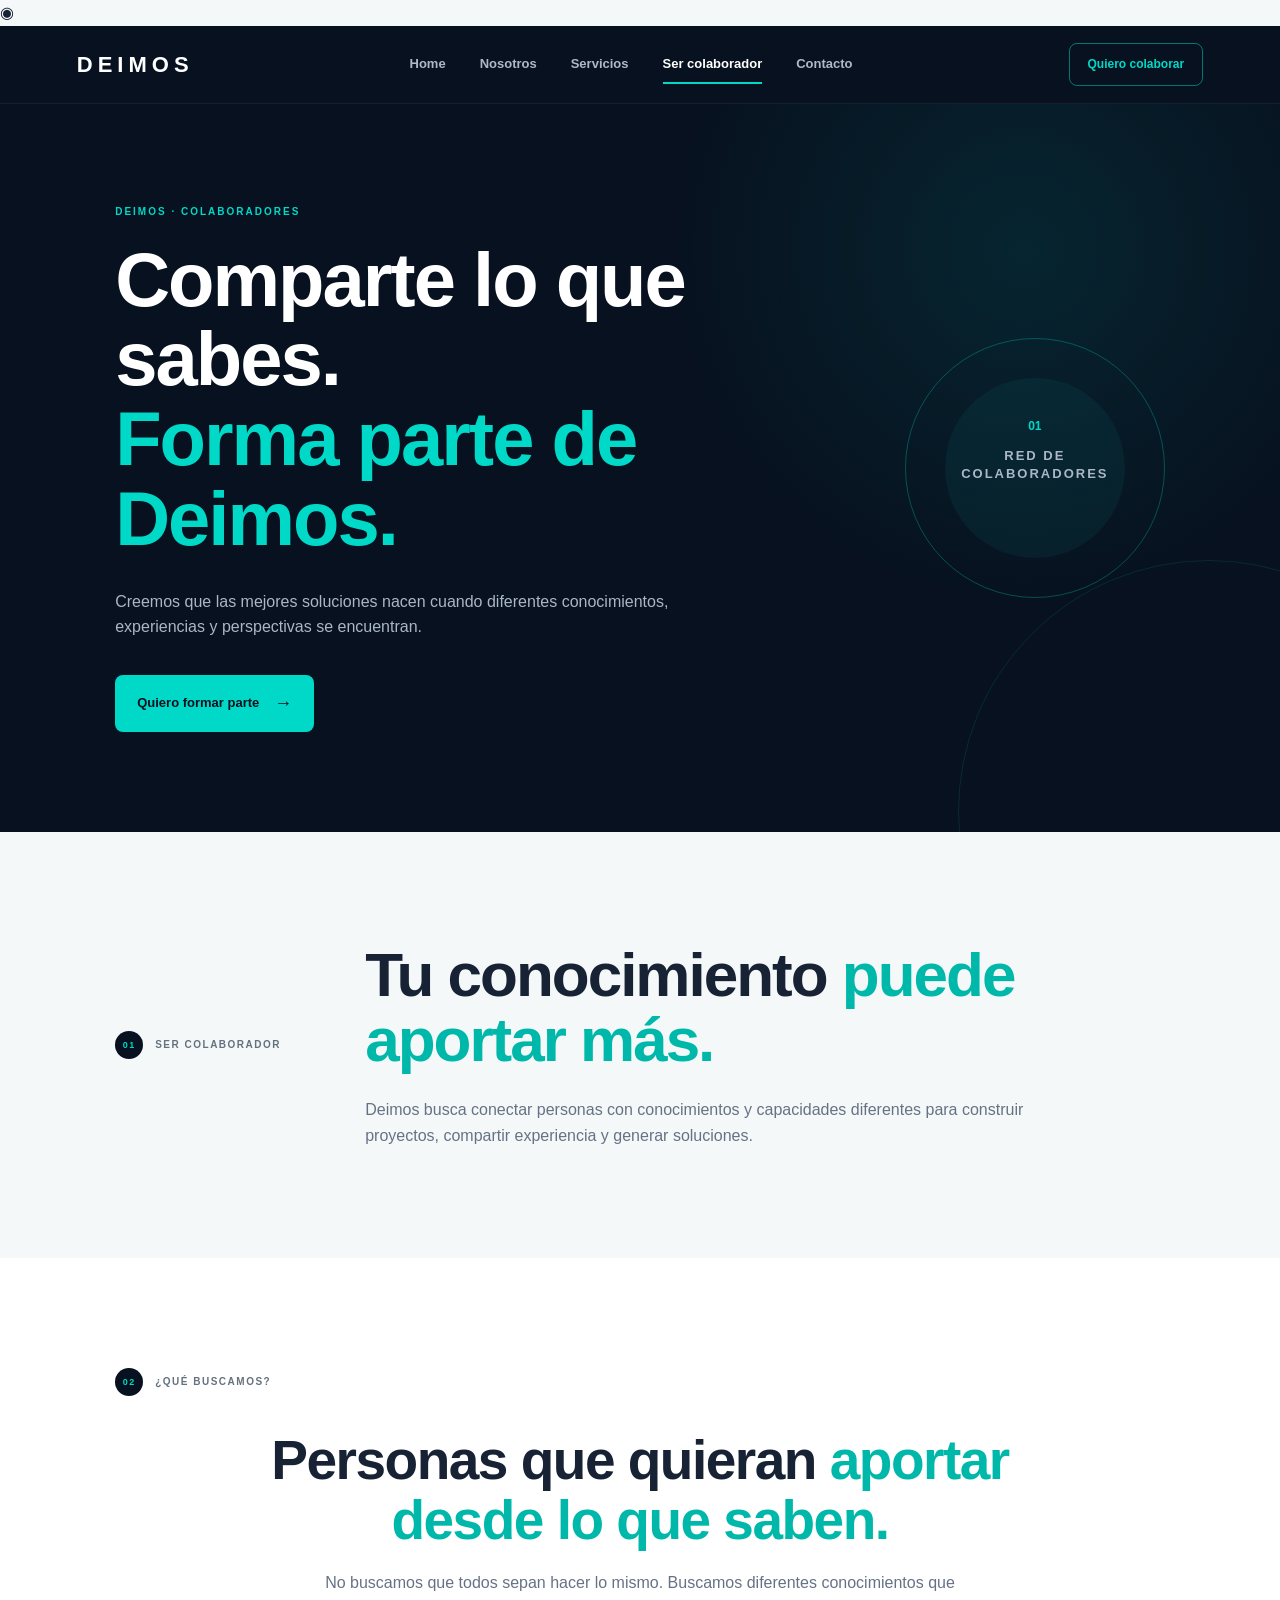
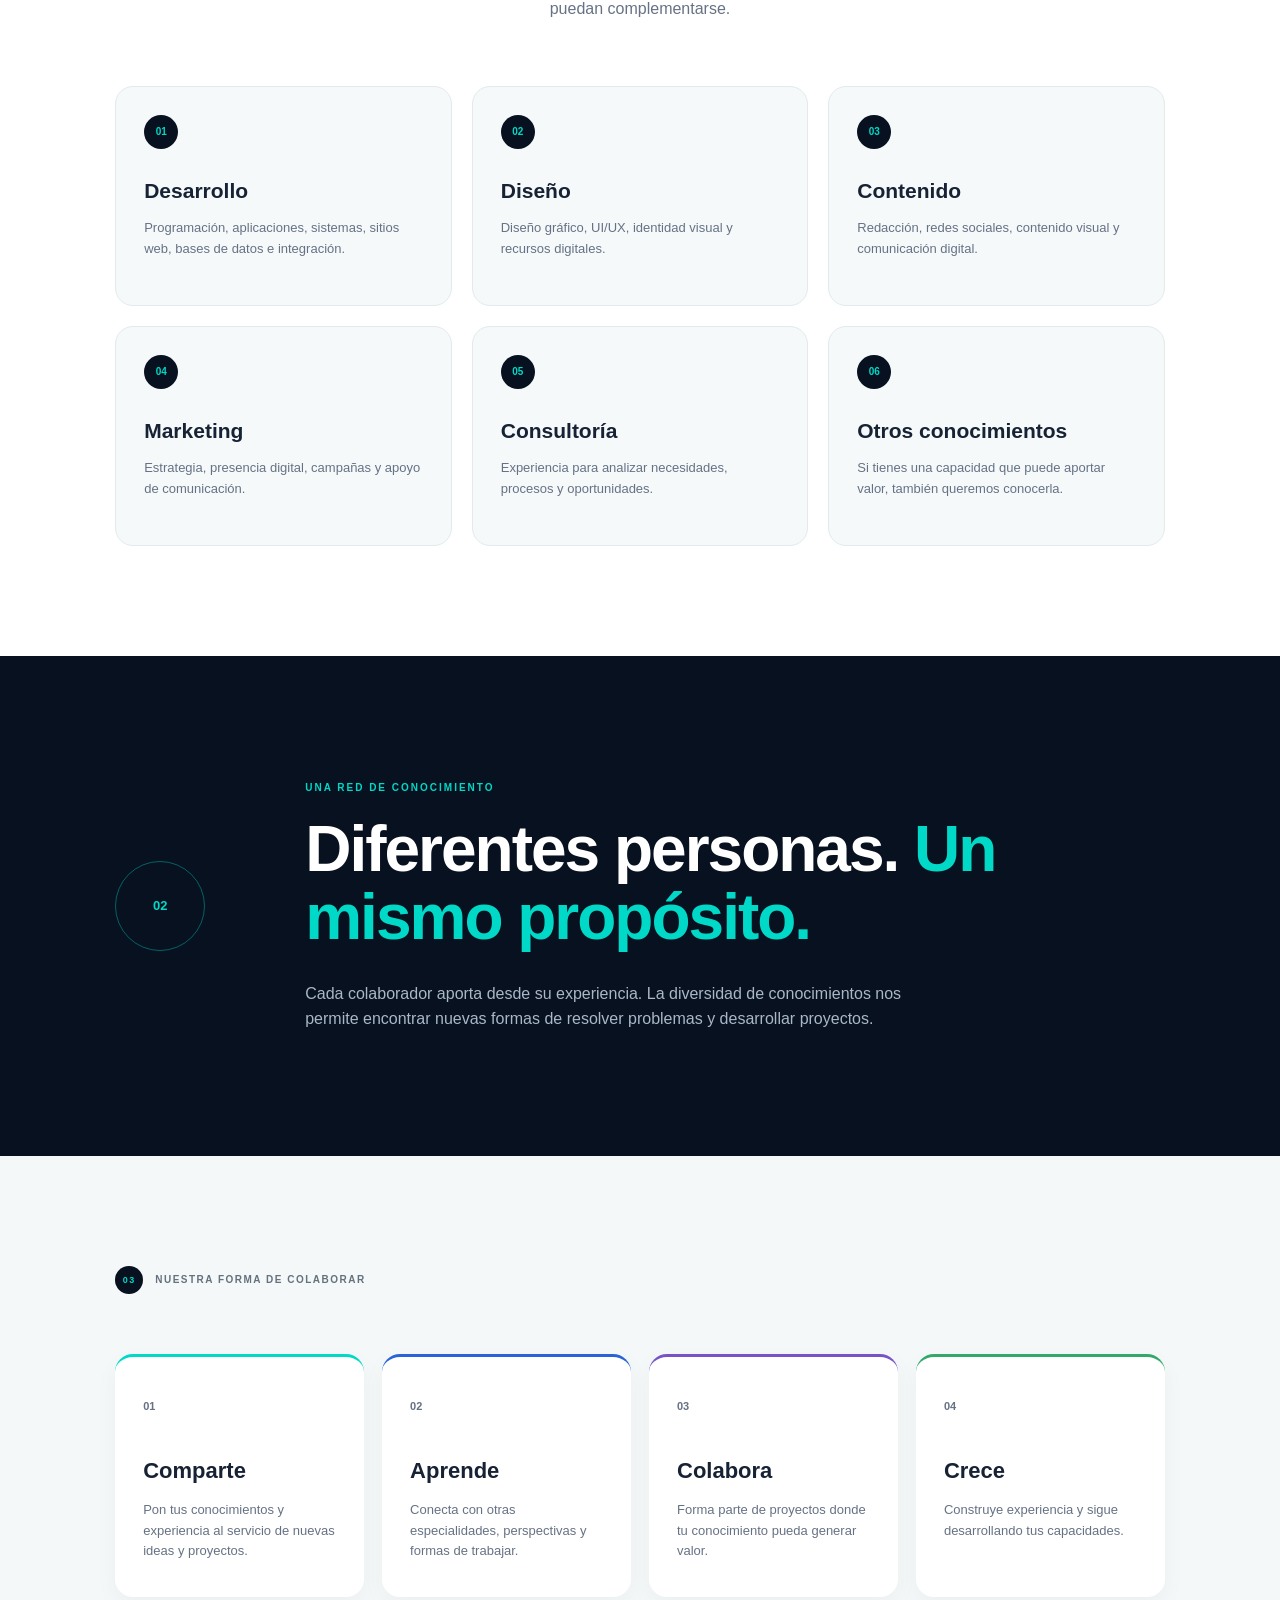
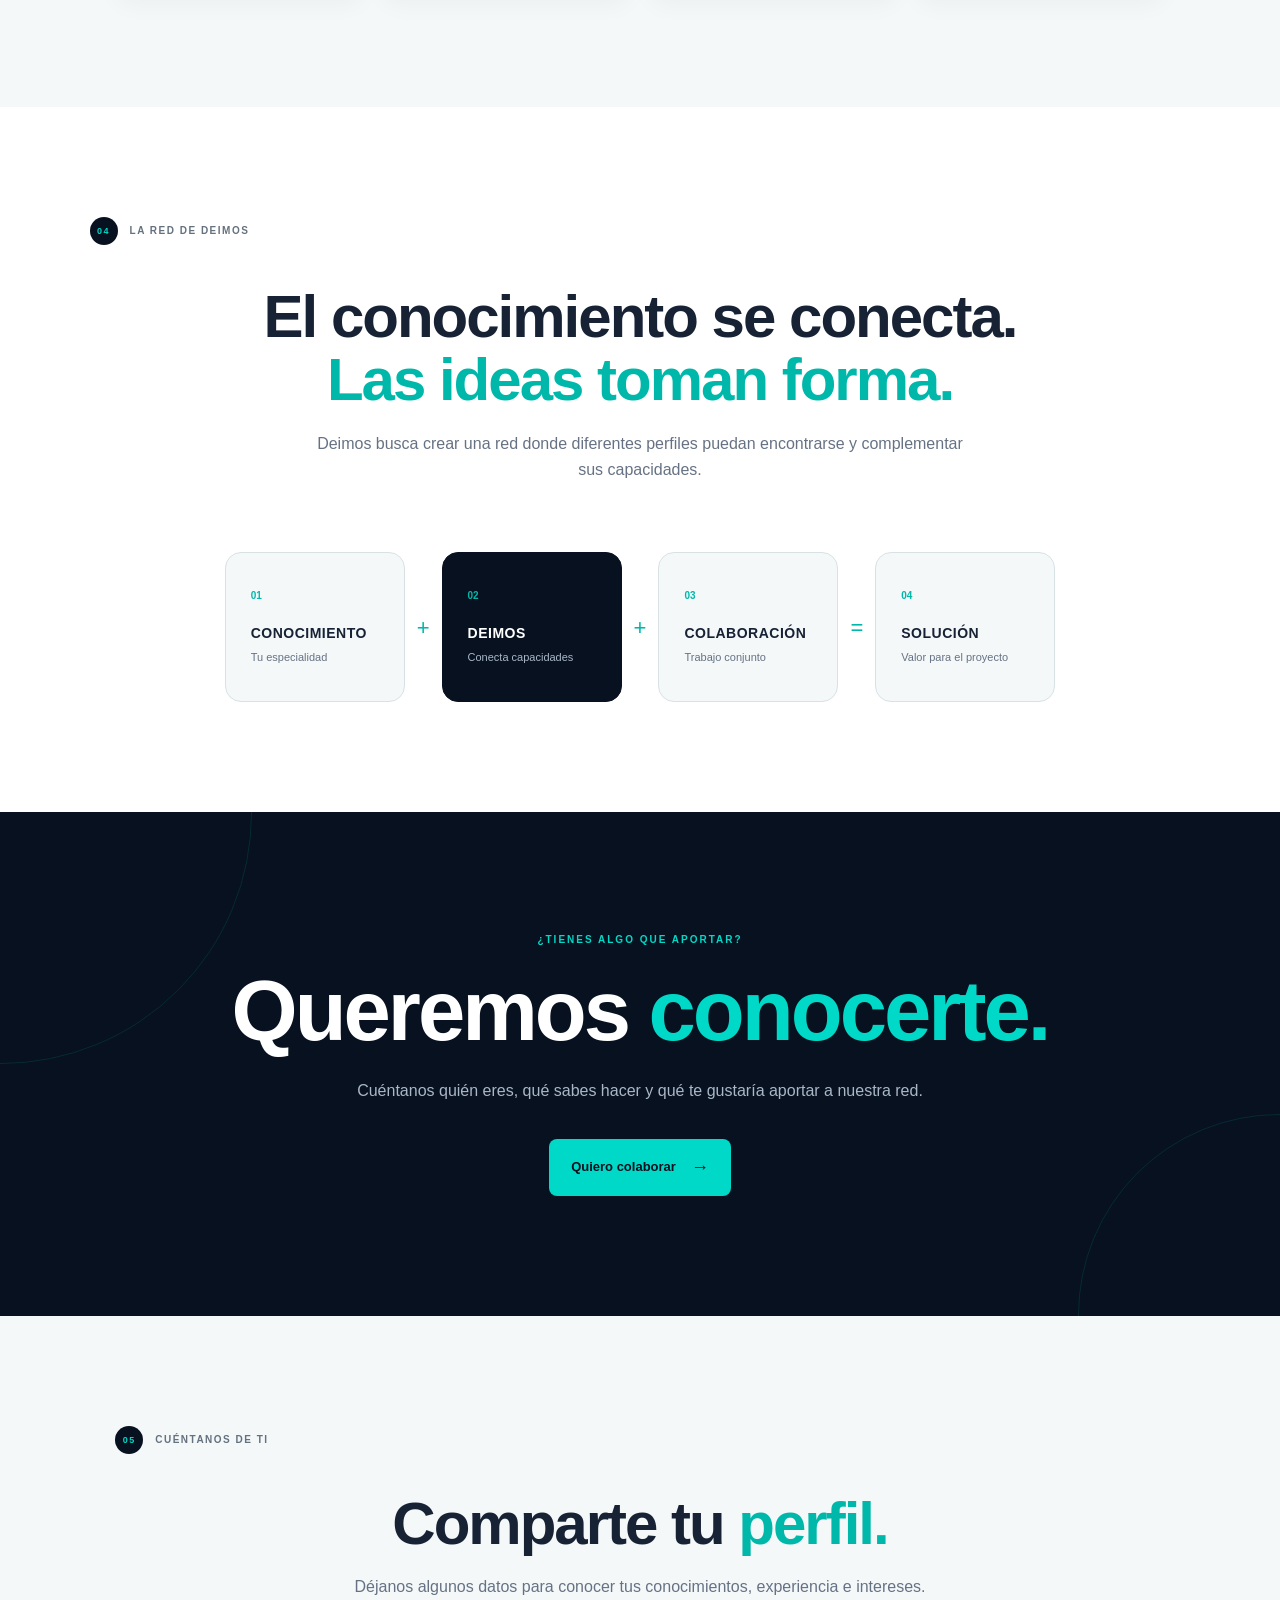
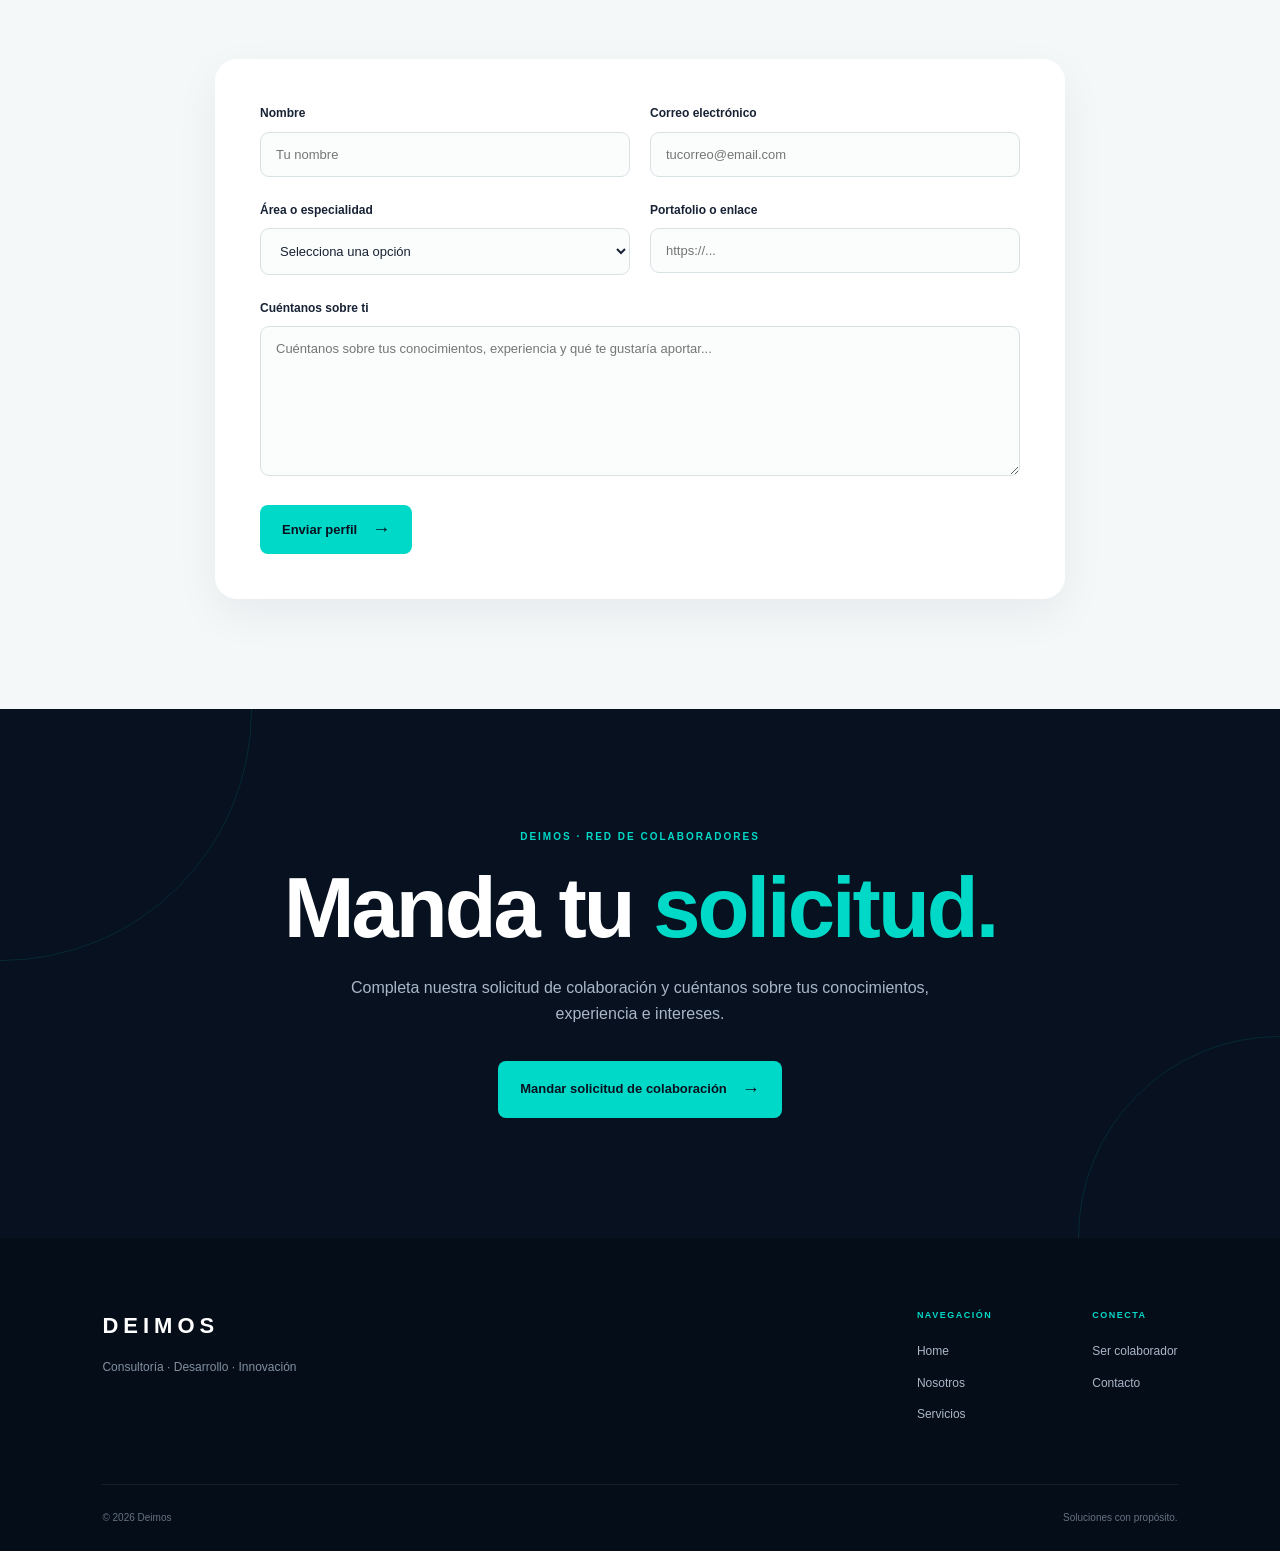
<file: colaboradores.html>
<!DOCTYPE html>
<html lang="es">
<head>
    <meta charset="UTF-8">
    <meta name="viewport" content="width=device-width, initial-scale=1.0">

    <title>Ser colaborador | Deimos</title>

    <meta name="description"
          content="Forma parte de la red de colaboradores de Deimos y comparte tus conocimientos para crear soluciones con propósito.">

    <link rel="stylesheet" href="css/colaboradores.css">
</head>

<!-- BOTÓN WHATSAPP -->
<a
    href="https://wa.me/528991595429"
    class="whatsapp-float"
    target="_blank"
    rel="noopener noreferrer"
    aria-label="Contactar por WhatsApp"
>
    <span class="whatsapp-icon">◉</span>
</a>

<body>

    <!-- =========================
         NAVBAR
    ========================== -->

    <header class="navbar">

        <a href="index.html" class="logo">
            DEIMOS
        </a>

        <nav class="nav-menu">
            <a href="index.html">Home</a>
            <a href="nosotros.html">Nosotros</a>
            <a href="servicios.html">Servicios</a>
            <a href="colaboradores.html" class="active">Ser colaborador</a>
            <a href="contacto.html">Contacto</a>
        </nav>

        <!-- ATAJO A SOLICITUD -->
        <a href="#solicitud-colaboracion" class="nav-button">
            Quiero colaborar
        </a>

    </header>


    <main>

        <!-- =========================
             HERO
        ========================== -->

        <section class="collab-hero">

            <div class="collab-hero-content">

                <span class="eyebrow">
                    DEIMOS · COLABORADORES
                </span>

                <h1>
                    Comparte lo que sabes.
                    <span>Forma parte de Deimos.</span>
                </h1>

                <p>
                    Creemos que las mejores soluciones nacen cuando
                    diferentes conocimientos, experiencias y perspectivas
                    se encuentran.
                </p>

                <!-- ATAJO A SOLICITUD -->
                <a href="#solicitud-colaboracion" class="btn-primary">
                    Quiero formar parte
                    <span>→</span>
                </a>

            </div>


            <div class="hero-mark">

                <span>01</span>

                <p>
                    RED DE<br>
                    COLABORADORES
                </p>

            </div>

        </section>


        <!-- =========================
             INTRO
        ========================== -->

        <section class="collab-intro">

            <div class="section-label">
                <span>01</span>
                SER COLABORADOR
            </div>


            <div class="intro-content">

                <h2>
                    Tu conocimiento
                    <span>puede aportar más.</span>
                </h2>

                <p>
                    Deimos busca conectar personas con conocimientos
                    y capacidades diferentes para construir proyectos,
                    compartir experiencia y generar soluciones.
                </p>

            </div>

        </section>


        <!-- =========================
             QUÉ BUSCAMOS
        ========================== -->

        <section class="collab-skills">

            <div class="section-label">
                <span>02</span>
                ¿QUÉ BUSCAMOS?
            </div>


            <div class="skills-heading">

                <h2>
                    Personas que quieran
                    <span>aportar desde lo que saben.</span>
                </h2>

                <p>
                    No buscamos que todos sepan hacer lo mismo.
                    Buscamos diferentes conocimientos que puedan
                    complementarse.
                </p>

            </div>


            <div class="skills-grid">

                <article class="skill-card">

                    <span>01</span>

                    <h3>
                        Desarrollo
                    </h3>

                    <p>
                        Programación, aplicaciones, sistemas,
                        sitios web, bases de datos e integración.
                    </p>

                </article>


                <article class="skill-card">

                    <span>02</span>

                    <h3>
                        Diseño
                    </h3>

                    <p>
                        Diseño gráfico, UI/UX, identidad visual
                        y recursos digitales.
                    </p>

                </article>


                <article class="skill-card">

                    <span>03</span>

                    <h3>
                        Contenido
                    </h3>

                    <p>
                        Redacción, redes sociales, contenido
                        visual y comunicación digital.
                    </p>

                </article>


                <article class="skill-card">

                    <span>04</span>

                    <h3>
                        Marketing
                    </h3>

                    <p>
                        Estrategia, presencia digital,
                        campañas y apoyo de comunicación.
                    </p>

                </article>


                <article class="skill-card">

                    <span>05</span>

                    <h3>
                        Consultoría
                    </h3>

                    <p>
                        Experiencia para analizar necesidades,
                        procesos y oportunidades.
                    </p>

                </article>


                <article class="skill-card">

                    <span>06</span>

                    <h3>
                        Otros conocimientos
                    </h3>

                    <p>
                        Si tienes una capacidad que puede aportar
                        valor, también queremos conocerla.
                    </p>

                </article>

            </div>

        </section>


        <!-- =========================
             FILOSOFÍA
        ========================== -->

        <section class="collab-philosophy">

            <div class="philosophy-number">
                02
            </div>


            <div class="philosophy-content">

                <span class="eyebrow">
                    UNA RED DE CONOCIMIENTO
                </span>

                <h2>
                    Diferentes personas.
                    <span>Un mismo propósito.</span>
                </h2>

                <p>
                    Cada colaborador aporta desde su experiencia.
                    La diversidad de conocimientos nos permite
                    encontrar nuevas formas de resolver problemas
                    y desarrollar proyectos.
                </p>

            </div>

        </section>


        <!-- =========================
             NUESTRA FORMA DE COLABORAR
        ========================== -->

        <section class="collab-values">

            <div class="section-label">
                <span>03</span>
                NUESTRA FORMA DE COLABORAR
            </div>


            <div class="values-grid">

                <article>

                    <span>01</span>

                    <h3>
                        Comparte
                    </h3>

                    <p>
                        Pon tus conocimientos y experiencia
                        al servicio de nuevas ideas y proyectos.
                    </p>

                </article>


                <article>

                    <span>02</span>

                    <h3>
                        Aprende
                    </h3>

                    <p>
                        Conecta con otras especialidades,
                        perspectivas y formas de trabajar.
                    </p>

                </article>


                <article>

                    <span>03</span>

                    <h3>
                        Colabora
                    </h3>

                    <p>
                        Forma parte de proyectos donde tu
                        conocimiento pueda generar valor.
                    </p>

                </article>


                <article>

                    <span>04</span>

                    <h3>
                        Crece
                    </h3>

                    <p>
                        Construye experiencia y sigue
                        desarrollando tus capacidades.
                    </p>

                </article>

            </div>

        </section>


        <!-- =========================
             RED DE DEIMOS
        ========================== -->

        <section class="collab-network">

            <div class="section-label">
                <span>04</span>
                LA RED DE DEIMOS
            </div>


            <div class="network-heading">

                <h2>
                    El conocimiento se conecta.
                    <span>Las ideas toman forma.</span>
                </h2>

                <p>
                    Deimos busca crear una red donde diferentes
                    perfiles puedan encontrarse y complementar
                    sus capacidades.
                </p>

            </div>


            <div class="network-visual">

                <div class="network-person">

                    <span>01</span>

                    <strong>
                        CONOCIMIENTO
                    </strong>

                    <small>
                        Tu especialidad
                    </small>

                </div>


                <div class="network-connector">
                    +
                </div>


                <div class="network-person network-center">

                    <span>02</span>

                    <strong>
                        DEIMOS
                    </strong>

                    <small>
                        Conecta capacidades
                    </small>

                </div>


                <div class="network-connector">
                    +
                </div>


                <div class="network-person">

                    <span>03</span>

                    <strong>
                        COLABORACIÓN
                    </strong>

                    <small>
                        Trabajo conjunto
                    </small>

                </div>


                <div class="network-connector">
                    =
                </div>


                <div class="network-result">

                    <span>04</span>

                    <strong>
                        SOLUCIÓN
                    </strong>

                    <small>
                        Valor para el proyecto
                    </small>

                </div>

            </div>

        </section>


        <!-- =========================
             INVITACIÓN
        ========================== -->

        <section class="collab-invite">

            <span class="eyebrow">
                ¿TIENES ALGO QUE APORTAR?
            </span>

            <h2>
                Queremos
                <span>conocerte.</span>
            </h2>

            <p>
                Cuéntanos quién eres, qué sabes hacer y
                qué te gustaría aportar a nuestra red.
            </p>

            <a
                href="#solicitud-colaboracion"
                class="btn-primary"
            >
                Quiero colaborar
                <span>→</span>
            </a>

        </section>


        <!-- =========================
             FORMULARIO ANTERIOR
        ========================== -->

        <section class="collab-form-section" id="postularme">

            <div class="section-label">
                <span>05</span>
                CUÉNTANOS DE TI
            </div>


            <div class="form-heading">

                <h2>
                    Comparte tu
                    <span>perfil.</span>
                </h2>

                <p>
                    Déjanos algunos datos para conocer tus
                    conocimientos, experiencia e intereses.
                </p>

            </div>


            <form class="collab-form">

                <div class="form-row">

                    <div class="form-group">

                        <label for="nombre">
                            Nombre
                        </label>

                        <input
                            type="text"
                            id="nombre"
                            name="nombre"
                            placeholder="Tu nombre"
                        >

                    </div>


                    <div class="form-group">

                        <label for="correo">
                            Correo electrónico
                        </label>

                        <input
                            type="email"
                            id="correo"
                            name="correo"
                            placeholder="tucorreo@email.com"
                        >

                    </div>

                </div>


                <div class="form-row">

                    <div class="form-group">

                        <label for="especialidad">
                            Área o especialidad
                        </label>

                        <select
                            id="especialidad"
                            name="especialidad"
                        >

                            <option value="">
                                Selecciona una opción
                            </option>

                            <option value="desarrollo">
                                Desarrollo / Tecnología
                            </option>

                            <option value="diseno">
                                Diseño
                            </option>

                            <option value="contenido">
                                Contenido
                            </option>

                            <option value="marketing">
                                Marketing
                            </option>

                            <option value="consultoria">
                                Consultoría
                            </option>

                            <option value="otra">
                                Otra
                            </option>

                        </select>

                    </div>


                    <div class="form-group">

                        <label for="portafolio">
                            Portafolio o enlace
                        </label>

                        <input
                            type="url"
                            id="portafolio"
                            name="portafolio"
                            placeholder="https://..."
                        >

                    </div>

                </div>


                <div class="form-group">

                    <label for="mensaje">
                        Cuéntanos sobre ti
                    </label>

                    <textarea
                        id="mensaje"
                        name="mensaje"
                        rows="6"
                        placeholder="Cuéntanos sobre tus conocimientos, experiencia y qué te gustaría aportar..."
                    ></textarea>

                </div>


                <button
                    type="submit"
                    class="btn-primary form-button"
                >
                    Enviar perfil
                    <span>→</span>
                </button>

            </form>

        </section>


        <!-- =====================================================
             NUEVO APARTADO DE SOLICITUD DE COLABORACIÓN
             ESTE ES EL BOTÓN QUE CONECTA CON JOTFORM
        ====================================================== -->

        <section
            class="collab-invite"
            id="solicitud-colaboracion"
        >

            <span class="eyebrow">
                DEIMOS · RED DE COLABORADORES
            </span>

            <h2>
                Manda tu
                <span>solicitud.</span>
            </h2>

            <p>
                Completa nuestra solicitud de colaboración
                y cuéntanos sobre tus conocimientos,
                experiencia e intereses.
            </p>

            <a
                href="formulario-colaboradores.html"
                class="btn-primary"
                target="_blank"
                rel="noopener noreferrer"
            >
                Mandar solicitud de colaboración
                <span>→</span>
            </a>

        </section>

    </main>


    <!-- =========================
         FOOTER
    ========================== -->

    <footer class="footer">

        <div class="footer-main">

            <div class="footer-brand">

                <a href="index.html" class="logo">
                    DEIMOS
                </a>

                <p>
                    Consultoría · Desarrollo · Innovación
                </p>

            </div>


            <div class="footer-links">

                <div>

                    <span>NAVEGACIÓN</span>

                    <a href="index.html">
                        Home
                    </a>

                    <a href="nosotros.html">
                        Nosotros
                    </a>

                    <a href="servicios.html">
                        Servicios
                    </a>

                </div>


                <div>

                    <span>CONECTA</span>

                    <a href="colaboradores.html">
                        Ser colaborador
                    </a>

                    <a href="contacto.html">
                        Contacto
                    </a>

                </div>

            </div>

        </div>


        <div class="footer-bottom">

            <span>
                © 2026 Deimos
            </span>

            <span>
                Soluciones con propósito.
            </span>

        </div>

    </footer>

</body>
</html>
</file>
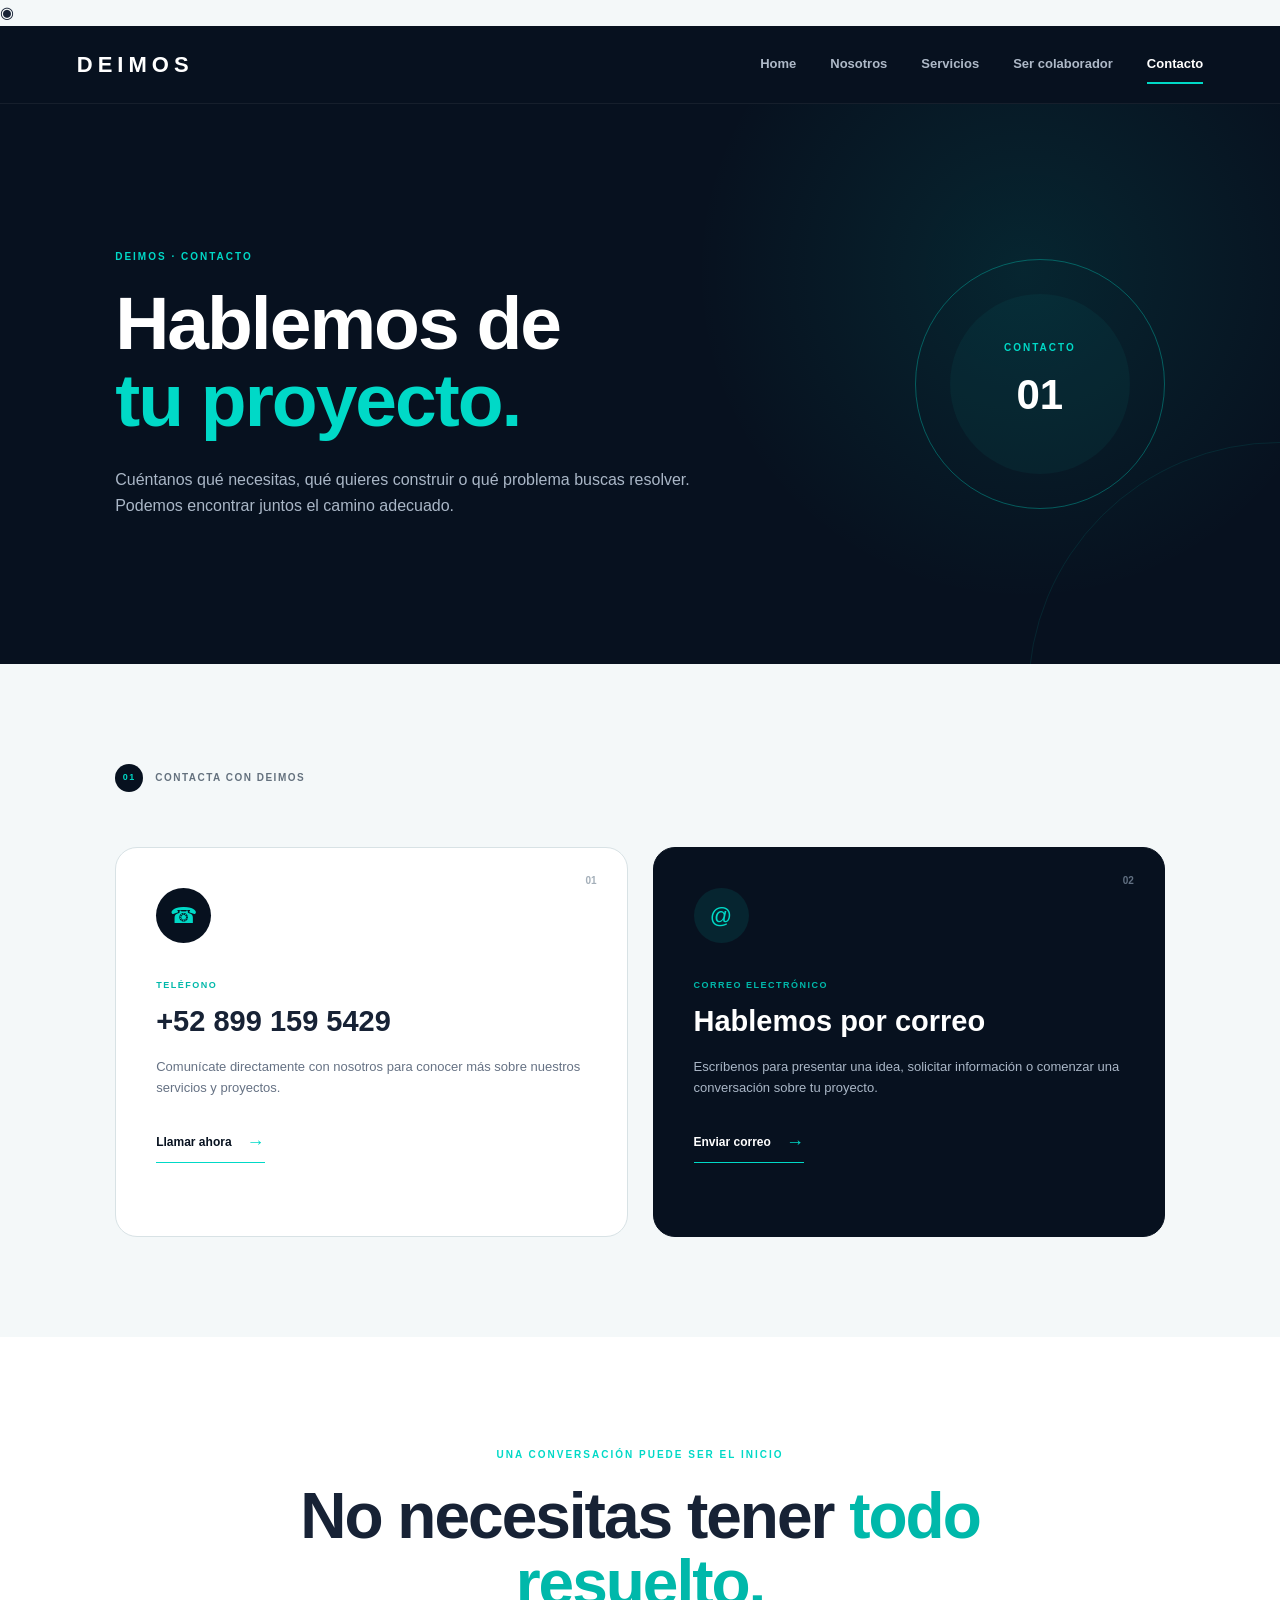
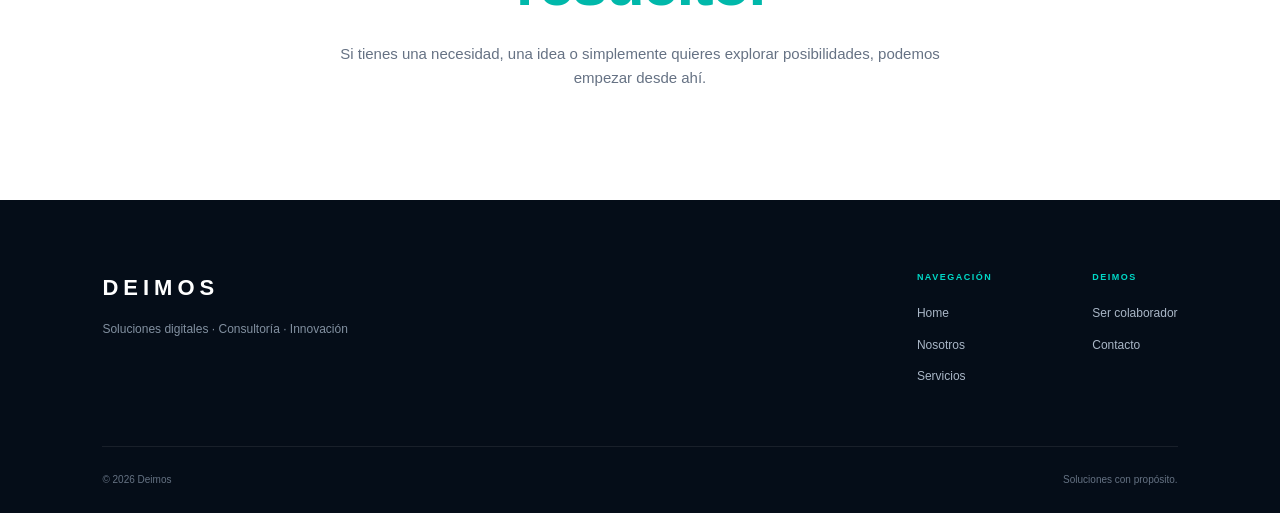
<file: contacto.html>
<!DOCTYPE html>
<html lang="es">
<head>
    <meta charset="UTF-8">
    <meta name="viewport" content="width=device-width, initial-scale=1.0">

    <title>Contacto | Deimos</title>

    <link rel="stylesheet" href="css/contacto.css">
</head>

<!-- BOTÓN WHATSAPP -->
<a
    href="https://wa.me/528991595429"
    class="whatsapp-float"
    target="_blank"
    rel="noopener noreferrer"
    aria-label="Contactar por WhatsApp"
>
    <span class="whatsapp-icon">◉</span>
</a>

<body>

    <!-- =========================
         NAVBAR
    ========================== -->

    <header class="navbar">

        <a href="index.html" class="logo">
            DEIMOS
        </a>

        <nav class="nav-menu">
            <a href="index.html">Home</a>
            <a href="nosotros.html">Nosotros</a>
            <a href="servicios.html">Servicios</a>
            <a href="colaboradores.html">Ser colaborador</a>
            <a href="contacto.html" class="active">Contacto</a>
        </nav>

    </header>


    <!-- =========================
         HERO CONTACTO
    ========================== -->

    <section class="contact-hero">

        <div class="hero-content">

            <span class="eyebrow">
                DEIMOS · CONTACTO
            </span>

            <h1>
                Hablemos de
                <span>tu proyecto.</span>
            </h1>

            <p>
                Cuéntanos qué necesitas, qué quieres construir
                o qué problema buscas resolver. Podemos encontrar
                juntos el camino adecuado.
            </p>

        </div>

        <div class="hero-circle">
            <span>CONTACTO</span>
            <strong>01</strong>
        </div>

    </section>


    <!-- =========================
         CONTACT INFORMATION
    ========================== -->

    <section class="contact-section">

        <div class="section-label">
            <span>01</span>
            CONTACTA CON DEIMOS
        </div>

        <div class="contact-grid">

            <!-- TELÉFONO -->

            <article class="contact-card">

                <div class="card-number">
                    01
                </div>

                <div class="card-icon">
                    ☎
                </div>

                <span class="card-label">
                    TELÉFONO
                </span>

                <h2>
                    +52 899 159 5429
                </h2>

                <p>
                    Comunícate directamente con nosotros
                    para conocer más sobre nuestros servicios
                    y proyectos.
                </p>

                <a href="tel:+528991595429" class="contact-link">
                    Llamar ahora
                    <span>→</span>
                </a>

            </article>


            <!-- CORREO -->

            <article class="contact-card featured">

                <div class="card-number">
                    02
                </div>

                <div class="card-icon">
                    @
                </div>

                <span class="card-label">
                    CORREO ELECTRÓNICO
                </span>

                <h2>
                    Hablemos por correo
                </h2>

                <p>
                    Escríbenos para presentar una idea,
                    solicitar información o comenzar
                    una conversación sobre tu proyecto.
                </p>

                <a
                    href="mailto:cm.elvira09@gmail.com"
                    class="contact-link"
                >
                    Enviar correo
                    <span>→</span>
                </a>

            </article>

        </div>

    </section>


    <!-- =========================
         MENSAJE
    ========================== -->

    <section class="contact-message">

        <div class="message-content">

            <span class="eyebrow">
                UNA CONVERSACIÓN PUEDE SER EL INICIO
            </span>

            <h2>
                No necesitas tener
                <span>todo resuelto.</span>
            </h2>

            <p>
                Si tienes una necesidad, una idea o simplemente
                quieres explorar posibilidades, podemos empezar
                desde ahí.
            </p>

        </div>

    </section>


    <!-- =========================
         FOOTER
    ========================== -->

    <footer class="footer">

        <div class="footer-main">

            <div class="footer-brand">

                <div class="logo">
                    DEIMOS
                </div>

                <p>
                    Soluciones digitales · Consultoría · Innovación
                </p>

            </div>


            <div class="footer-links">

                <div>

                    <span>NAVEGACIÓN</span>

                    <a href="index.html">Home</a>
                    <a href="nosotros.html">Nosotros</a>
                    <a href="servicios.html">Servicios</a>

                </div>


                <div>

                    <span>DEIMOS</span>

                    <a href="colaboradores.html">
                        Ser colaborador
                    </a>

                    <a href="contacto.html">
                        Contacto
                    </a>

                </div>

            </div>

        </div>


        <div class="footer-bottom">

            <span>
                © 2026 Deimos
            </span>

            <span>
                Soluciones con propósito.
            </span>

        </div>

    </footer>

</body>
</html>
</file>
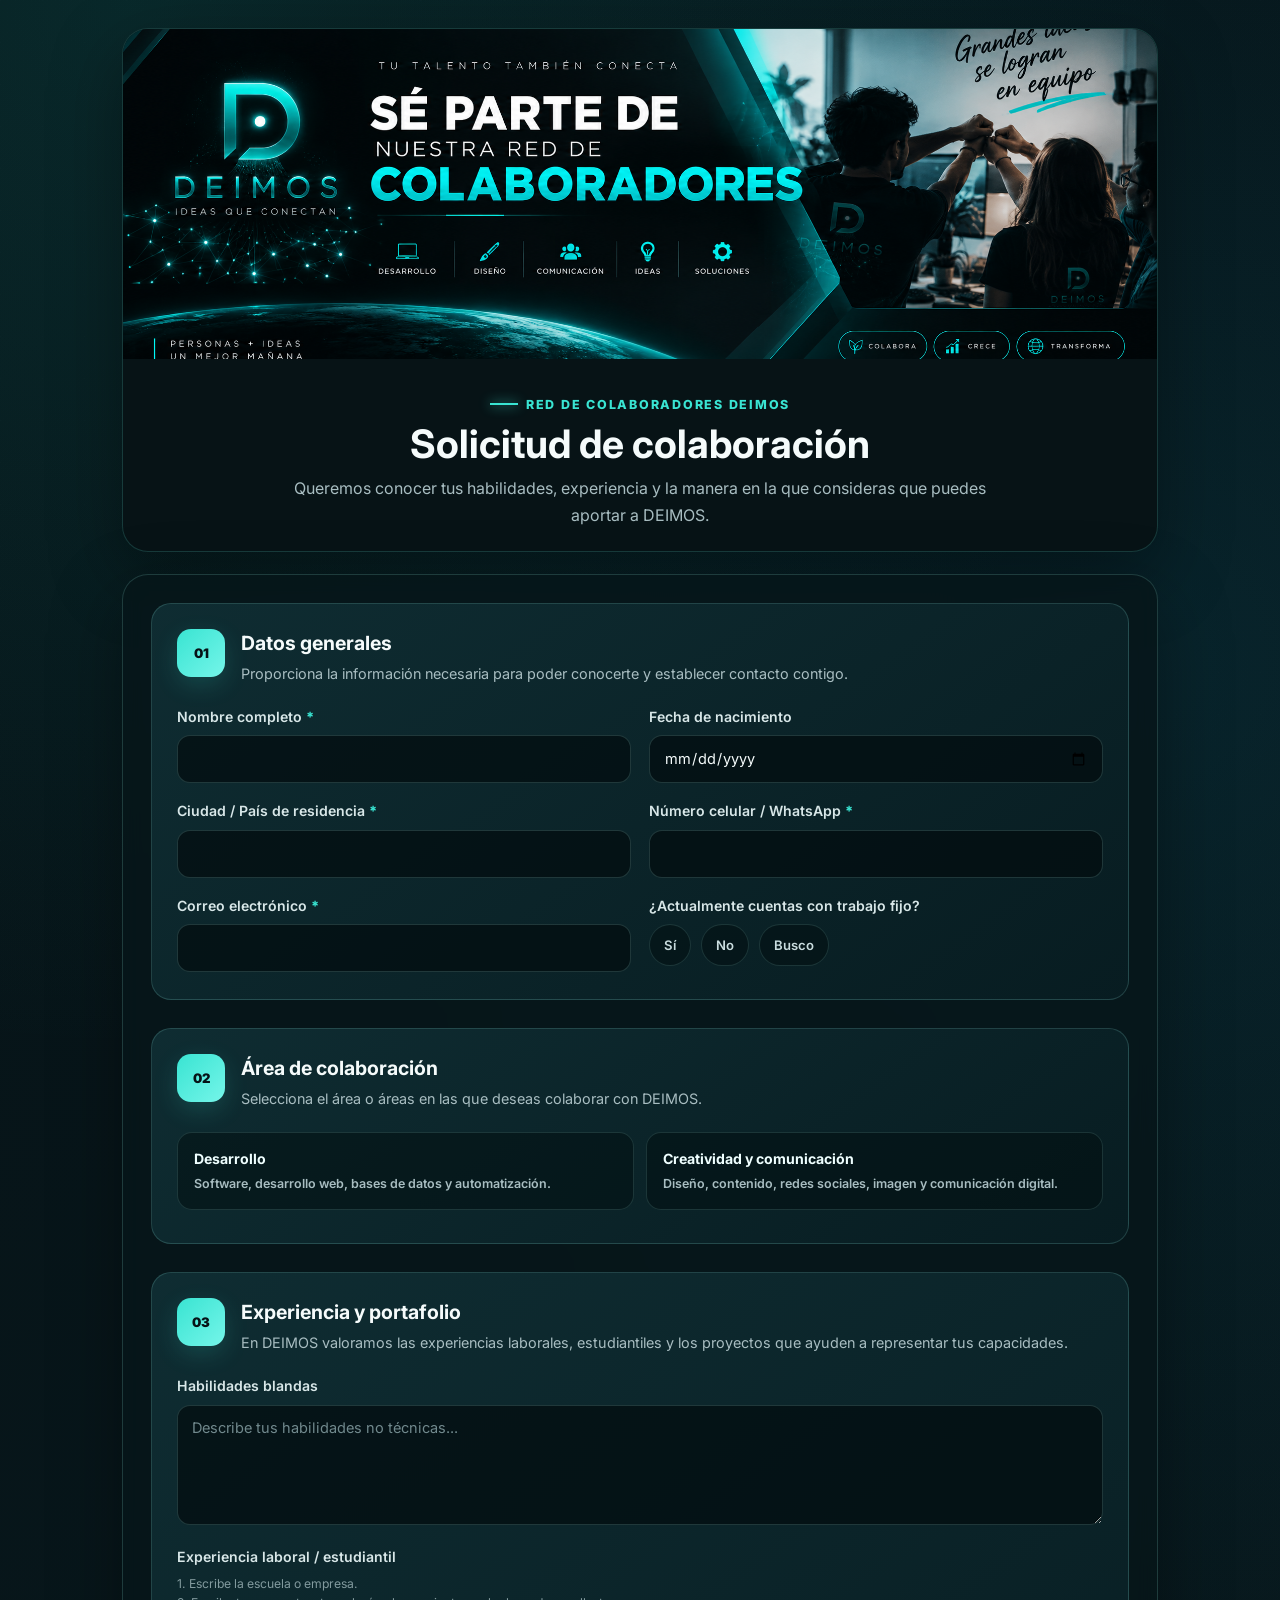
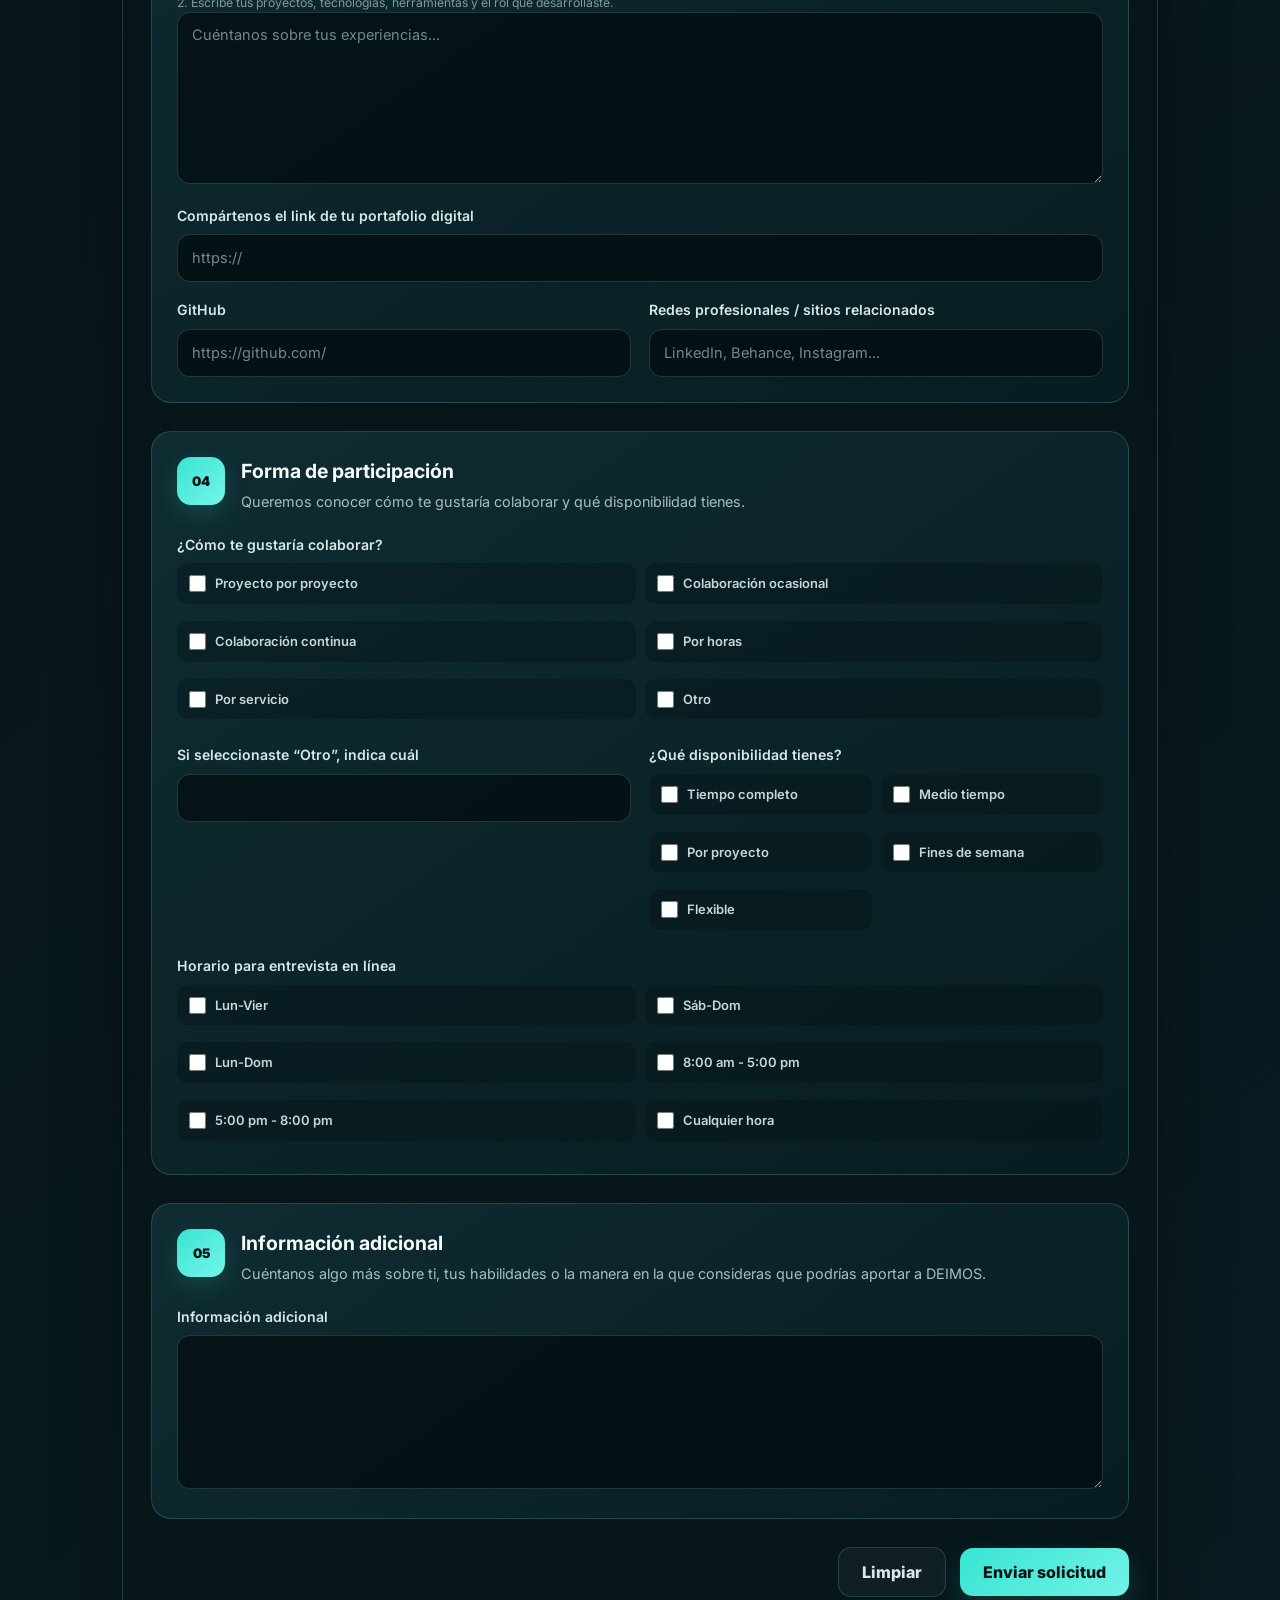
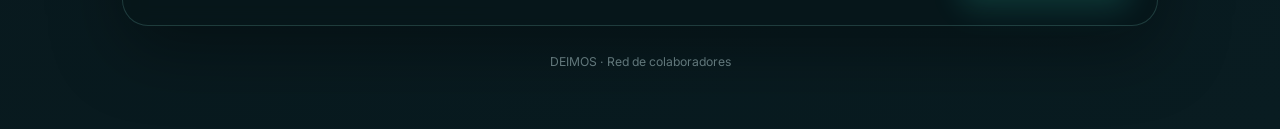
<file: formulario-colaboradores.html>
<!DOCTYPE html>
<html lang="es">
<head>
    <meta charset="UTF-8">
    <meta name="viewport" content="width=device-width, initial-scale=1.0">

    <meta name="description"
          content="Solicitud para formar parte de la red de colaboradores de DEIMOS.">

    <title>Ser colaborador | DEIMOS</title>

    <link rel="stylesheet" href="css/formulario-colaboradores.css">
</head>

<body>

<main class="page">

    <!-- =====================================================
         BANNER
    ====================================================== -->

    <header class="hero">

        <img
            src="img/Banner ser colaborador web ofi.png"
            alt="DEIMOS - Solicitud de colaboración"
        >

        <div class="intro">

            <div class="eyebrow">
                Red de colaboradores DEIMOS
            </div>

            <h1>
                Solicitud de colaboración
            </h1>

            <p>
                Queremos conocer tus habilidades, experiencia y la manera
                en la que consideras que puedes aportar a DEIMOS.
            </p>

        </div>

    </header>


    <!-- =====================================================
         FORMULARIO
    ====================================================== -->

    <form
        id="collaboratorForm"
        class="form-shell"
        novalidate
    >


        <!-- =================================================
             01 DATOS GENERALES
        ================================================== -->

        <section class="section">

            <div class="section-heading">

                <div class="section-number">
                    01
                </div>

                <div>

                    <h2>
                        Datos generales
                    </h2>

                    <p class="section-description">
                        Proporciona la información necesaria para poder
                        conocerte y establecer contacto contigo.
                    </p>

                </div>

            </div>


            <div class="grid">


                <div class="field">

                    <label for="nombre">
                        Nombre completo
                        <span class="required">*</span>
                    </label>

                    <input
                        id="nombre"
                        name="nombre"
                        type="text"
                        autocomplete="name"
                        required
                    >

                    <div class="error-message">
                        Ingresa tu nombre completo.
                    </div>

                </div>


                <div class="field">

                    <label for="fechaNacimiento">
                        Fecha de nacimiento
                    </label>

                    <input
                        id="fechaNacimiento"
                        name="fechaNacimiento"
                        type="date"
                    >

                </div>


                <div class="field">

                    <label for="residencia">
                        Ciudad / País de residencia
                        <span class="required">*</span>
                    </label>

                    <input
                        id="residencia"
                        name="residencia"
                        type="text"
                        required
                    >

                    <div class="error-message">
                        Indica tu ciudad y país de residencia.
                    </div>

                </div>


                <div class="field">

                    <label for="celular">
                        Número celular / WhatsApp
                        <span class="required">*</span>
                    </label>

                    <input
                        id="celular"
                        name="celular"
                        type="tel"
                        autocomplete="tel"
                        required
                    >

                    <div class="error-message">
                        Ingresa un número de contacto.
                    </div>

                </div>


                <div class="field">

                    <label for="correo">
                        Correo electrónico
                        <span class="required">*</span>
                    </label>

                    <input
                        id="correo"
                        name="correo"
                        type="email"
                        autocomplete="email"
                        required
                    >

                    <div class="error-message">
                        Ingresa un correo válido.
                    </div>

                </div>


                <div class="field">

                    <span class="field-label">
                        ¿Actualmente cuentas con trabajo fijo?
                    </span>

                    <div class="radio-row">

                        <label class="pill">
                            <input
                                type="radio"
                                name="trabajoFijo"
                                value="Sí"
                            >
                            <span>Sí</span>
                        </label>

                        <label class="pill">
                            <input
                                type="radio"
                                name="trabajoFijo"
                                value="No"
                            >
                            <span>No</span>
                        </label>

                        <label class="pill">
                            <input
                                type="radio"
                                name="trabajoFijo"
                                value="Busco"
                            >
                            <span>Busco</span>
                        </label>

                    </div>

                </div>

            </div>

        </section>



        <!-- =================================================
             02 ÁREA DE COLABORACIÓN
        ================================================== -->

        <section
            class="section"
            id="areaSection"
        >

            <div class="section-heading">

                <div class="section-number">
                    02
                </div>

                <div>

                    <h2>
                        Área de colaboración
                    </h2>

                    <p class="section-description">
                        Selecciona el área o áreas en las que deseas
                        colaborar con DEIMOS.
                    </p>

                </div>

            </div>


            <!-- TARJETAS -->

            <div
                class="choice-grid"
                id="areaChoices"
            >

                <label class="choice">

                    <input
                        type="checkbox"
                        name="areas"
                        value="Desarrollo"
                    >

                    <div class="choice-card">

                        <strong>
                            Desarrollo
                        </strong>

                        <span>
                            Software, desarrollo web, bases de datos
                            y automatización.
                        </span>

                    </div>

                </label>


                <label class="choice">

                    <input
                        type="checkbox"
                        name="areas"
                        value="Creatividad y comunicación"
                    >

                    <div class="choice-card">

                        <strong>
                            Creatividad y comunicación
                        </strong>

                        <span>
                            Diseño, contenido, redes sociales,
                            imagen y comunicación digital.
                        </span>

                    </div>

                </label>

            </div>


            <div
                id="areaError"
                class="status error"
                style="display:none"
            >
                Selecciona al menos un área de colaboración.
            </div>



            <!-- =================================================
                 DESARROLLO
            ================================================== -->

            <div
                class="sub-block"
                id="desarrolloBlock"
            >

                <h3 class="sub-title">
                    Perfil de desarrollo
                </h3>


                <div class="grid">


                    <div class="field">

                        <label for="especialidadDev">
                            Área principal de especialización
                        </label>

                        <select
                            id="especialidadDev"
                            name="especialidadDev"
                        >

                            <option value="">
                                Selecciona una opción
                            </option>

                            <option>
                                Desarrollo de software
                            </option>

                            <option>
                                Desarrollo web
                            </option>

                            <option>
                                Bases de datos
                            </option>

                            <option>
                                Automatización
                            </option>

                            <option>
                                Otra
                            </option>

                        </select>

                    </div>


                    <div class="field">

                        <label for="lenguajes">
                            Lenguajes de programación que domines
                        </label>

                        <input
                            id="lenguajes"
                            name="lenguajes"
                            type="text"
                            placeholder="Ej. Python, JavaScript, SQL..."
                        >

                    </div>


                    <div class="field full">

                        <label for="tecnologias">
                            Tecnologías, frameworks o herramientas
                        </label>

                        <textarea
                            id="tecnologias"
                            name="tecnologias"
                            placeholder="Cuéntanos qué tecnologías, frameworks y herramientas utilizas."
                        ></textarea>

                    </div>


                    <div class="field">

                        <label for="nivelDev">
                            Nivel que consideras que tienes
                        </label>

                        <select
                            id="nivelDev"
                            name="nivelDev"
                        >

                            <option value="">
                                Selecciona una opción
                            </option>

                            <option>Principiante</option>
                            <option>Intermedio</option>
                            <option>Avanzado</option>
                            <option>Profesional</option>

                        </select>

                    </div>


                    <div class="field">

                        <span class="field-label">
                            ¿Has usado estructuras condicionales?
                        </span>

                        <div class="radio-row">

                            <label class="pill">
                                <input
                                    type="radio"
                                    name="condicionales"
                                    value="Sí"
                                >
                                <span>Sí</span>
                            </label>

                            <label class="pill">
                                <input
                                    type="radio"
                                    name="condicionales"
                                    value="No"
                                >
                                <span>No</span>
                            </label>

                            <label class="pill">
                                <input
                                    type="radio"
                                    name="condicionales"
                                    value="Busco aprender"
                                >
                                <span>Busco aprender</span>
                            </label>

                        </div>

                    </div>


                    <div class="field full">

                        <label for="estructuras">
                            ¿Cuáles estructuras condicionales has usado?
                        </label>

                        <input
                            id="estructuras"
                            name="estructuras"
                            type="text"
                        >

                    </div>


                    <div class="field full">

                        <span class="field-label">
                            Programación Orientada a Objetos
                        </span>

                        <div class="radio-row">

                            <label class="pill">
                                <input
                                    type="radio"
                                    name="poo"
                                    value="Sí"
                                >
                                <span>Sí</span>
                            </label>

                            <label class="pill">
                                <input
                                    type="radio"
                                    name="poo"
                                    value="No"
                                >
                                <span>No</span>
                            </label>

                        </div>

                    </div>


                    <div class="field full">

                        <label for="proyectosPOO">
                            Si escogiste “Sí”, menciona en qué
                            proyectos/programas la has utilizado
                        </label>

                        <textarea
                            id="proyectosPOO"
                            name="proyectosPOO"
                        ></textarea>

                    </div>


                    <div class="field full">

                        <span class="field-label">
                            ¿Has usado IA para el desarrollo?
                        </span>

                        <div class="radio-row">

                            <label class="pill">
                                <input
                                    type="radio"
                                    name="iaDesarrollo"
                                    value="Sí"
                                >
                                <span>Sí</span>
                            </label>

                            <label class="pill">
                                <input
                                    type="radio"
                                    name="iaDesarrollo"
                                    value="No"
                                >
                                <span>No</span>
                            </label>

                            <label class="pill">
                                <input
                                    type="radio"
                                    name="iaDesarrollo"
                                    value="Busco aprender"
                                >
                                <span>Busco aprender</span>
                            </label>

                        </div>

                    </div>


                    <div class="field full">

                        <label for="desarrollosIA">
                            ¿Qué tipo de desarrollos con IA has realizado?
                        </label>

                        <input
                            id="desarrollosIA"
                            name="desarrollosIA"
                            type="text"
                        >

                    </div>


                    <div class="field full">

                        <span class="field-label">
                            Conocimiento de bases de datos relacionales
                        </span>

                        <div class="radio-row">

                            <label class="pill">
                                <input
                                    type="radio"
                                    name="bdRelacionalesNivel"
                                    value="Reglas básicas"
                                >
                                <span>Reglas básicas</span>
                            </label>

                            <label class="pill">
                                <input
                                    type="radio"
                                    name="bdRelacionalesNivel"
                                    value="Dominio completo"
                                >
                                <span>Dominio completo</span>
                            </label>

                            <label class="pill">
                                <input
                                    type="radio"
                                    name="bdRelacionalesNivel"
                                    value="Teórico"
                                >
                                <span>Teórico</span>
                            </label>

                        </div>

                    </div>


                    <div class="field full">

                        <span class="field-label">
                            ¿Tienes experiencia con bases de datos
                            o servicios en la nube?
                        </span>

                        <div class="radio-row">

                            <label class="pill">
                                <input
                                    type="radio"
                                    name="nube"
                                    value="Sí"
                                >
                                <span>Sí</span>
                            </label>

                            <label class="pill">
                                <input
                                    type="radio"
                                    name="nube"
                                    value="No"
                                >
                                <span>No</span>
                            </label>

                        </div>

                    </div>


                    <div class="field full">

                        <label for="cualesNube">
                            En caso de ser “Sí”, menciona cuáles
                        </label>

                        <input
                            id="cualesNube"
                            name="cualesNube"
                            type="text"
                        >

                    </div>


                    <div class="field">

                        <span class="field-label">
                            Conocimiento de bases de datos no relacionales
                        </span>

                        <div class="radio-row">

                            <label class="pill">
                                <input
                                    type="radio"
                                    name="bdNoRelacionales"
                                    value="Sí"
                                >
                                <span>Sí</span>
                            </label>

                            <label class="pill">
                                <input
                                    type="radio"
                                    name="bdNoRelacionales"
                                    value="No"
                                >
                                <span>No</span>
                            </label>

                        </div>

                    </div>


                    <div class="field">

                        <span class="field-label">
                            Experiencia o conocimiento previo de GitHub
                        </span>

                        <div class="radio-row">

                            <label class="pill">
                                <input
                                    type="radio"
                                    name="githubExp"
                                    value="Sí"
                                >
                                <span>Sí</span>
                            </label>

                            <label class="pill">
                                <input
                                    type="radio"
                                    name="githubExp"
                                    value="No"
                                >
                                <span>No</span>
                            </label>

                        </div>

                    </div>


                    <div class="field full">

                        <label for="githubComo">
                            En caso de ser “Sí”, menciona cómo
                        </label>

                        <textarea
                            id="githubComo"
                            name="githubComo"
                        ></textarea>

                    </div>


                    <div class="field full">

                        <span class="field-label">
                            ¿Has desarrollado programas,
                            e-commerce u otros proyectos?
                        </span>

                        <div class="radio-row">

                            <label class="pill">
                                <input
                                    type="radio"
                                    name="ecommerce"
                                    value="Sí"
                                >
                                <span>Sí</span>
                            </label>

                            <label class="pill">
                                <input
                                    type="radio"
                                    name="ecommerce"
                                    value="No"
                                >
                                <span>No</span>
                            </label>

                        </div>

                    </div>


                    <div class="field full">

                        <label for="pagosOnline">
                            Menciona cuáles y cómo manejaste
                            los pagos en línea
                        </label>

                        <textarea
                            id="pagosOnline"
                            name="pagosOnline"
                        ></textarea>

                    </div>


                    <div class="field full">

                        <span class="field-label">
                            ¿En qué actividades quieres colaborar
                            con DEIMOS?
                        </span>

                        <div class="checkbox-grid">

                            <label class="check-item">
                                <input
                                    type="checkbox"
                                    name="actividadesDev"
                                    value="Desarrollo"
                                >
                                Desarrollo
                            </label>

                            <label class="check-item">
                                <input
                                    type="checkbox"
                                    name="actividadesDev"
                                    value="Consultorías"
                                >
                                Consultorías
                            </label>

                            <label class="check-item">
                                <input
                                    type="checkbox"
                                    name="actividadesDev"
                                    value="Soporte técnico a colaboradores"
                                >
                                Soporte técnico a colaboradores
                            </label>

                        </div>

                    </div>

                </div>

            </div>



            <!-- =================================================
                 CREATIVIDAD
            ================================================== -->

            <div
                class="sub-block"
                id="creatividadBlock"
            >

                <h3 class="sub-title">
                    Perfil de creatividad y comunicación
                </h3>


                <div class="grid">


                    <div class="field full">

                        <label for="especialidadCreativa">
                            ¿Cuál es tu área principal?
                        </label>

                        <select
                            id="especialidadCreativa"
                            name="especialidadCreativa"
                        >

                            <option value="">
                                Selecciona una opción
                            </option>

                            <option>Manejo de redes sociales</option>
                            <option>Diseño de marca</option>
                            <option>Diseño gráfico</option>
                            <option>Creación de contenido</option>
                            <option>Diseño de recursos gráficos</option>
                            <option>Comunicación digital</option>
                            <option>Otra</option>

                        </select>

                    </div>



                    <!-- REDES -->

                    <div class="field full">

                        <span class="field-label">
                            Redes sociales
                        </span>

                        <div class="checkbox-grid">

                            <label class="check-item">
                                <input type="checkbox"
                                       name="redes"
                                       value="Gestión de redes sociales">
                                Gestión de redes sociales
                            </label>

                            <label class="check-item">
                                <input type="checkbox"
                                       name="redes"
                                       value="Programación/publicación de contenido">
                                Programación / publicación de contenido
                            </label>

                            <label class="check-item">
                                <input type="checkbox"
                                       name="redes"
                                       value="Organización de publicaciones">
                                Organización de publicaciones
                            </label>

                            <label class="check-item">
                                <input type="checkbox"
                                       name="redes"
                                       value="Apoyo en la creación de publicaciones">
                                Apoyo en la creación de publicaciones
                            </label>

                            <label class="check-item">
                                <input type="checkbox"
                                       name="redes"
                                       value="Gestión de perfiles">
                                Gestión de perfiles
                            </label>

                            <label class="check-item">
                                <input type="checkbox"
                                       name="redes"
                                       value="Apoyo en comunicación digital">
                                Apoyo en comunicación digital
                            </label>

                            <label class="check-item">
                                <input type="checkbox"
                                       name="redes"
                                       value="Otro">
                                Otro
                            </label>

                        </div>

                    </div>


                    <div class="field full">

                        <label for="otroRedes">
                            Si escogiste “Otro”, por favor indica cómo
                        </label>

                        <input
                            id="otroRedes"
                            name="otroRedes"
                            type="text"
                        >

                    </div>



                    <!-- CONTENIDO -->

                    <div class="field full">

                        <span class="field-label">
                            Contenido
                        </span>

                        <div class="checkbox-grid">

                            <label class="check-item">
                                <input type="checkbox"
                                       name="contenido"
                                       value="Redacción de textos">
                                Redacción de textos
                            </label>

                            <label class="check-item">
                                <input type="checkbox"
                                       name="contenido"
                                       value="Corrección y edición de textos">
                                Corrección y edición de textos
                            </label>

                            <label class="check-item">
                                <input type="checkbox"
                                       name="contenido"
                                       value="Estructuración de información">
                                Estructuración de información
                            </label>

                            <label class="check-item">
                                <input type="checkbox"
                                       name="contenido"
                                       value="Carga de información en sitios web">
                                Carga de información en sitios web
                            </label>

                            <label class="check-item">
                                <input type="checkbox"
                                       name="contenido"
                                       value="Redacción para páginas web">
                                Redacción para páginas web
                            </label>

                            <label class="check-item">
                                <input type="checkbox"
                                       name="contenido"
                                       value="Redacción para redes sociales">
                                Redacción para redes sociales
                            </label>

                            <label class="check-item">
                                <input type="checkbox"
                                       name="contenido"
                                       value="Organización de contenido">
                                Organización de contenido
                            </label>

                            <label class="check-item">
                                <input type="checkbox"
                                       name="contenido"
                                       value="Otro">
                                Otro
                            </label>

                        </div>

                    </div>


                    <div class="field full">

                        <label for="otroContenido">
                            Si escogiste “Otro”, por favor indica cómo
                        </label>

                        <input
                            id="otroContenido"
                            name="otroContenido"
                            type="text"
                        >

                    </div>



                    <!-- IMÁGENES -->

                    <div class="field full">

                        <span class="field-label">
                            Imágenes
                        </span>

                        <div class="checkbox-grid">

                            <label class="check-item">
                                <input type="checkbox"
                                       name="imagenes"
                                       value="Selección de imágenes">
                                Selección de imágenes
                            </label>

                            <label class="check-item">
                                <input type="checkbox"
                                       name="imagenes"
                                       value="Recorte de imágenes">
                                Recorte de imágenes
                            </label>

                            <label class="check-item">
                                <input type="checkbox"
                                       name="imagenes"
                                       value="Redimensionado de imágenes">
                                Redimensionado de imágenes
                            </label>

                            <label class="check-item">
                                <input type="checkbox"
                                       name="imagenes"
                                       value="Preparación de imágenes para sitios web">
                                Preparación de imágenes para sitios web
                            </label>

                            <label class="check-item">
                                <input type="checkbox"
                                       name="imagenes"
                                       value="Optimización de imágenes">
                                Optimización de imágenes
                            </label>

                            <label class="check-item">
                                <input type="checkbox"
                                       name="imagenes"
                                       value="Preparación de imágenes para redes sociales">
                                Preparación de imágenes para redes sociales
                            </label>

                            <label class="check-item">
                                <input type="checkbox"
                                       name="imagenes"
                                       value="Organización de recursos gráficos">
                                Organización de recursos gráficos
                            </label>

                            <label class="check-item">
                                <input type="checkbox"
                                       name="imagenes"
                                       value="Otro">
                                Otro
                            </label>

                        </div>

                    </div>


                    <div class="field full">

                        <label for="otroImagenes">
                            Si escogiste “Otro”, por favor indica cómo
                        </label>

                        <input
                            id="otroImagenes"
                            name="otroImagenes"
                            type="text"
                        >

                    </div>



                    <!-- DISEÑO -->

                    <div class="field full">

                        <span class="field-label">
                            Diseño
                        </span>

                        <div class="checkbox-grid">

                            <label class="check-item">
                                <input type="checkbox"
                                       name="diseno"
                                       value="Adaptación de diseños a diferentes formatos">
                                Adaptación de diseños a diferentes formatos
                            </label>

                            <label class="check-item">
                                <input type="checkbox"
                                       name="diseno"
                                       value="Diseño de elementos visuales para sitios web">
                                Diseño de elementos visuales para sitios web
                            </label>

                            <label class="check-item">
                                <input type="checkbox"
                                       name="diseno"
                                       value="Diseño de material digital">
                                Diseño de material digital
                            </label>

                            <label class="check-item">
                                <input type="checkbox"
                                       name="diseno"
                                       value="Diseño para redes sociales">
                                Diseño para redes sociales
                            </label>

                            <label class="check-item">
                                <input type="checkbox"
                                       name="diseno"
                                       value="Maquetación visual">
                                Maquetación visual
                            </label>

                            <label class="check-item">
                                <input type="checkbox"
                                       name="diseno"
                                       value="Creación de recursos gráficos">
                                Creación de recursos gráficos
                            </label>

                            <label class="check-item">
                                <input type="checkbox"
                                       name="diseno"
                                       value="Diseño de banners">
                                Diseño de banners
                            </label>

                            <label class="check-item">
                                <input type="checkbox"
                                       name="diseno"
                                       value="Otro">
                                Otro
                            </label>

                        </div>

                    </div>


                    <div class="field full">

                        <label for="otroDiseno">
                            Si escogiste “Otro”, por favor indica cómo
                        </label>

                        <input
                            id="otroDiseno"
                            name="otroDiseno"
                            type="text"
                        >

                    </div>



                    <!-- TESTEO -->

                    <div class="field full">

                        <span class="field-label">
                            Testeo funcional / visual
                        </span>

                        <div class="checkbox-grid">

                            <label class="check-item">
                                <input type="checkbox"
                                       name="testeo"
                                       value="Revisión visual de sitios web">
                                Revisión visual de sitios web
                            </label>

                            <label class="check-item">
                                <input type="checkbox"
                                       name="testeo"
                                       value="Revisión de navegación">
                                Revisión de navegación
                            </label>

                            <label class="check-item">
                                <input type="checkbox"
                                       name="testeo"
                                       value="Revisión de enlaces y botones">
                                Revisión de enlaces y botones
                            </label>

                            <label class="check-item">
                                <input type="checkbox"
                                       name="testeo"
                                       value="Revisión de formularios">
                                Revisión de formularios
                            </label>

                            <label class="check-item">
                                <input type="checkbox"
                                       name="testeo"
                                       value="Revisión en diferentes dispositivos">
                                Revisión en diferentes dispositivos
                            </label>

                            <label class="check-item">
                                <input type="checkbox"
                                       name="testeo"
                                       value="Reporte de errores y detalles encontrados">
                                Reporte de errores y detalles encontrados
                            </label>

                            <label class="check-item">
                                <input type="checkbox"
                                       name="testeo"
                                       value="Detección de errores funcionales/visuales">
                                Detección de errores funcionales/visuales
                            </label>

                            <label class="check-item">
                                <input type="checkbox"
                                       name="testeo"
                                       value="Otro">
                                Otro
                            </label>

                        </div>

                    </div>


                    <div class="field full">

                        <label for="otroTesteo">
                            Si escogiste “Otro”, por favor indica cómo
                        </label>

                        <input
                            id="otroTesteo"
                            name="otroTesteo"
                            type="text"
                        >

                    </div>


                    <div class="field full">

                        <label for="herramientasCreativas">
                            ¿Qué herramientas utilizas para realizar
                            estas actividades?
                        </label>

                        <textarea
                            id="herramientasCreativas"
                            name="herramientasCreativas"
                            placeholder="Ej. Canva, Photoshop, Illustrator, Figma..."
                        ></textarea>

                    </div>


                    <div class="field">

                        <label for="nivelCreativo">
                            Nivel que consideras que tienes
                        </label>

                        <select
                            id="nivelCreativo"
                            name="nivelCreativo"
                        >

                            <option value="">
                                Selecciona una opción
                            </option>

                            <option>Principiante</option>
                            <option>Intermedio</option>
                            <option>Avanzado</option>
                            <option>Profesional</option>

                        </select>

                    </div>


                    <div class="field full">

                        <span class="field-label">
                            ¿Cuáles de las áreas seleccionadas consideras
                            que son tus principales fortalezas?
                        </span>

                        <div class="checkbox-grid">

                            <label class="check-item">
                                <input type="checkbox"
                                       name="fortalezas"
                                       value="Testeo funcional/visual">
                                Testeo funcional/visual
                            </label>

                            <label class="check-item">
                                <input type="checkbox"
                                       name="fortalezas"
                                       value="Diseño">
                                Diseño
                            </label>

                            <label class="check-item">
                                <input type="checkbox"
                                       name="fortalezas"
                                       value="Imágenes">
                                Imágenes
                            </label>

                            <label class="check-item">
                                <input type="checkbox"
                                       name="fortalezas"
                                       value="Contenido">
                                Contenido
                            </label>

                            <label class="check-item">
                                <input type="checkbox"
                                       name="fortalezas"
                                       value="Redes sociales">
                                Redes sociales
                            </label>

                        </div>

                    </div>

                </div>

            </div>

        </section>



        <!-- =================================================
             03 EXPERIENCIA Y PORTAFOLIO
        ================================================== -->

        <section class="section">

            <div class="section-heading">

                <div class="section-number">
                    03
                </div>

                <div>

                    <h2>
                        Experiencia y portafolio
                    </h2>

                    <p class="section-description">
                        En DEIMOS valoramos las experiencias laborales,
                        estudiantiles y los proyectos que ayuden a
                        representar tus capacidades.
                    </p>

                </div>

            </div>


            <div class="grid">


                <div class="field full">

                    <label for="habilidadesBlandas">
                        Habilidades blandas
                    </label>

                    <textarea
                        id="habilidadesBlandas"
                        name="habilidadesBlandas"
                        placeholder="Describe tus habilidades no técnicas..."
                    ></textarea>

                </div>


                <div class="field full">

                    <label for="experiencia">
                        Experiencia laboral / estudiantil
                    </label>

                    <p class="helper">

                        1. Escribe la escuela o empresa.

                        <br>

                        2. Escribe tus proyectos, tecnologías,
                        herramientas y el rol que desarrollaste.

                    </p>

                    <textarea
                        id="experiencia"
                        name="experiencia"
                        rows="8"
                        placeholder="Cuéntanos sobre tus experiencias..."
                    ></textarea>

                </div>


                <div class="field full">

                    <label for="portafolio">
                        Compártenos el link de tu portafolio digital
                    </label>

                    <input
                        id="portafolio"
                        name="portafolio"
                        type="url"
                        placeholder="https://"
                    >

                </div>


                <div class="field">

                    <label for="github">
                        GitHub
                    </label>

                    <input
                        id="github"
                        name="github"
                        type="url"
                        placeholder="https://github.com/"
                    >

                </div>


                <div class="field">

                    <label for="redesProfesionales">
                        Redes profesionales / sitios relacionados
                    </label>

                    <input
                        id="redesProfesionales"
                        name="redesProfesionales"
                        type="text"
                        placeholder="LinkedIn, Behance, Instagram..."
                    >

                </div>

            </div>

        </section>



        <!-- =================================================
             04 FORMA DE PARTICIPACIÓN
        ================================================== -->

        <section class="section">

            <div class="section-heading">

                <div class="section-number">
                    04
                </div>

                <div>

                    <h2>
                        Forma de participación
                    </h2>

                    <p class="section-description">
                        Queremos conocer cómo te gustaría colaborar
                        y qué disponibilidad tienes.
                    </p>

                </div>

            </div>


            <div class="grid">


                <div class="field full">

                    <span class="field-label">
                        ¿Cómo te gustaría colaborar?
                    </span>

                    <div class="checkbox-grid">

                        <label class="check-item">
                            <input
                                type="checkbox"
                                name="formaParticipacion"
                                value="Proyecto por proyecto"
                            >
                            Proyecto por proyecto
                        </label>

                        <label class="check-item">
                            <input
                                type="checkbox"
                                name="formaParticipacion"
                                value="Colaboración ocasional"
                            >
                            Colaboración ocasional
                        </label>

                        <label class="check-item">
                            <input
                                type="checkbox"
                                name="formaParticipacion"
                                value="Colaboración continua"
                            >
                            Colaboración continua
                        </label>

                        <label class="check-item">
                            <input
                                type="checkbox"
                                name="formaParticipacion"
                                value="Por horas"
                            >
                            Por horas
                        </label>

                        <label class="check-item">
                            <input
                                type="checkbox"
                                name="formaParticipacion"
                                value="Por servicio"
                            >
                            Por servicio
                        </label>

                        <label class="check-item">
                            <input
                                type="checkbox"
                                name="formaParticipacion"
                                value="Otro"
                            >
                            Otro
                        </label>

                    </div>

                </div>


                <div class="field">

                    <label for="otroParticipacion">
                        Si seleccionaste “Otro”, indica cuál
                    </label>

                    <input
                        id="otroParticipacion"
                        name="otroParticipacion"
                        type="text"
                    >

                </div>


                <div class="field">

                    <span class="field-label">
                        ¿Qué disponibilidad tienes?
                    </span>

                    <div class="checkbox-grid">

                        <label class="check-item">
                            <input
                                type="checkbox"
                                name="disponibilidad"
                                value="Tiempo completo"
                            >
                            Tiempo completo
                        </label>

                        <label class="check-item">
                            <input
                                type="checkbox"
                                name="disponibilidad"
                                value="Medio tiempo"
                            >
                            Medio tiempo
                        </label>

                        <label class="check-item">
                            <input
                                type="checkbox"
                                name="disponibilidad"
                                value="Por proyecto"
                            >
                            Por proyecto
                        </label>

                        <label class="check-item">
                            <input
                                type="checkbox"
                                name="disponibilidad"
                                value="Fines de semana"
                            >
                            Fines de semana
                        </label>

                        <label class="check-item">
                            <input
                                type="checkbox"
                                name="disponibilidad"
                                value="Flexible"
                            >
                            Flexible
                        </label>

                    </div>

                </div>


                <div class="field full">

                    <span class="field-label">
                        Horario para entrevista en línea
                    </span>

                    <div class="checkbox-grid">

                        <label class="check-item">
                            <input
                                type="checkbox"
                                name="horarioEntrevista"
                                value="Lun-Vier"
                            >
                            Lun-Vier
                        </label>

                        <label class="check-item">
                            <input
                                type="checkbox"
                                name="horarioEntrevista"
                                value="Sáb-Dom"
                            >
                            Sáb-Dom
                        </label>

                        <label class="check-item">
                            <input
                                type="checkbox"
                                name="horarioEntrevista"
                                value="Lun-Dom"
                            >
                            Lun-Dom
                        </label>

                        <label class="check-item">
                            <input
                                type="checkbox"
                                name="horarioEntrevista"
                                value="8:00 am - 5:00 pm"
                            >
                            8:00 am - 5:00 pm
                        </label>

                        <label class="check-item">
                            <input
                                type="checkbox"
                                name="horarioEntrevista"
                                value="5:00 pm - 8:00 pm"
                            >
                            5:00 pm - 8:00 pm
                        </label>

                        <label class="check-item">
                            <input
                                type="checkbox"
                                name="horarioEntrevista"
                                value="Cualquier hora"
                            >
                            Cualquier hora
                        </label>

                    </div>

                </div>

            </div>

        </section>



        <!-- =================================================
             05 INFORMACIÓN ADICIONAL
        ================================================== -->

        <section class="section">

            <div class="section-heading">

                <div class="section-number">
                    05
                </div>

                <div>

                    <h2>
                        Información adicional
                    </h2>

                    <p class="section-description">
                        Cuéntanos algo más sobre ti, tus habilidades
                        o la manera en la que consideras que podrías
                        aportar a DEIMOS.
                    </p>

                </div>

            </div>


            <div class="field">

                <label for="adicional">
                    Información adicional
                </label>

                <textarea
                    id="adicional"
                    name="adicional"
                    rows="7"
                ></textarea>

            </div>

        </section>



        <!-- MENSAJE DE ERROR -->

        <div
            id="formStatus"
            class="status"
            aria-live="polite"
        ></div>



        <!-- BOTONES -->

        <div class="form-actions">

            <button
                type="reset"
                class="btn btn-secondary"
                id="resetBtn"
            >
                Limpiar
            </button>

            <button
                type="submit"
                class="btn btn-primary"
            >
                Enviar solicitud
            </button>

        </div>

    </form>



    <!-- =====================================================
         CONFIRMACIÓN
    ====================================================== -->

    <section
        id="confirmation"
        class="confirmation"
        aria-live="polite"
    >

        <div class="confirm-icon">
            ✓
        </div>

        <h2>
            ¡Solicitud enviada correctamente!
        </h2>

        <p>
            Gracias por tu interés en formar parte de la red de
            colaboradores de DEIMOS.

            Hemos recibido tu información y próximamente
            nos pondremos en contacto contigo.
        </p>

        <button
            class="btn btn-primary"
            type="button"
            onclick="window.location.href='index.html'"
        >
            Volver a DEIMOS
        </button>

    </section>


    <footer class="footer">

        DEIMOS · Red de colaboradores

    </footer>

</main>



<!-- =========================================================
     JAVASCRIPT
========================================================== -->

<script>

const form =
    document.getElementById("collaboratorForm");

const areaChoices =
    document.querySelectorAll(
        'input[name="areas"]'
    );

const desarrolloBlock =
    document.getElementById(
        "desarrolloBlock"
    );

const creatividadBlock =
    document.getElementById(
        "creatividadBlock"
    );

const areaError =
    document.getElementById(
        "areaError"
    );

const formStatus =
    document.getElementById(
        "formStatus"
    );

const confirmation =
    document.getElementById(
        "confirmation"
    );



/* =========================================================
   ÁREAS SELECCIONADAS
========================================================= */

function selectedAreas(){

    return [...areaChoices]

        .filter(input => input.checked)

        .map(input => input.value);

}



/* =========================================================
   MOSTRAR BLOQUES DINÁMICOS
========================================================= */

function updateDynamicSections(){

    const areas =
        selectedAreas();


    desarrolloBlock.classList.toggle(
        "active",
        areas.includes("Desarrollo")
    );


    creatividadBlock.classList.toggle(
        "active",
        areas.includes(
            "Creatividad y comunicación"
        )
    );


    if(areas.length){

        areaError.style.display =
            "none";

    }

}



areaChoices.forEach(input => {

    input.addEventListener(
        "change",
        updateDynamicSections
    );

});



/* =========================================================
   OBTENER VALORES
========================================================= */

function values(name){

    return [

        ...form.querySelectorAll(
            `[name="${name}"]:checked`
        )

    ].map(el => el.value);

}


function value(name){

    const el =
        form.elements[name];

    return el
        ? el.value.trim()
        : "";

}



/* =========================================================
   RECOPILAR INFORMACIÓN
========================================================= */

function collectData(){

    const areas =
        selectedAreas();


    const data = {

        solicitud:
            "Solicitud de colaboración DEIMOS",

        fechaSolicitud:
            new Date().toISOString(),

        datosGenerales: {

            nombre:
                value("nombre"),

            fechaNacimiento:
                value("fechaNacimiento"),

            residencia:
                value("residencia"),

            celular:
                value("celular"),

            correo:
                value("correo"),

            trabajoFijo:
                form.querySelector(
                    'input[name="trabajoFijo"]:checked'
                )?.value || ""

        },

        areas

    };



    /* =====================================================
       DESARROLLO
    ====================================================== */

    if(
        areas.includes("Desarrollo")
    ){

        data.desarrollo = {

            especialidad:
                value("especialidadDev"),

            lenguajes:
                value("lenguajes"),

            tecnologias:
                value("tecnologias"),

            nivel:
                value("nivelDev"),

            estructurasCondicionales:
                form.querySelector(
                    'input[name="condicionales"]:checked'
                )?.value || "",

            cualesEstructuras:
                value("estructuras"),

            poo:
                form.querySelector(
                    'input[name="poo"]:checked'
                )?.value || "",

            proyectosPOO:
                value("proyectosPOO"),

            usoIA:
                form.querySelector(
                    'input[name="iaDesarrollo"]:checked'
                )?.value || "",

            desarrollosIA:
                value("desarrollosIA"),

            bdRelacionalesNivel:
                form.querySelector(
                    'input[name="bdRelacionalesNivel"]:checked'
                )?.value || "",

            experienciaNube:
                form.querySelector(
                    'input[name="nube"]:checked'
                )?.value || "",

            cualesNube:
                value("cualesNube"),

            bdNoRelacionales:
                form.querySelector(
                    'input[name="bdNoRelacionales"]:checked'
                )?.value || "",

            githubExperiencia:
                form.querySelector(
                    'input[name="githubExp"]:checked'
                )?.value || "",

            githubComo:
                value("githubComo"),

            programasEcommerce:
                form.querySelector(
                    'input[name="ecommerce"]:checked'
                )?.value || "",

            pagosOnline:
                value("pagosOnline"),

            actividades:
                values("actividadesDev")

        };

    }



    /* =====================================================
       CREATIVIDAD
    ====================================================== */

    if(
        areas.includes(
            "Creatividad y comunicación"
        )
    ){

        data.creatividad = {

            especialidad:
                value("especialidadCreativa"),

            redesSociales:
                values("redes"),

            otroRedes:
                value("otroRedes"),

            contenido:
                values("contenido"),

            otroContenido:
                value("otroContenido"),

            imagenes:
                values("imagenes"),

            otroImagenes:
                value("otroImagenes"),

            diseno:
                values("diseno"),

            otroDiseno:
                value("otroDiseno"),

            testeo:
                values("testeo"),

            otroTesteo:
                value("otroTesteo"),

            herramientas:
                value("herramientasCreativas"),

            nivel:
                value("nivelCreativo"),

            fortalezas:
                values("fortalezas")

        };

    }



    /* =====================================================
       EXPERIENCIA
    ====================================================== */

    data.experiencia = {

        habilidadesBlandas:
            value("habilidadesBlandas"),

        experiencia:
            value("experiencia"),

        portafolio:
            value("portafolio"),

        github:
            value("github"),

        redesProfesionales:
            value("redesProfesionales")

    };



    /* =====================================================
       PARTICIPACIÓN
    ====================================================== */

    data.participacion = {

        formas:
            values("formaParticipacion"),

        otro:
            value("otroParticipacion"),

        disponibilidad:
            values("disponibilidad"),

        horarioEntrevista:
            values("horarioEntrevista")

    };



    data.informacionAdicional =
        value("adicional");


    return data;

}



/* =========================================================
   LIMPIAR ERRORES
========================================================= */

function clearErrors(){

    document
        .querySelectorAll(
            ".field.has-error"
        )
        .forEach(el =>
            el.classList.remove(
                "has-error"
            )
        );


    document
        .querySelectorAll(
            ".invalid"
        )
        .forEach(el =>
            el.classList.remove(
                "invalid"
            )
        );


    areaError.style.display =
        "none";


    formStatus.className =
        "status";


    formStatus.textContent =
        "";

}



/* =========================================================
   VALIDACIÓN
========================================================= */

function validate(){

    clearErrors();

    let firstInvalid = null;


    const requiredFields =
        [
            ...form.querySelectorAll(
                "[required]"
            )
        ];


    requiredFields.forEach(
        field => {

            const wrapper =
                field.closest(
                    ".field"
                );


            if(
                !field.value.trim()
            ){

                field.classList.add(
                    "invalid"
                );

                wrapper?.classList.add(
                    "has-error"
                );

                firstInvalid ||=
                    field;

            }

        }
    );


    const email =
        document.getElementById(
            "correo"
        );


    if(
        email.value.trim() &&
        !email.checkValidity()
    ){

        email.classList.add(
            "invalid"
        );

        email
            .closest(".field")
            ?.classList.add(
                "has-error"
            );

        firstInvalid ||=
            email;

    }



    const areas =
        selectedAreas();


    if(
        !areas.length
    ){

        areaError.style.display =
            "block";

        firstInvalid ||=
            document.getElementById(
                "areaSection"
            );

    }


    return firstInvalid;

}



/* =========================================================
   ENVÍO
========================================================= */

form.addEventListener(
    "submit",
    async event => {

        event.preventDefault();


        const firstInvalid =
            validate();


        if(firstInvalid){

            formStatus.className =
                "status error";


            formStatus.textContent =
                "Revisa los campos marcados. " +
                "Completa la información obligatoria " +
                "antes de enviar tu solicitud.";


            if(
                firstInvalid.focus
            ){

                firstInvalid.focus();

            }else{

                firstInvalid.scrollIntoView({
                    behavior:"smooth",
                    block:"center"
                });

            }

            return;

        }


        const payload =
            collectData();


        /*
        =====================================================
        BACKEND

        Aquí posteriormente conectaremos:

        fetch("https://TU-BACKEND/api/colaboradores", {
            method: "POST",
            headers: {
                "Content-Type":
                    "application/json"
            },
            body:
                JSON.stringify(payload)
        });

        El backend será responsable de:

        1. Recibir los datos.
        2. Generar el PDF.
        3. Guardar temporalmente el PDF.
        4. Enviarlo mediante WhatsApp Business API.
        5. Devolver una respuesta.
        =====================================================
        */


        console.log(
            "Solicitud:",
            payload
        );


        /*
        DEMO:

        Por ahora mostramos la pantalla
        de confirmación.

        Esto se reemplazará por la respuesta
        real del backend.
        */


        form.style.display =
            "none";


        confirmation.classList.add(
            "active"
        );


        window.scrollTo({
            top:0,
            behavior:"smooth"
        });

    }
);



/* =========================================================
   QUITAR ERROR AL ESCRIBIR
========================================================= */

form.addEventListener(
    "input",
    event => {

        const field =
            event.target.closest(
                ".field"
            );


        if(!field)
            return;


        event.target.classList.remove(
            "invalid"
        );


        field.classList.remove(
            "has-error"
        );

    }
);



/* =========================================================
   RESET
========================================================= */

document
    .getElementById("resetBtn")
    .addEventListener(
        "click",
        () => {

            setTimeout(
                () => {

                    clearErrors();

                    updateDynamicSections();

                },
                0
            );

        }
    );



/* INICIALIZAR */

updateDynamicSections();

</script>

</body>
</html>
</file>
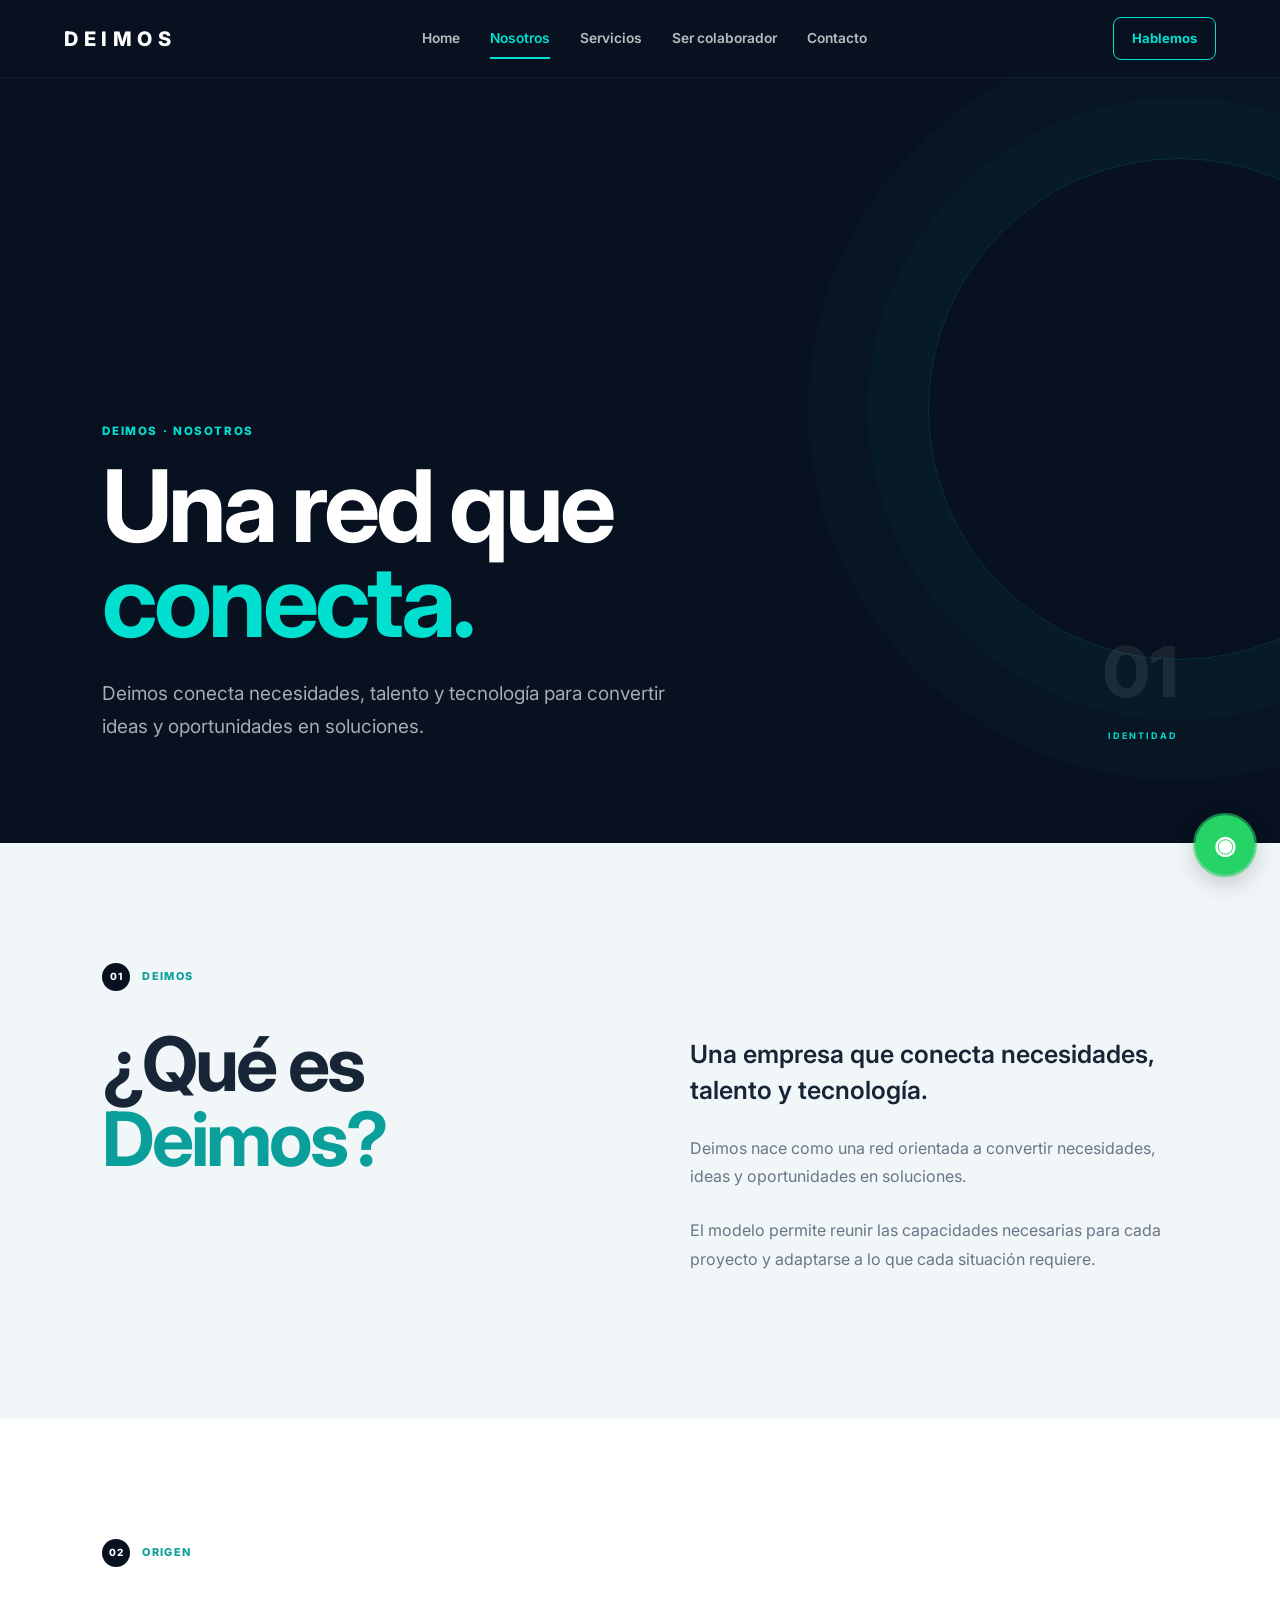
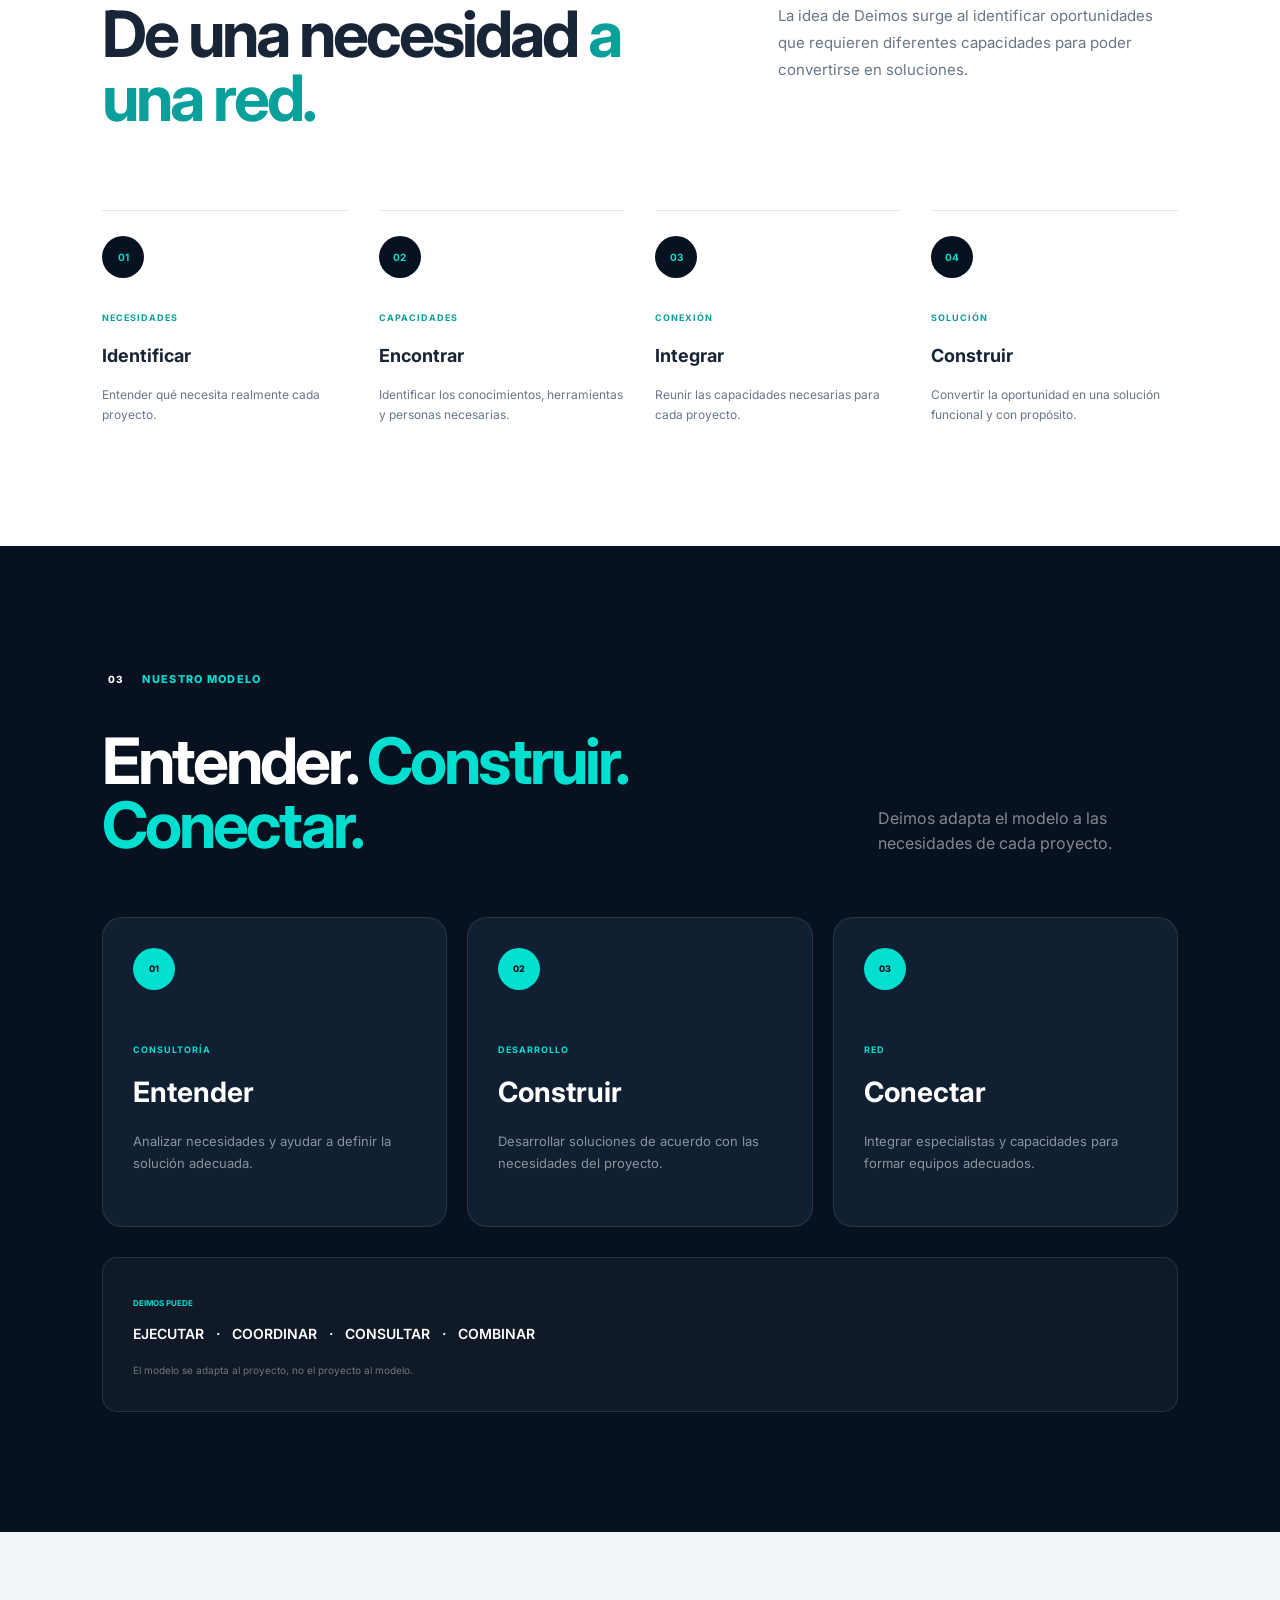
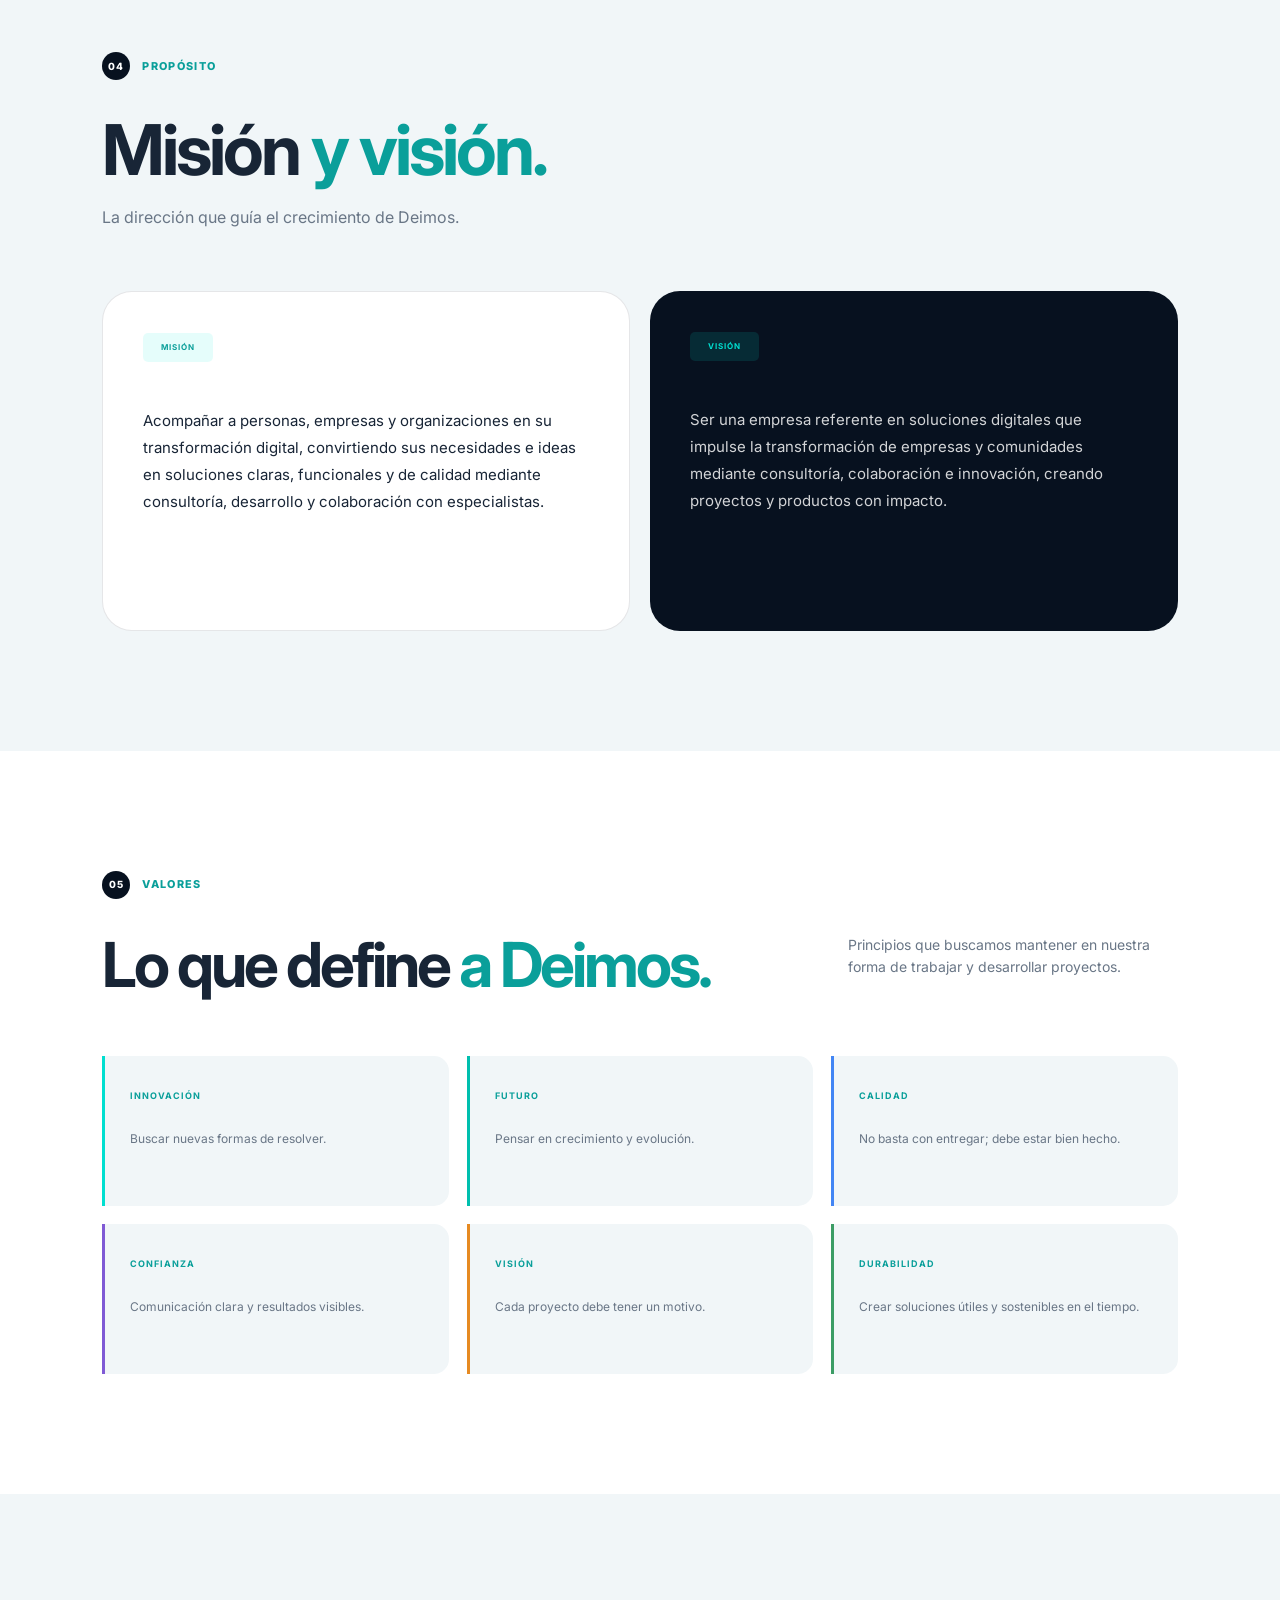
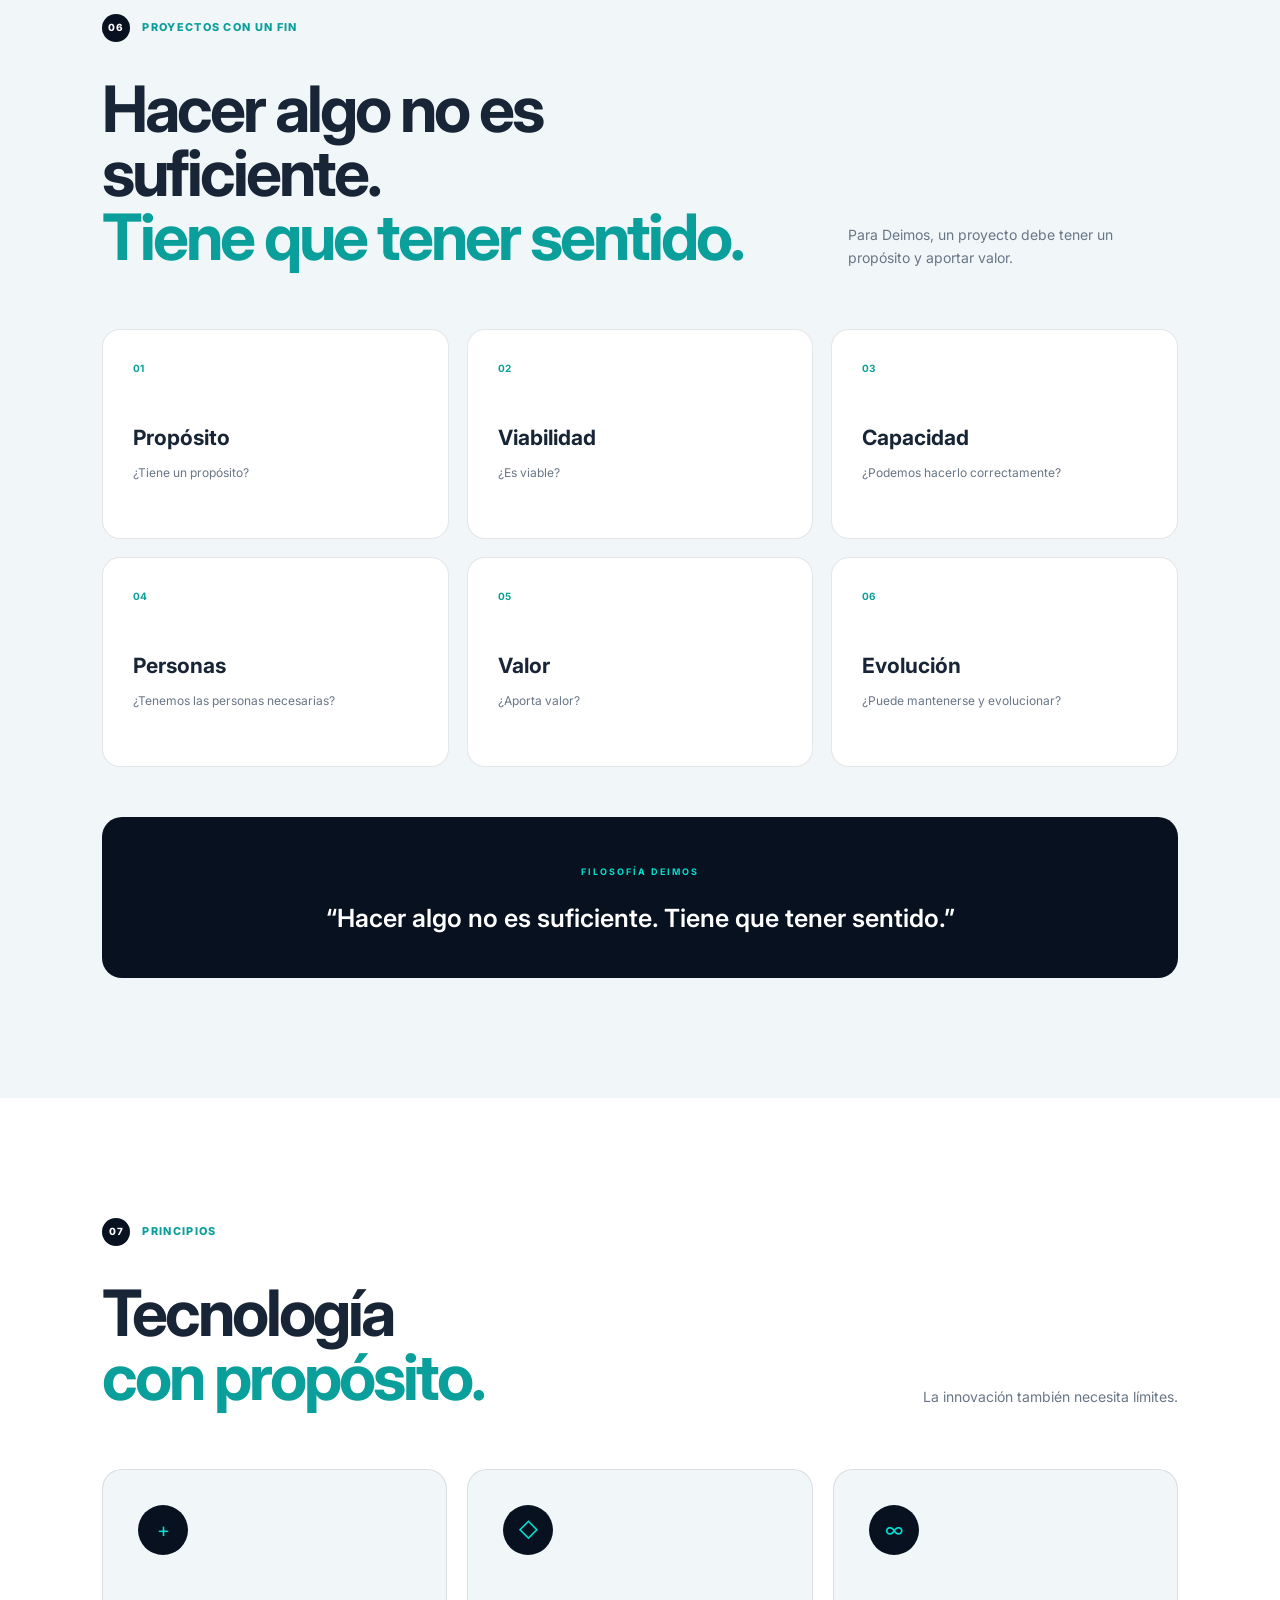
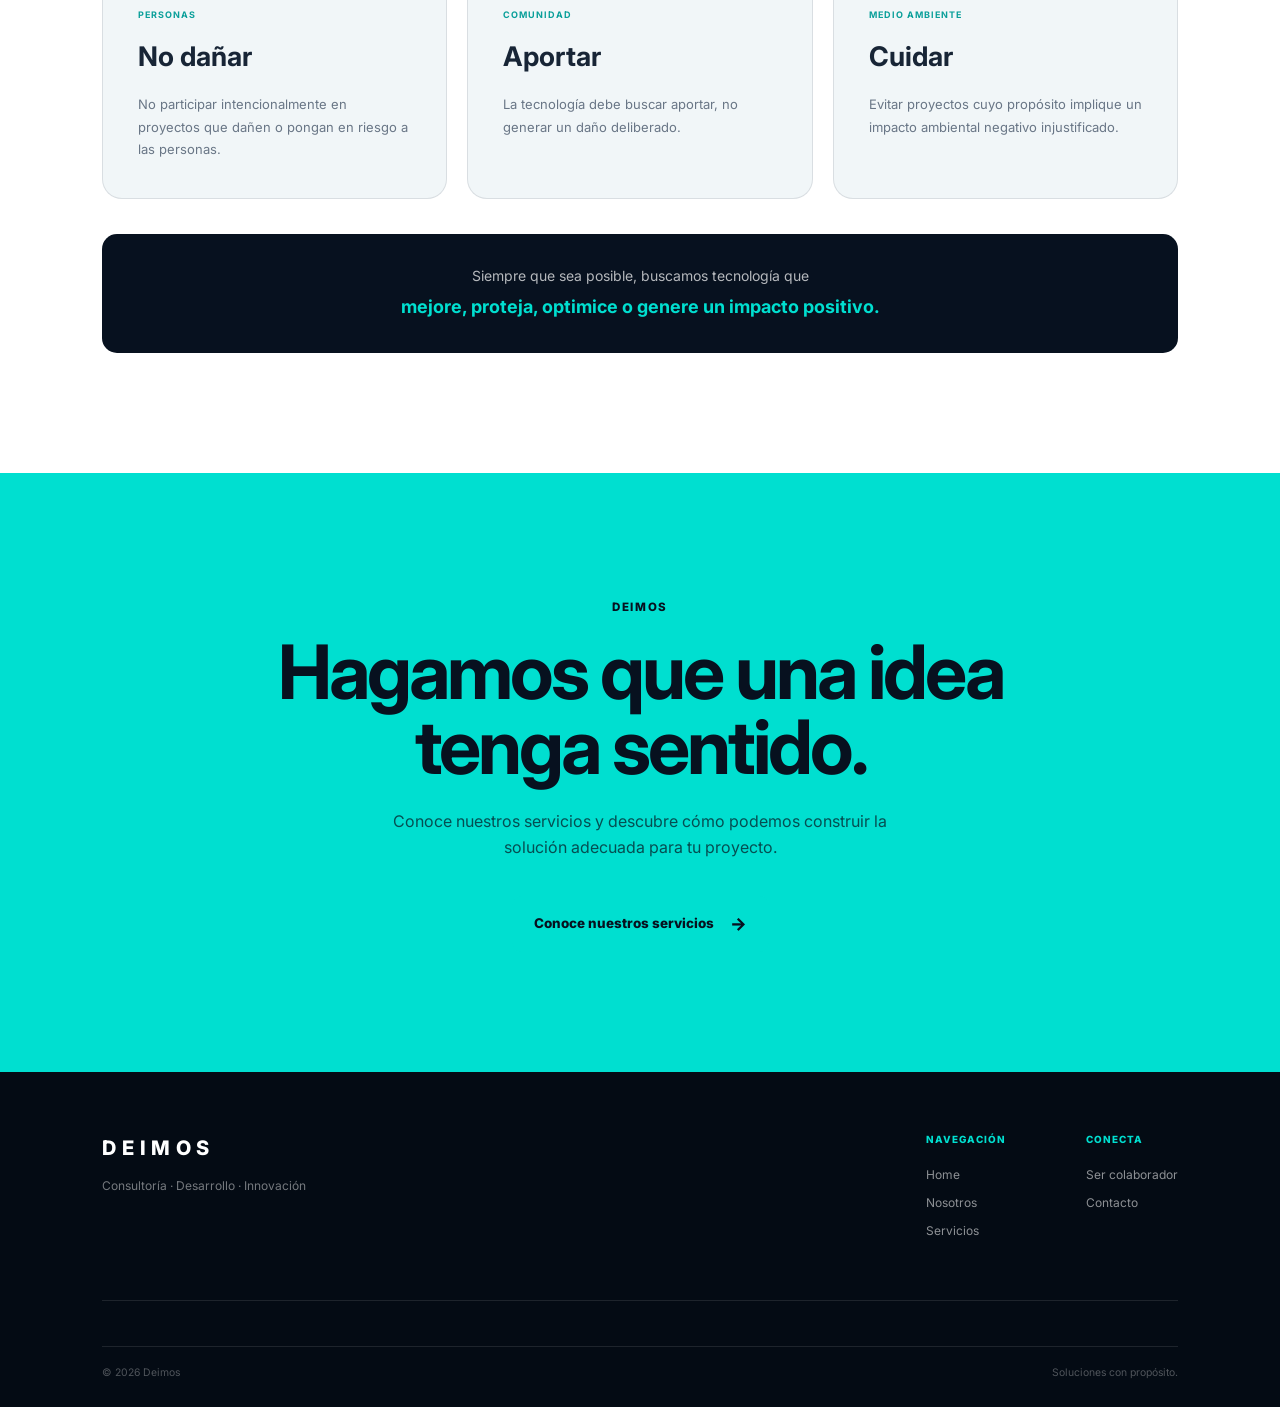
<file: nosotros.html>
<!DOCTYPE html>
<html lang="es">

<head>

    <meta charset="UTF-8">

    <meta name="viewport" content="width=device-width, initial-scale=1.0">

    <title>Nosotros | Deimos</title>

    <meta name="description"
        content="Conoce Deimos, nuestra filosofía, valores y la forma en que entendemos los proyectos y la tecnología.">

    <link rel="stylesheet" href="css/style.css">

</head>


<!-- BOTÓN WHATSAPP -->
<a
    href="https://wa.me/528991595429"
    class="whatsapp-float"
    target="_blank"
    rel="noopener noreferrer"
    aria-label="Contactar por WhatsApp"
>
    <span class="whatsapp-icon">◉</span>
</a>

<body>


<!-- =====================================================
     NAVBAR
===================================================== -->

<header class="navbar">

    <a href="index.html" class="logo">
        DEIMOS
    </a>


    <nav class="nav-menu">

        <a href="index.html">
            Home
        </a>

        <a href="nosotros.html" class="active">
            Nosotros
        </a>

        <a href="servicios.html">
            Servicios
        </a>

        <a href="colaboradores.html">
            Ser colaborador
        </a>

        <a href="contacto.html">
            Contacto
        </a>

    </nav>


    <a href="contacto.html" class="nav-button">
        Hablemos
    </a>

</header>



<main>


<!-- =====================================================
     HERO
===================================================== -->

<section class="about-hero">

    <div class="about-hero-content">

        <span class="eyebrow">
            DEIMOS · NOSOTROS
        </span>


        <h1>

            Una red que
            <span>conecta.</span>

        </h1>


        <p>

            Deimos conecta necesidades, talento y tecnología
            para convertir ideas y oportunidades en soluciones.

        </p>

    </div>


    <div class="about-hero-number">

        <span>
            01
        </span>

        <p>
            IDENTIDAD
        </p>

    </div>

</section>



<!-- =====================================================
     QUÉ ES DEIMOS
===================================================== -->

<section class="about-intro">

    <div class="section-label">

        <span>
            01
        </span>

        DEIMOS

    </div>


    <div class="about-intro-grid">


        <div class="about-question">

            <h2>

                ¿Qué es
                <strong>Deimos?</strong>

            </h2>

        </div>


        <div class="about-answer">

            <p class="large-text">

                Una empresa que conecta necesidades,
                talento y tecnología.

            </p>


            <p>

                Deimos nace como una red orientada a convertir
                necesidades, ideas y oportunidades en soluciones.

            </p>


            <p>

                El modelo permite reunir las capacidades
                necesarias para cada proyecto y adaptarse
                a lo que cada situación requiere.

            </p>

        </div>

    </div>

</section>



<!-- =====================================================
     DE DÓNDE SURGE
===================================================== -->

<section class="about-history">

    <div class="section-label">

        <span>
            02
        </span>

        ORIGEN

    </div>


    <div class="history-heading">

        <h2>

            De una necesidad
            <span>a una red.</span>

        </h2>


        <p>

            La idea de Deimos surge al identificar
            oportunidades que requieren diferentes
            capacidades para poder convertirse
            en soluciones.

        </p>

    </div>


    <div class="history-timeline">


        <div class="history-item">

            <div class="history-number">
                01
            </div>


            <div>

                <span>
                    NECESIDADES
                </span>


                <h3>
                    Identificar
                </h3>


                <p>

                    Entender qué necesita realmente
                    cada proyecto.

                </p>

            </div>

        </div>



        <div class="history-item">

            <div class="history-number">
                02
            </div>


            <div>

                <span>
                    CAPACIDADES
                </span>


                <h3>
                    Encontrar
                </h3>


                <p>

                    Identificar los conocimientos,
                    herramientas y personas necesarias.

                </p>

            </div>

        </div>



        <div class="history-item">

            <div class="history-number">
                03
            </div>


            <div>

                <span>
                    CONEXIÓN
                </span>


                <h3>
                    Integrar
                </h3>


                <p>

                    Reunir las capacidades necesarias
                    para cada proyecto.

                </p>

            </div>

        </div>



        <div class="history-item">

            <div class="history-number">
                04
            </div>


            <div>

                <span>
                    SOLUCIÓN
                </span>


                <h3>
                    Construir
                </h3>


                <p>

                    Convertir la oportunidad en una
                    solución funcional y con propósito.

                </p>

            </div>

        </div>

    </div>


</section>



<!-- =====================================================
     NUESTRO MODELO
===================================================== -->

<section class="about-model">

    <div class="section-label">

        <span>
            03
        </span>

        NUESTRO MODELO

    </div>


    <div class="about-model-heading">

        <h2>

            Entender.
            <span>Construir. Conectar.</span>

        </h2>


        <p>

            Deimos adapta el modelo a las necesidades
            de cada proyecto.

        </p>

    </div>


    <div class="model-grid">


        <article class="model-card">

            <div class="model-icon">
                01
            </div>


            <span>
                CONSULTORÍA
            </span>


            <h3>
                Entender
            </h3>


            <p>

                Analizar necesidades y ayudar a definir
                la solución adecuada.

            </p>

        </article>



        <article class="model-card">

            <div class="model-icon">
                02
            </div>


            <span>
                DESARROLLO
            </span>


            <h3>
                Construir
            </h3>


            <p>

                Desarrollar soluciones de acuerdo
                con las necesidades del proyecto.

            </p>

        </article>



        <article class="model-card">

            <div class="model-icon">
                03
            </div>


            <span>
                RED
            </span>


            <h3>
                Conectar
            </h3>


            <p>

                Integrar especialistas y capacidades
                para formar equipos adecuados.

            </p>

        </article>


    </div>


    <div class="model-footer">

        <span>
            DEIMOS PUEDE
        </span>


        <p>
            EJECUTAR · COORDINAR · CONSULTAR · COMBINAR
        </p>


        <small>

            El modelo se adapta al proyecto,
            no el proyecto al modelo.

        </small>

    </div>

</section>



<!-- =====================================================
     MISIÓN Y VISIÓN
===================================================== -->

<section class="mission">

    <div class="section-label">

        <span>
            04
        </span>

        PROPÓSITO

    </div>


    <div class="mission-heading">

        <h2>

            Misión
            <span>y visión.</span>

        </h2>


        <p>

            La dirección que guía el crecimiento de Deimos.

        </p>

    </div>


    <div class="mission-grid">


        <article class="mission-card">

            <span>
                MISIÓN
            </span>


            <p>

                Acompañar a personas, empresas y
                organizaciones en su transformación
                digital, convirtiendo sus necesidades
                e ideas en soluciones claras,
                funcionales y de calidad mediante
                consultoría, desarrollo y colaboración
                con especialistas.

            </p>

        </article>



        <article class="mission-card mission-dark">

            <span>
                VISIÓN
            </span>


            <p>

                Ser una empresa referente en soluciones
                digitales que impulse la transformación
                de empresas y comunidades mediante
                consultoría, colaboración e innovación,
                creando proyectos y productos con impacto.

            </p>

        </article>


    </div>

</section>



<!-- =====================================================
     VALORES
===================================================== -->

<section class="values">

    <div class="section-label">

        <span>
            05
        </span>

        VALORES

    </div>


    <div class="values-heading">

        <h2>

            Lo que define
            <span>a Deimos.</span>

        </h2>


        <p>

            Principios que buscamos mantener
            en nuestra forma de trabajar y
            desarrollar proyectos.

        </p>

    </div>


    <div class="values-grid">


        <article class="value-card">

            <span>
                INNOVACIÓN
            </span>

            <p>
                Buscar nuevas formas de resolver.
            </p>

        </article>



        <article class="value-card">

            <span>
                FUTURO
            </span>

            <p>
                Pensar en crecimiento y evolución.
            </p>

        </article>



        <article class="value-card">

            <span>
                CALIDAD
            </span>

            <p>
                No basta con entregar;
                debe estar bien hecho.
            </p>

        </article>



        <article class="value-card">

            <span>
                CONFIANZA
            </span>

            <p>
                Comunicación clara y resultados visibles.
            </p>

        </article>



        <article class="value-card">

            <span>
                VISIÓN
            </span>

            <p>
                Cada proyecto debe tener un motivo.
            </p>

        </article>



        <article class="value-card">

            <span>
                DURABILIDAD
            </span>

            <p>
                Crear soluciones útiles y sostenibles
                en el tiempo.
            </p>

        </article>


    </div>

</section>



<!-- =====================================================
     PROYECTOS CON UN FIN
===================================================== -->

<section class="purpose">

    <div class="section-label">

        <span>
            06
        </span>

        PROYECTOS CON UN FIN

    </div>


    <div class="purpose-heading">

        <h2>

            Hacer algo no es suficiente.
            <span>Tiene que tener sentido.</span>

        </h2>


        <p>

            Para Deimos, un proyecto debe tener
            un propósito y aportar valor.

        </p>

    </div>


    <div class="purpose-grid">


        <article class="purpose-card">

            <div class="purpose-number">
                01
            </div>

            <h3>
                Propósito
            </h3>

            <p>
                ¿Tiene un propósito?
            </p>

        </article>



        <article class="purpose-card">

            <div class="purpose-number">
                02
            </div>

            <h3>
                Viabilidad
            </h3>

            <p>
                ¿Es viable?
            </p>

        </article>



        <article class="purpose-card">

            <div class="purpose-number">
                03
            </div>

            <h3>
                Capacidad
            </h3>

            <p>
                ¿Podemos hacerlo correctamente?
            </p>

        </article>



        <article class="purpose-card">

            <div class="purpose-number">
                04
            </div>

            <h3>
                Personas
            </h3>

            <p>
                ¿Tenemos las personas necesarias?
            </p>

        </article>



        <article class="purpose-card">

            <div class="purpose-number">
                05
            </div>

            <h3>
                Valor
            </h3>

            <p>
                ¿Aporta valor?
            </p>

        </article>



        <article class="purpose-card">

            <div class="purpose-number">
                06
            </div>

            <h3>
                Evolución
            </h3>

            <p>
                ¿Puede mantenerse y evolucionar?
            </p>

        </article>


    </div>


    <div class="purpose-quote">

        <span>
            FILOSOFÍA DEIMOS
        </span>


        <p>

            “Hacer algo no es suficiente.
            Tiene que tener sentido.”

        </p>

    </div>

</section>



<!-- =====================================================
     TECNOLOGÍA CON PROPÓSITO
===================================================== -->

<section class="principles">

    <div class="section-label">

        <span>
            07
        </span>

        PRINCIPIOS

    </div>


    <div class="principles-heading">

        <h2>

            Tecnología
            <span>con propósito.</span>

        </h2>


        <p>

            La innovación también necesita límites.

        </p>

    </div>


    <div class="principles-grid">


        <article class="principle-card">

            <div class="principle-icon">
                +
            </div>


            <span>
                PERSONAS
            </span>


            <h3>
                No dañar
            </h3>


            <p>

                No participar intencionalmente en proyectos
                que dañen o pongan en riesgo a las personas.

            </p>

        </article>



        <article class="principle-card">

            <div class="principle-icon">
                ◇
            </div>


            <span>
                COMUNIDAD
            </span>


            <h3>
                Aportar
            </h3>


            <p>

                La tecnología debe buscar aportar,
                no generar un daño deliberado.

            </p>

        </article>



        <article class="principle-card">

            <div class="principle-icon">
                ∞
            </div>


            <span>
                MEDIO AMBIENTE
            </span>


            <h3>
                Cuidar
            </h3>


            <p>

                Evitar proyectos cuyo propósito implique
                un impacto ambiental negativo injustificado.

            </p>

        </article>


    </div>


    <div class="principles-statement">

        <p>

            Siempre que sea posible,
            buscamos tecnología que

            <strong>
                mejore, proteja, optimice
                o genere un impacto positivo.
            </strong>

        </p>

    </div>

</section>



<!-- =====================================================
     CTA
===================================================== -->

<section class="about-cta">

    <div>

        <span class="eyebrow">
            DEIMOS
        </span>


        <h2>

            Hagamos que una idea
            <span>tenga sentido.</span>

        </h2>


        <p>

            Conoce nuestros servicios y descubre
            cómo podemos construir la solución
            adecuada para tu proyecto.

        </p>


        <a href="servicios.html" class="btn-primary">

            Conoce nuestros servicios
            <span>→</span>

        </a>

    </div>

</section>



</main>



<!-- =====================================================
     FOOTER
===================================================== -->

<footer class="footer">

    <div class="footer-main">


        <div class="footer-brand">

            <a href="index.html" class="logo">
                DEIMOS
            </a>


            <p>

                Consultoría · Desarrollo · Innovación

            </p>

        </div>


        <div class="footer-links">


            <div>

                <span>
                    NAVEGACIÓN
                </span>


                <a href="index.html">
                    Home
                </a>


                <a href="nosotros.html">
                    Nosotros
                </a>


                <a href="servicios.html">
                    Servicios
                </a>

            </div>



            <div>

                <span>
                    CONECTA
                </span>


                <a href="colaboradores.html">
                    Ser colaborador
                </a>


                <a href="contacto.html">
                    Contacto
                </a>

            </div>


        </div>

    </div>


    <div class="footer-bottom">

        <span>
            © 2026 Deimos
        </span>


        <span>
            Soluciones con propósito.
        </span>

    </div>

</footer>



</body>

</html>
</file>
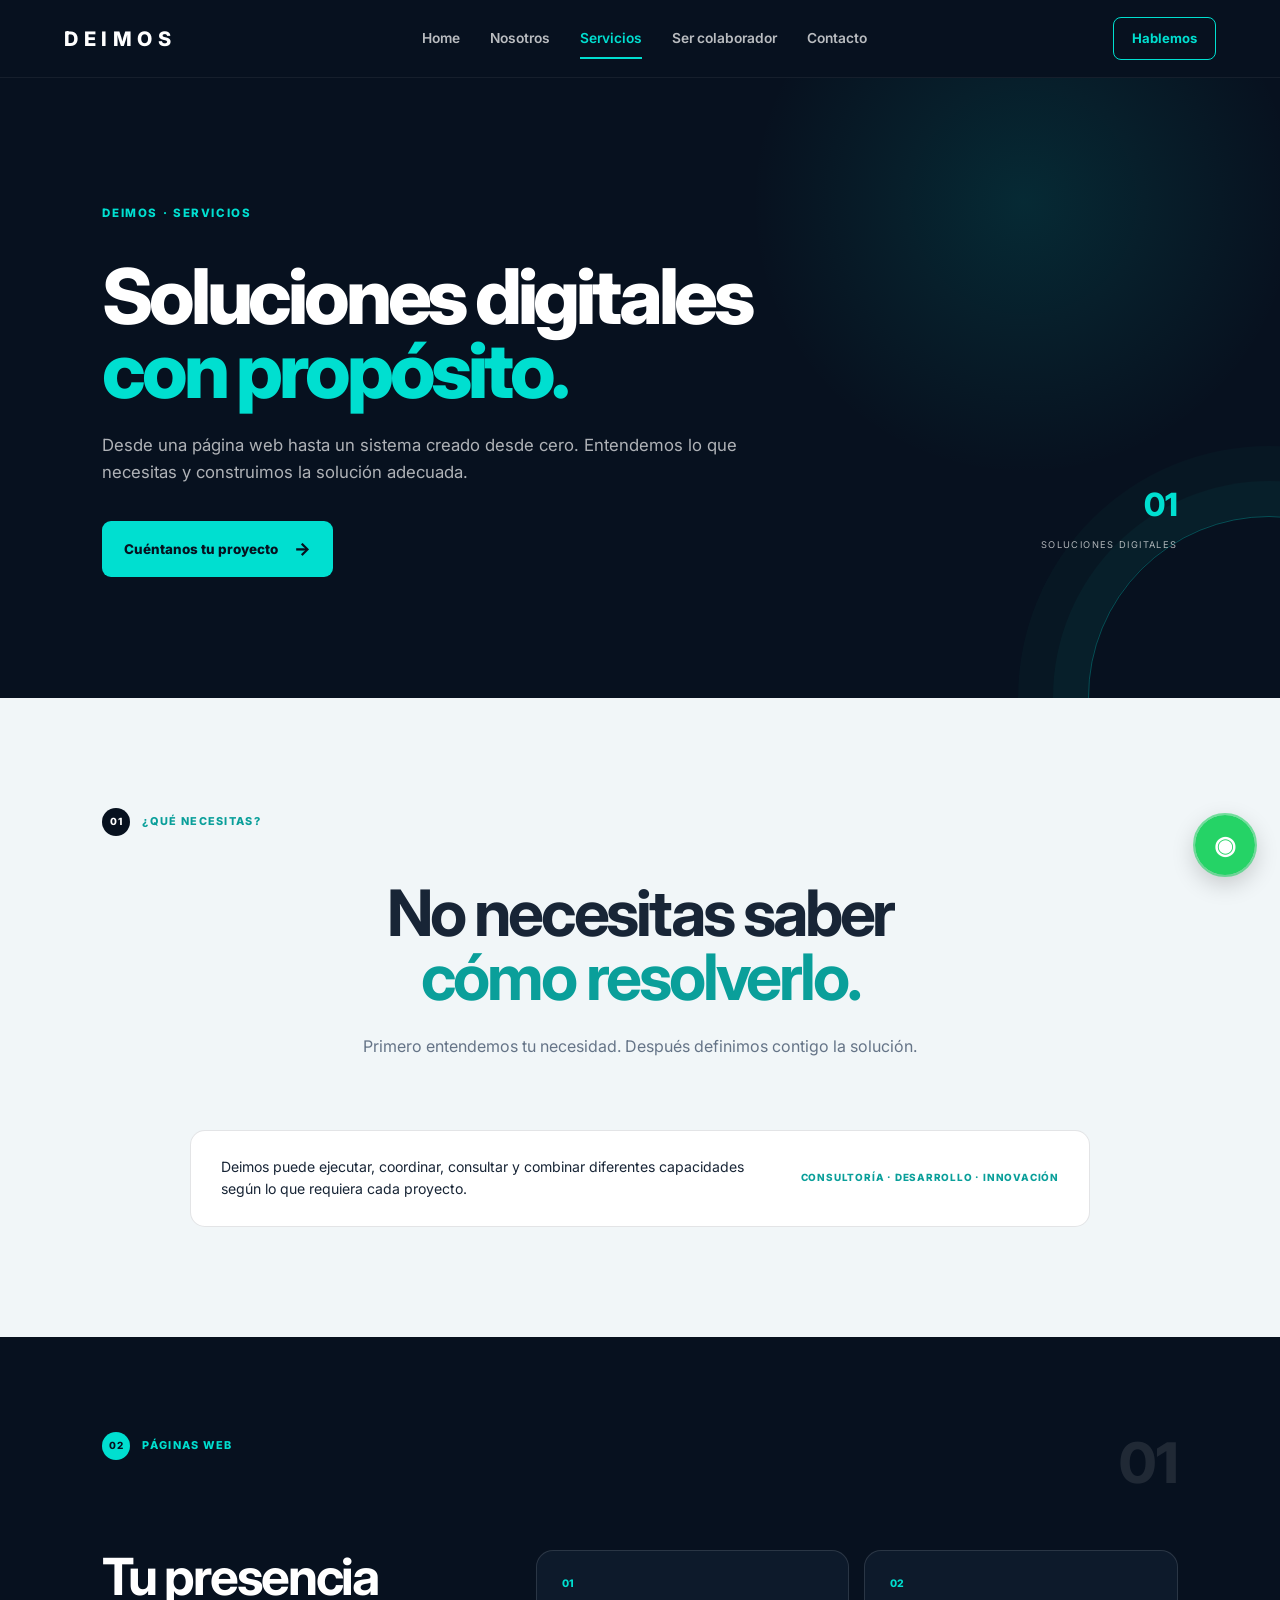
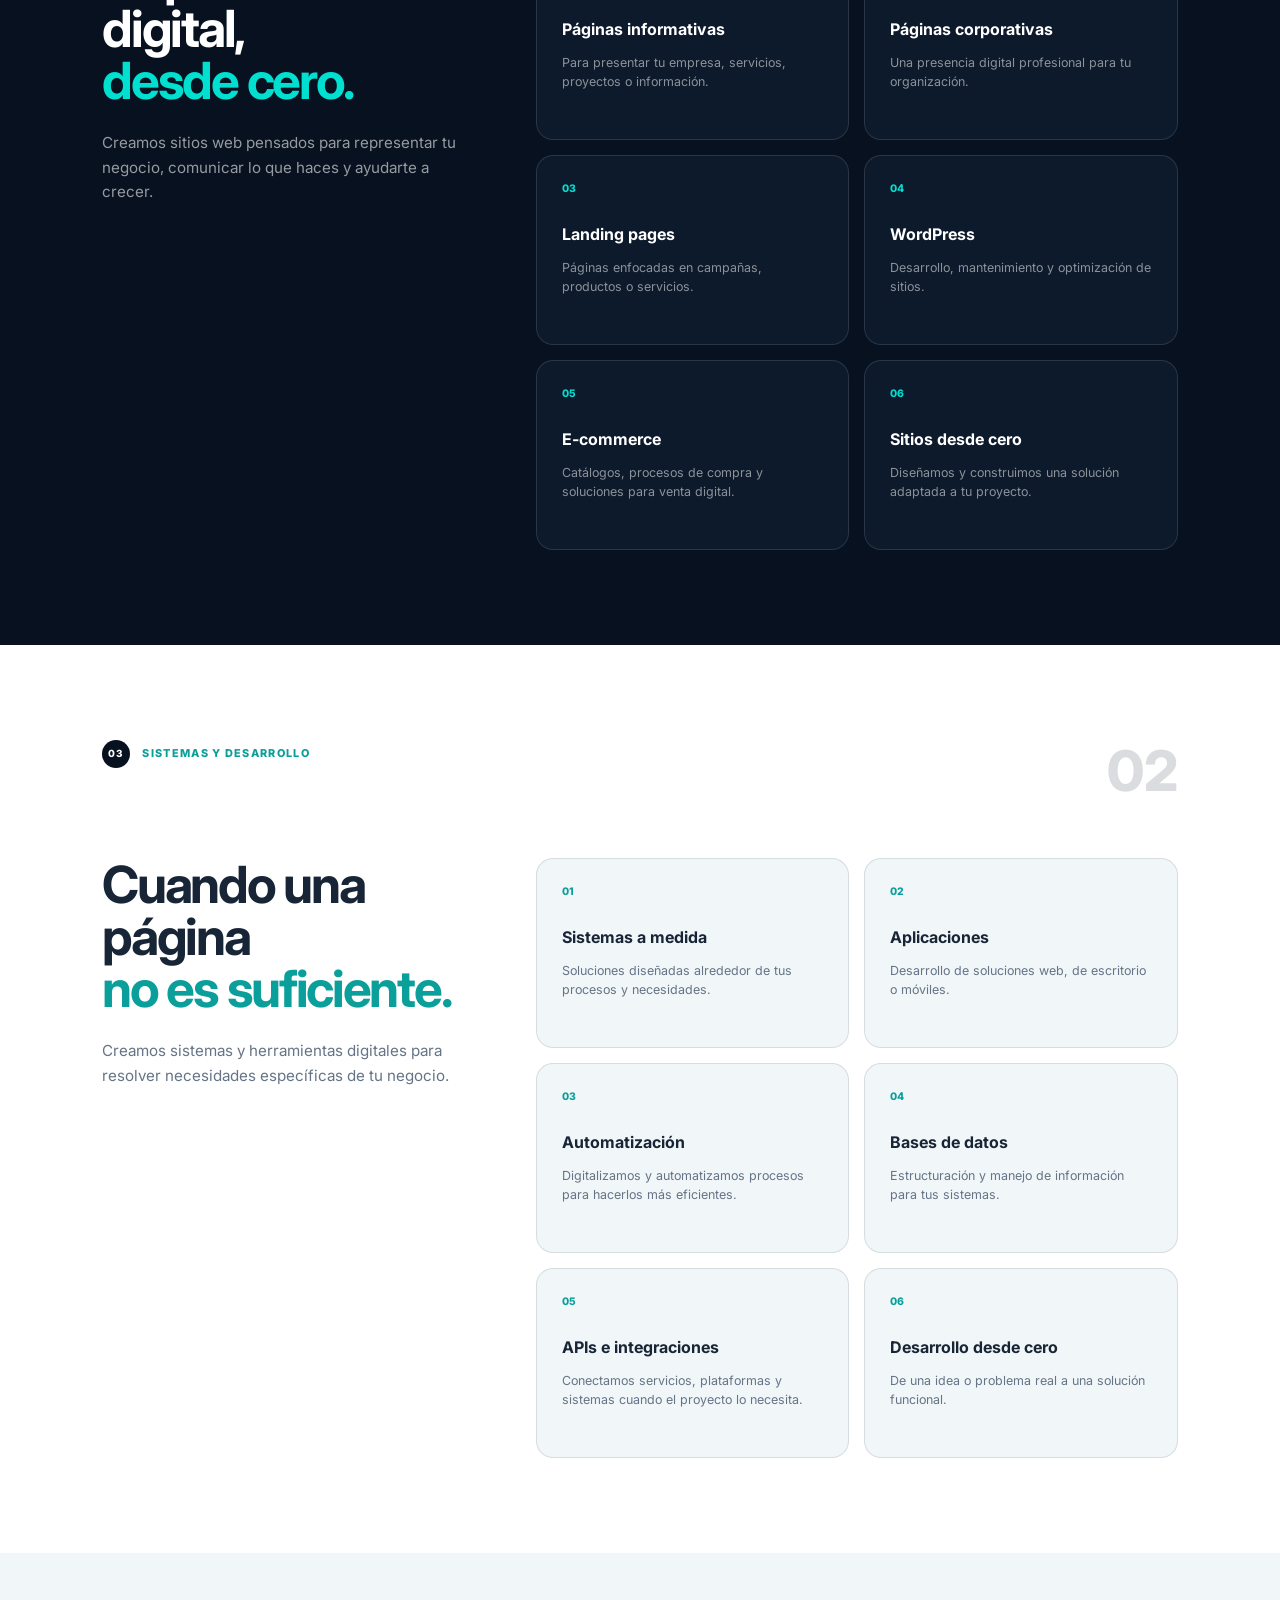
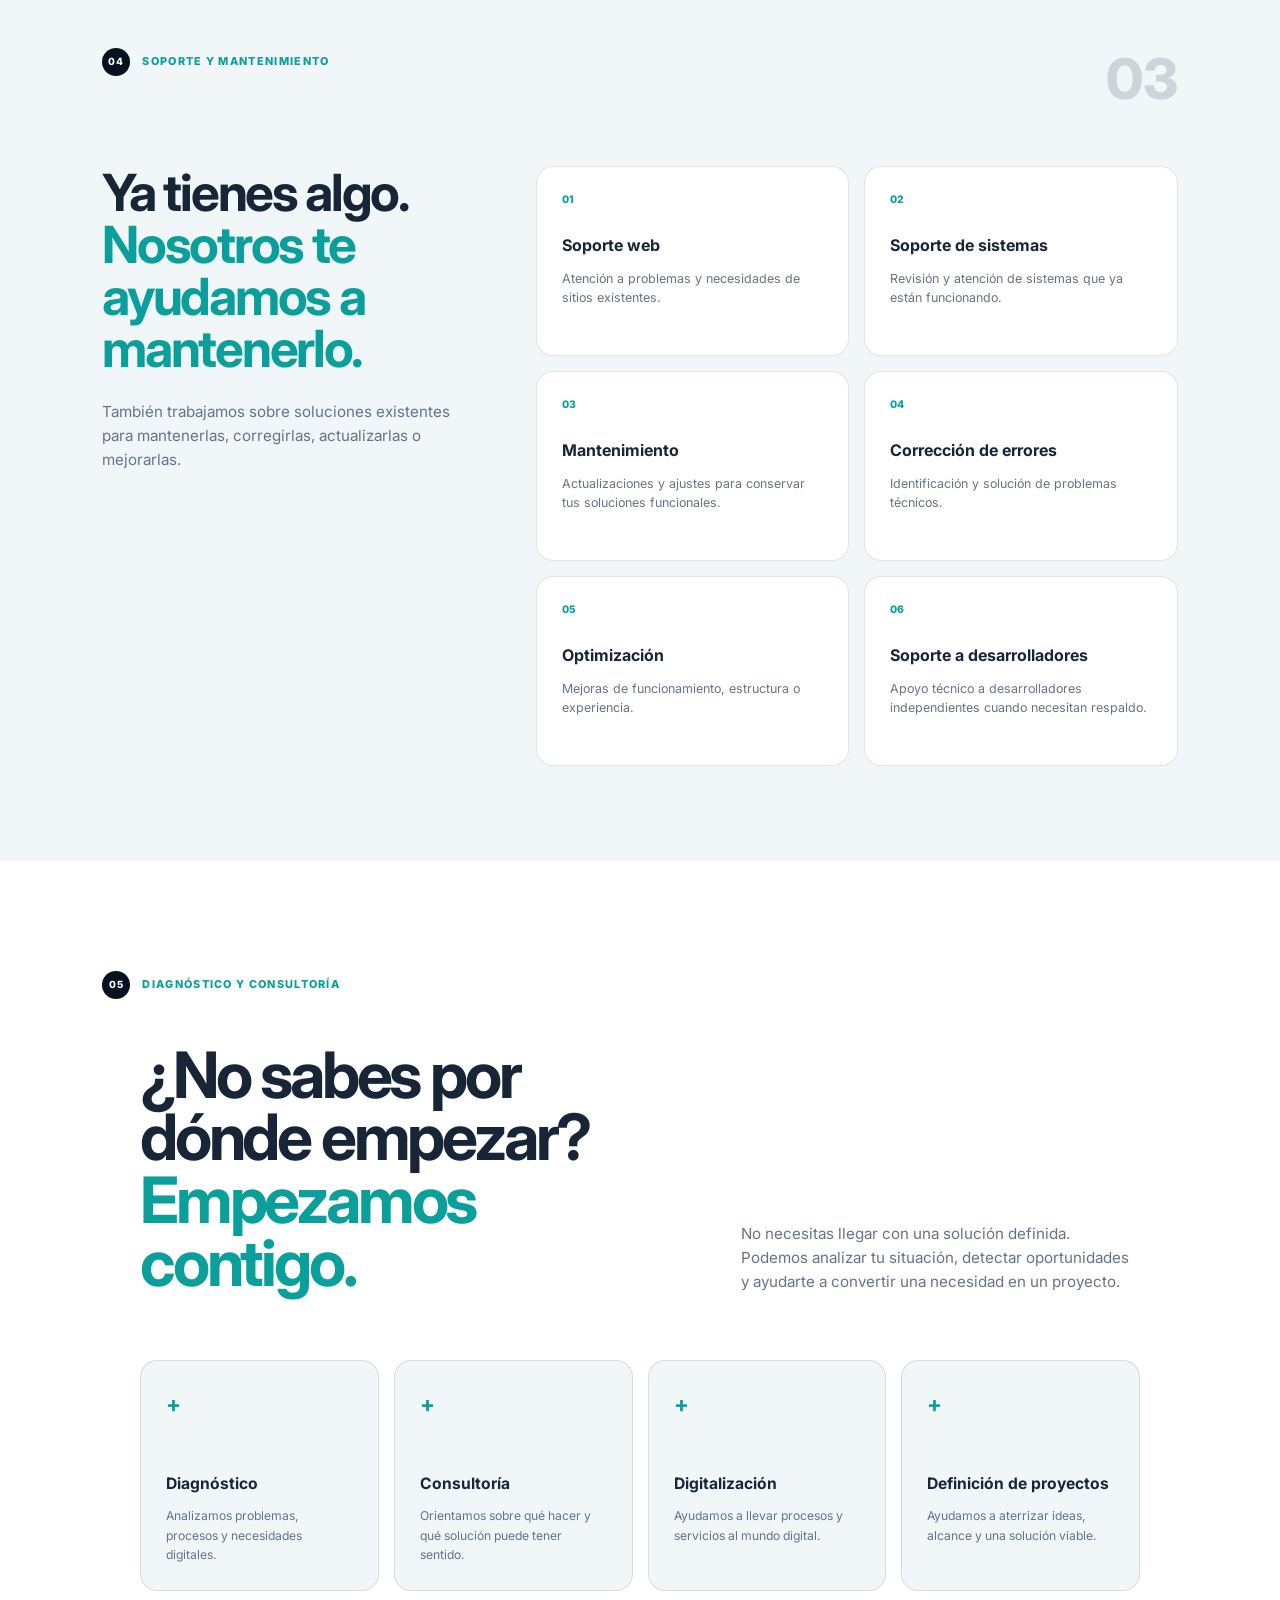
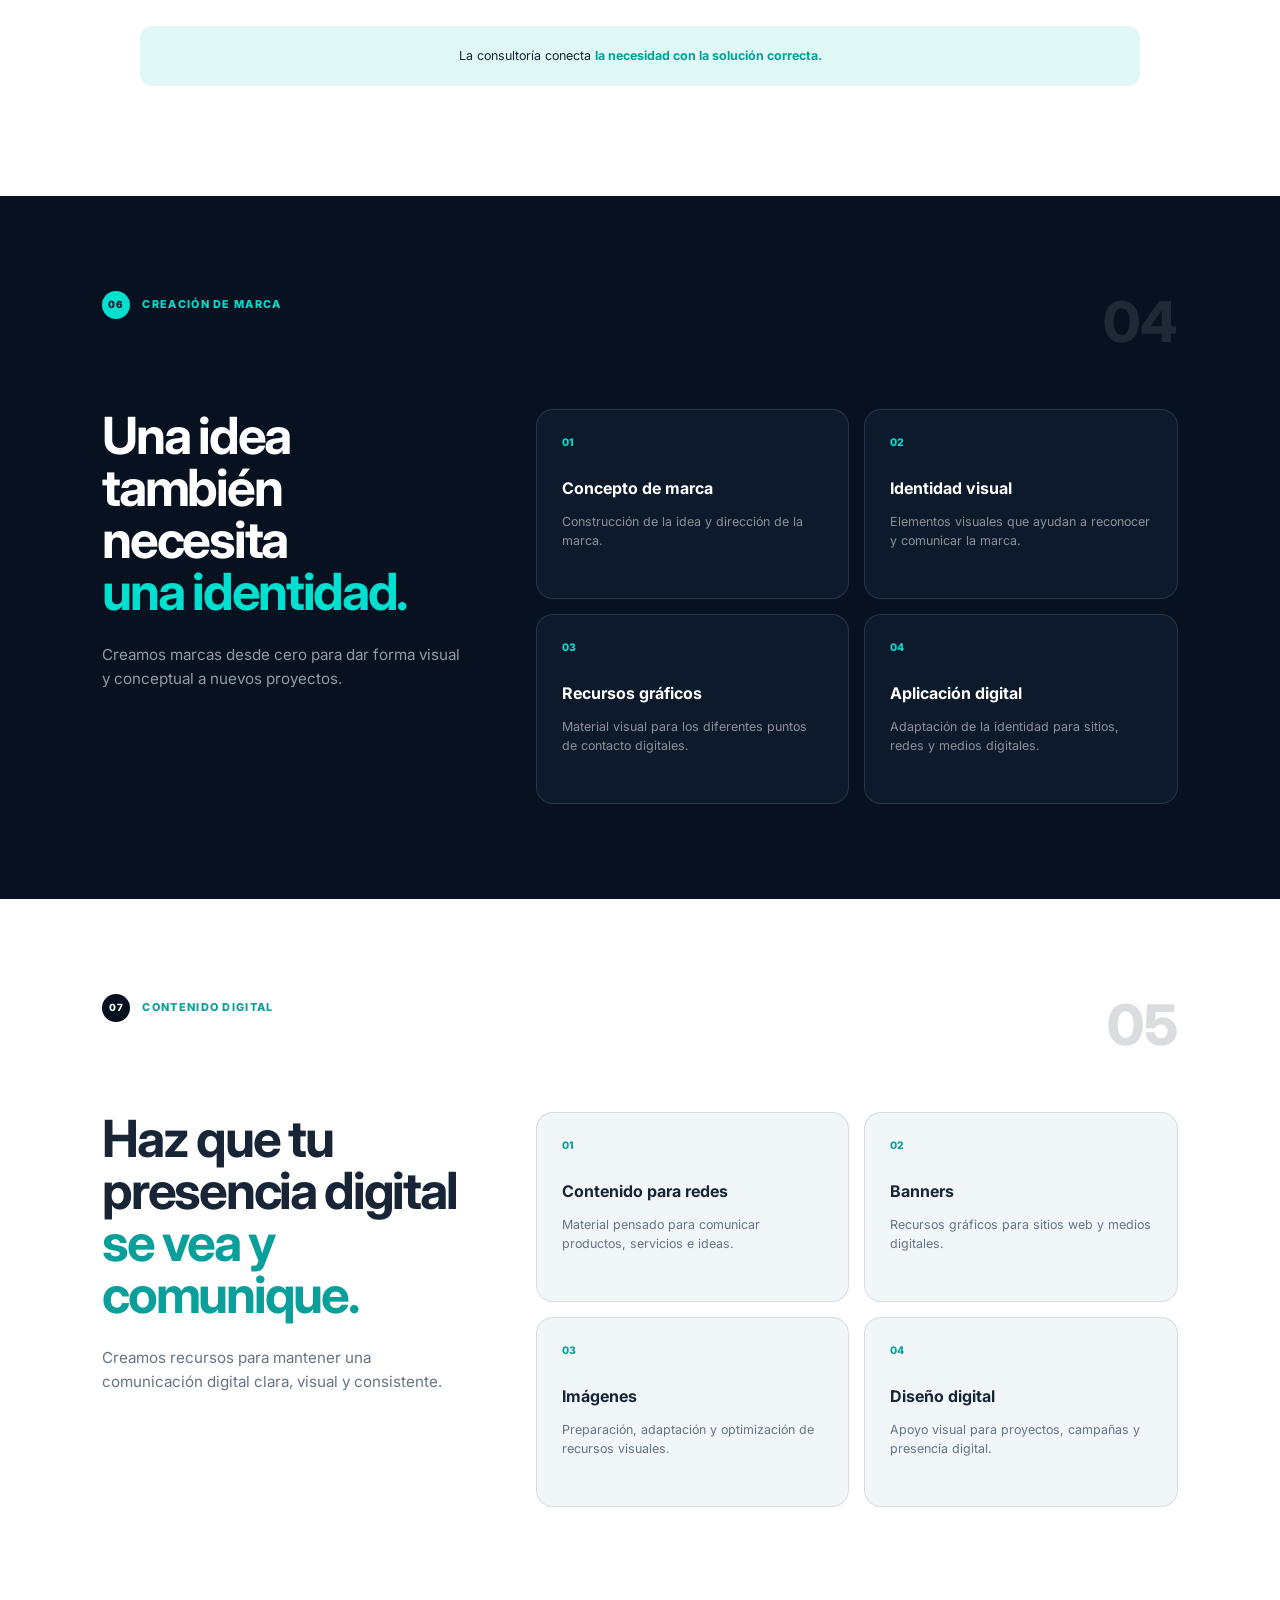
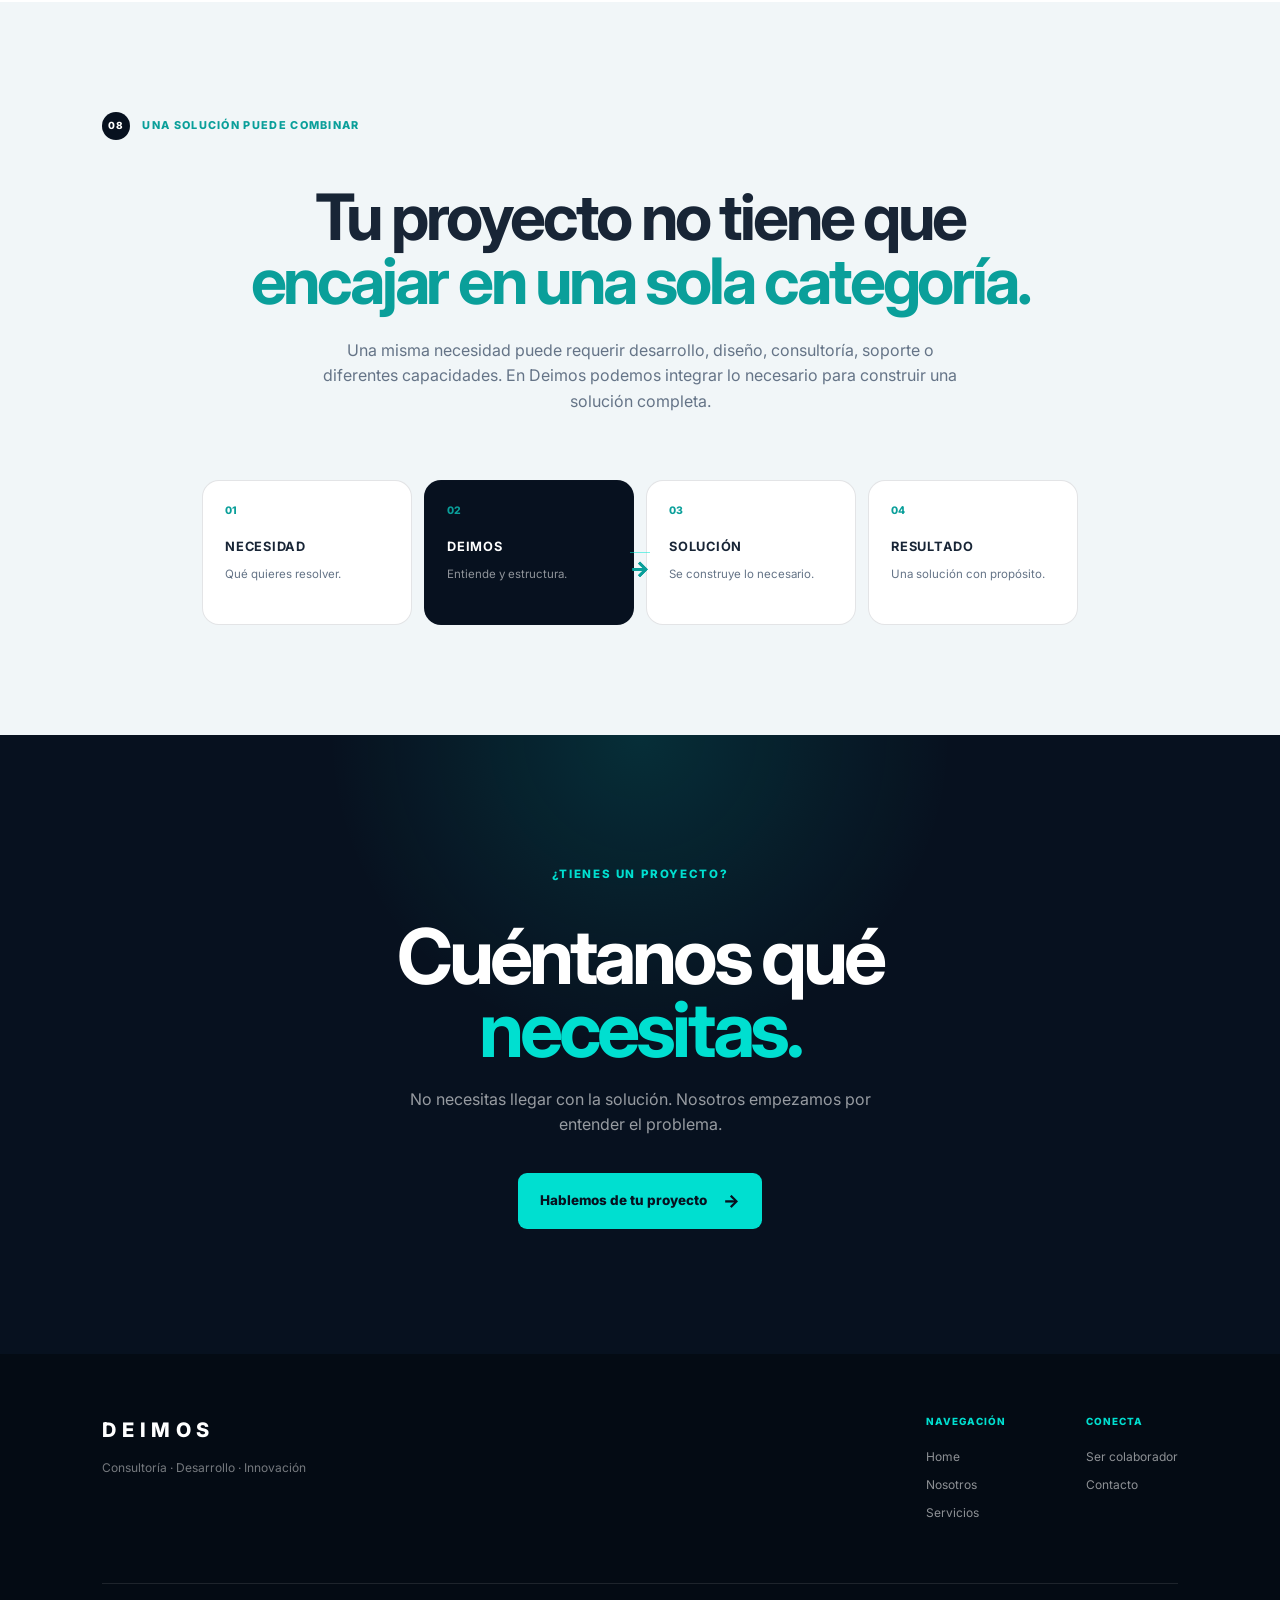
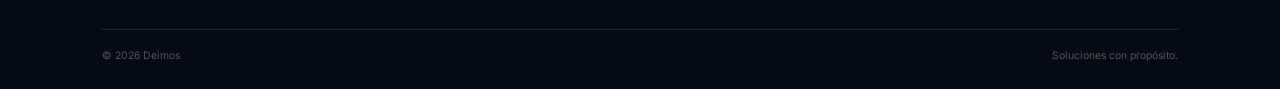
<file: servicios.html>
<!DOCTYPE html>
<html lang="es">
<head>
    <meta charset="UTF-8">
    <meta name="viewport" content="width=device-width, initial-scale=1.0">
    <title>Servicios | Deimos</title>
    <meta name="description" content="Servicios digitales de Deimos: páginas web, sistemas, soporte, diagnóstico, consultoría, creación de marcas y contenido digital.">
    <link rel="stylesheet" href="css/style.css">
</head>

<!-- BOTÓN WHATSAPP -->
<a
    href="https://wa.me/528991595429"
    class="whatsapp-float"
    target="_blank"
    rel="noopener noreferrer"
    aria-label="Contactar por WhatsApp"
>
    <span class="whatsapp-icon">◉</span>
</a>

<body>

<header class="navbar">
    <a href="index.html" class="logo">DEIMOS</a>

    <nav class="nav-menu">
        <a href="index.html">Home</a>
        <a href="nosotros.html">Nosotros</a>
        <a href="servicios.html" class="active">Servicios</a>
        <a href="colaboradores.html">Ser colaborador</a>
        <a href="contacto.html">Contacto</a>
    </nav>

    <a href="contacto.html" class="nav-button">Hablemos</a>
</header>


<main>

    <!-- HERO -->
    <section class="services-hero">
        <div class="services-hero-content">
            <span class="eyebrow">DEIMOS · SERVICIOS</span>

            <h1>
                Soluciones digitales
                <span>con propósito.</span>
            </h1>

            <p>
                Desde una página web hasta un sistema creado desde cero.
                Entendemos lo que necesitas y construimos la solución adecuada.
            </p>

            <a href="contacto.html" class="btn-primary">
                Cuéntanos tu proyecto <span>→</span>
            </a>
        </div>

        <div class="services-hero-side">
            <span>01</span>
            <p>SOLUCIONES DIGITALES</p>
        </div>
    </section>


    <!-- INTRO -->
    <section class="services-intro">
        <div class="section-label">
            <span>01</span>
            ¿QUÉ NECESITAS?
        </div>

        <div class="services-intro-content">
            <h2>
                No necesitas saber
                <span>cómo resolverlo.</span>
            </h2>

            <p>
                Primero entendemos tu necesidad.
                Después definimos contigo la solución.
            </p>
        </div>

        <div class="services-intro-bottom">
            <p>
                Deimos puede ejecutar, coordinar, consultar y combinar
                diferentes capacidades según lo que requiera cada proyecto.
            </p>

            <span>CONSULTORÍA · DESARROLLO · INNOVACIÓN</span>
        </div>
    </section>


    <!-- PÁGINAS WEB -->
    <section class="service-section service-dark">
        <div class="service-section-header">
            <div class="section-label">
                <span>02</span>
                PÁGINAS WEB
            </div>
            <div class="service-number">01</div>
        </div>

        <div class="service-main">
            <div class="service-title">
                <h2>
                    Tu presencia digital,
                    <span>desde cero.</span>
                </h2>

                <p>
                    Creamos sitios web pensados para representar tu negocio,
                    comunicar lo que haces y ayudarte a crecer.
                </p>
            </div>

            <div class="service-options">
                <article class="service-option">
                    <span>01</span>
                    <h3>Páginas informativas</h3>
                    <p>Para presentar tu empresa, servicios, proyectos o información.</p>
                </article>

                <article class="service-option">
                    <span>02</span>
                    <h3>Páginas corporativas</h3>
                    <p>Una presencia digital profesional para tu organización.</p>
                </article>

                <article class="service-option">
                    <span>03</span>
                    <h3>Landing pages</h3>
                    <p>Páginas enfocadas en campañas, productos o servicios.</p>
                </article>

                <article class="service-option">
                    <span>04</span>
                    <h3>WordPress</h3>
                    <p>Desarrollo, mantenimiento y optimización de sitios.</p>
                </article>

                <article class="service-option">
                    <span>05</span>
                    <h3>E-commerce</h3>
                    <p>Catálogos, procesos de compra y soluciones para venta digital.</p>
                </article>

                <article class="service-option">
                    <span>06</span>
                    <h3>Sitios desde cero</h3>
                    <p>Diseñamos y construimos una solución adaptada a tu proyecto.</p>
                </article>
            </div>
        </div>
    </section>


    <!-- SISTEMAS -->
    <section class="service-section">
        <div class="service-section-header">
            <div class="section-label">
                <span>03</span>
                SISTEMAS Y DESARROLLO
            </div>
            <div class="service-number">02</div>
        </div>

        <div class="service-main">
            <div class="service-title">
                <h2>
                    Cuando una página
                    <span>no es suficiente.</span>
                </h2>

                <p>
                    Creamos sistemas y herramientas digitales para resolver
                    necesidades específicas de tu negocio.
                </p>
            </div>

            <div class="service-options">
                <article class="service-option">
                    <span>01</span>
                    <h3>Sistemas a medida</h3>
                    <p>Soluciones diseñadas alrededor de tus procesos y necesidades.</p>
                </article>

                <article class="service-option">
                    <span>02</span>
                    <h3>Aplicaciones</h3>
                    <p>Desarrollo de soluciones web, de escritorio o móviles.</p>
                </article>

                <article class="service-option">
                    <span>03</span>
                    <h3>Automatización</h3>
                    <p>Digitalizamos y automatizamos procesos para hacerlos más eficientes.</p>
                </article>

                <article class="service-option">
                    <span>04</span>
                    <h3>Bases de datos</h3>
                    <p>Estructuración y manejo de información para tus sistemas.</p>
                </article>

                <article class="service-option">
                    <span>05</span>
                    <h3>APIs e integraciones</h3>
                    <p>Conectamos servicios, plataformas y sistemas cuando el proyecto lo necesita.</p>
                </article>

                <article class="service-option">
                    <span>06</span>
                    <h3>Desarrollo desde cero</h3>
                    <p>De una idea o problema real a una solución funcional.</p>
                </article>
            </div>
        </div>
    </section>


    <!-- SOPORTE -->
    <section class="service-section service-soft">
        <div class="service-section-header">
            <div class="section-label">
                <span>04</span>
                SOPORTE Y MANTENIMIENTO
            </div>
            <div class="service-number">03</div>
        </div>

        <div class="service-main">
            <div class="service-title">
                <h2>
                    Ya tienes algo.
                    <span>Nosotros te ayudamos a mantenerlo.</span>
                </h2>

                <p>
                    También trabajamos sobre soluciones existentes para
                    mantenerlas, corregirlas, actualizarlas o mejorarlas.
                </p>
            </div>

            <div class="service-options">
                <article class="service-option">
                    <span>01</span>
                    <h3>Soporte web</h3>
                    <p>Atención a problemas y necesidades de sitios existentes.</p>
                </article>

                <article class="service-option">
                    <span>02</span>
                    <h3>Soporte de sistemas</h3>
                    <p>Revisión y atención de sistemas que ya están funcionando.</p>
                </article>

                <article class="service-option">
                    <span>03</span>
                    <h3>Mantenimiento</h3>
                    <p>Actualizaciones y ajustes para conservar tus soluciones funcionales.</p>
                </article>

                <article class="service-option">
                    <span>04</span>
                    <h3>Corrección de errores</h3>
                    <p>Identificación y solución de problemas técnicos.</p>
                </article>

                <article class="service-option">
                    <span>05</span>
                    <h3>Optimización</h3>
                    <p>Mejoras de funcionamiento, estructura o experiencia.</p>
                </article>

                <article class="service-option">
                    <span>06</span>
                    <h3>Soporte a desarrolladores</h3>
                    <p>Apoyo técnico a desarrolladores independientes cuando necesitan respaldo.</p>
                </article>
            </div>
        </div>
    </section>


    <!-- DIAGNÓSTICO Y CONSULTORÍA -->
    <section class="consulting">
        <div class="section-label">
            <span>05</span>
            DIAGNÓSTICO Y CONSULTORÍA
        </div>

        <div class="consulting-heading">
            <h2>
                ¿No sabes por dónde empezar?
                <span>Empezamos contigo.</span>
            </h2>

            <p>
                No necesitas llegar con una solución definida.
                Podemos analizar tu situación, detectar oportunidades
                y ayudarte a convertir una necesidad en un proyecto.
            </p>
        </div>

        <div class="consulting-grid">
            <article>
                <span>+</span>
                <h3>Diagnóstico</h3>
                <p>Analizamos problemas, procesos y necesidades digitales.</p>
            </article>

            <article>
                <span>+</span>
                <h3>Consultoría</h3>
                <p>Orientamos sobre qué hacer y qué solución puede tener sentido.</p>
            </article>

            <article>
                <span>+</span>
                <h3>Digitalización</h3>
                <p>Ayudamos a llevar procesos y servicios al mundo digital.</p>
            </article>

            <article>
                <span>+</span>
                <h3>Definición de proyectos</h3>
                <p>Ayudamos a aterrizar ideas, alcance y una solución viable.</p>
            </article>
        </div>

        <div class="consulting-footer">
            La consultoría conecta
            <strong>la necesidad con la solución correcta.</strong>
        </div>
    </section>


    <!-- MARCA -->
    <section class="service-section service-dark">
        <div class="service-section-header">
            <div class="section-label">
                <span>06</span>
                CREACIÓN DE MARCA
            </div>
            <div class="service-number">04</div>
        </div>

        <div class="service-main">
            <div class="service-title">
                <h2>
                    Una idea también necesita
                    <span>una identidad.</span>
                </h2>

                <p>
                    Creamos marcas desde cero para dar forma visual
                    y conceptual a nuevos proyectos.
                </p>
            </div>

            <div class="service-options">
                <article class="service-option">
                    <span>01</span>
                    <h3>Concepto de marca</h3>
                    <p>Construcción de la idea y dirección de la marca.</p>
                </article>

                <article class="service-option">
                    <span>02</span>
                    <h3>Identidad visual</h3>
                    <p>Elementos visuales que ayudan a reconocer y comunicar la marca.</p>
                </article>

                <article class="service-option">
                    <span>03</span>
                    <h3>Recursos gráficos</h3>
                    <p>Material visual para los diferentes puntos de contacto digitales.</p>
                </article>

                <article class="service-option">
                    <span>04</span>
                    <h3>Aplicación digital</h3>
                    <p>Adaptación de la identidad para sitios, redes y medios digitales.</p>
                </article>
            </div>
        </div>
    </section>


    <!-- CONTENIDO -->
    <section class="service-section">
        <div class="service-section-header">
            <div class="section-label">
                <span>07</span>
                CONTENIDO DIGITAL
            </div>
            <div class="service-number">05</div>
        </div>

        <div class="service-main">
            <div class="service-title">
                <h2>
                    Haz que tu presencia digital
                    <span>se vea y comunique.</span>
                </h2>

                <p>
                    Creamos recursos para mantener una comunicación digital
                    clara, visual y consistente.
                </p>
            </div>

            <div class="service-options">
                <article class="service-option">
                    <span>01</span>
                    <h3>Contenido para redes</h3>
                    <p>Material pensado para comunicar productos, servicios e ideas.</p>
                </article>

                <article class="service-option">
                    <span>02</span>
                    <h3>Banners</h3>
                    <p>Recursos gráficos para sitios web y medios digitales.</p>
                </article>

                <article class="service-option">
                    <span>03</span>
                    <h3>Imágenes</h3>
                    <p>Preparación, adaptación y optimización de recursos visuales.</p>
                </article>

                <article class="service-option">
                    <span>04</span>
                    <h3>Diseño digital</h3>
                    <p>Apoyo visual para proyectos, campañas y presencia digital.</p>
                </article>
            </div>
        </div>
    </section>


    <!-- SOLUCIONES COMBINADAS -->
    <section class="network">
        <div class="section-label">
            <span>08</span>
            UNA SOLUCIÓN PUEDE COMBINAR
        </div>

        <div class="network-heading">
            <h2>
                Tu proyecto no tiene que
                <span>encajar en una sola categoría.</span>
            </h2>

            <p>
                Una misma necesidad puede requerir desarrollo, diseño,
                consultoría, soporte o diferentes capacidades.
                En Deimos podemos integrar lo necesario para construir
                una solución completa.
            </p>
        </div>

        <div class="network-flow">
            <div class="network-step">
                <span>01</span>
                <strong>NECESIDAD</strong>
                <p>Qué quieres resolver.</p>
            </div>

            <div class="network-line">→</div>

            <div class="network-step network-highlight">
                <span>02</span>
                <strong>DEIMOS</strong>
                <p>Entiende y estructura.</p>
            </div>

            <div class="network-line">→</div>

            <div class="network-step">
                <span>03</span>
                <strong>SOLUCIÓN</strong>
                <p>Se construye lo necesario.</p>
            </div>

            <div class="network-line">→</div>

            <div class="network-step">
                <span>04</span>
                <strong>RESULTADO</strong>
                <p>Una solución con propósito.</p>
            </div>
        </div>
    </section>


    <!-- CTA -->
    <section class="services-cta">
        <span class="eyebrow">¿TIENES UN PROYECTO?</span>

        <h2>
            Cuéntanos qué
            <span>necesitas.</span>
        </h2>

        <p>
            No necesitas llegar con la solución.
            Nosotros empezamos por entender el problema.
        </p>

        <a href="contacto.html" class="btn-primary">
            Hablemos de tu proyecto <span>→</span>
        </a>
    </section>

</main>


<footer class="footer">
    <div class="footer-main">

        <div class="footer-brand">
            <a href="index.html" class="logo">DEIMOS</a>
            <p>Consultoría · Desarrollo · Innovación</p>
        </div>

        <div class="footer-links">
            <div>
                <span>NAVEGACIÓN</span>
                <a href="index.html">Home</a>
                <a href="nosotros.html">Nosotros</a>
                <a href="servicios.html">Servicios</a>
            </div>

            <div>
                <span>CONECTA</span>
                <a href="colaboradores.html">Ser colaborador</a>
                <a href="contacto.html">Contacto</a>
            </div>
        </div>
    </div>

    <div class="footer-bottom">
        <span>© 2026 Deimos</span>
        <span>Soluciones con propósito.</span>
    </div>
</footer>

</body>
</html>
</file>
<file: css/colaboradores.css>
/* =========================================================
   DEIMOS — SER COLABORADOR
   colaboradores.css
========================================================= */


/* =========================================================
   RESET
========================================================= */

* {
    margin: 0;
    padding: 0;
    box-sizing: border-box;
}

html {
    scroll-behavior: smooth;
}

body {
    font-family: Arial, Helvetica, sans-serif;
    background: #f4f8f9;
    color: #172235;
    line-height: 1.6;
}

a {
    text-decoration: none;
    color: inherit;
}

button,
input,
select,
textarea {
    font-family: inherit;
}


/* =========================================================
   VARIABLES
========================================================= */

:root {
    --dark: #07111f;
    --dark-2: #0d1a2b;
    --dark-3: #132238;

    --turquoise: #00d9c7;
    --turquoise-dark: #00b8aa;
    --turquoise-light: #dffaf7;

    --blue: #2864d7;
    --purple: #7654c8;

    --white: #ffffff;
    --light: #f4f8f9;
    --light-2: #e9f0f2;

    --text: #172235;
    --text-light: #667284;
    --border: #d8e2e5;

    --radius: 20px;
}


/* =========================================================
   NAVBAR
========================================================= */

.navbar {
    width: 100%;
    height: 78px;

    display: flex;
    align-items: center;
    justify-content: space-between;

    padding: 0 6%;

    background: var(--dark);
    color: white;

    position: sticky;
    top: 0;
    z-index: 1000;

    border-bottom: 1px solid rgba(255,255,255,0.06);
}

.logo {
    font-size: 22px;
    font-weight: 800;
    letter-spacing: 5px;
    color: white;
}

.nav-menu {
    display: flex;
    align-items: center;
    gap: 34px;
}

.nav-menu a {
    font-size: 13px;
    font-weight: 600;
    color: #aeb9c8;
    transition: 0.3s ease;
    position: relative;
}

.nav-menu a:hover,
.nav-menu a.active {
    color: white;
}

.nav-menu a.active::after {
    content: "";

    position: absolute;
    left: 0;
    bottom: -10px;

    width: 100%;
    height: 2px;

    background: var(--turquoise);
}

.nav-button {
    padding: 11px 18px;

    border: 1px solid rgba(0, 217, 199, 0.5);
    border-radius: 8px;

    color: var(--turquoise);

    font-size: 12px;
    font-weight: 700;

    transition: 0.3s ease;
}

.nav-button:hover {
    background: var(--turquoise);
    color: var(--dark);
}


/* =========================================================
   BOTONES
========================================================= */

.btn-primary {
    display: inline-flex;
    align-items: center;
    gap: 15px;

    padding: 14px 22px;

    background: var(--turquoise);
    color: var(--dark);

    border-radius: 8px;

    font-size: 13px;
    font-weight: 800;

    transition: 0.3s ease;
}

.btn-primary span {
    font-size: 18px;
    transition: 0.3s ease;
}

.btn-primary:hover {
    transform: translateY(-3px);
    box-shadow: 0 10px 25px rgba(0, 217, 199, 0.18);
}

.btn-primary:hover span {
    transform: translateX(5px);
}


/* =========================================================
   HERO
========================================================= */

.collab-hero {
    min-height: 650px;

    background:
        radial-gradient(
            circle at 80% 20%,
            rgba(0, 217, 199, 0.10),
            transparent 30%
        ),
        var(--dark);

    color: white;

    padding: 100px 9%;

    display: flex;
    align-items: center;
    justify-content: space-between;

    position: relative;
    overflow: hidden;
}

.collab-hero::before {
    content: "";

    position: absolute;

    width: 500px;
    height: 500px;

    border: 1px solid rgba(0, 217, 199, 0.12);
    border-radius: 50%;

    right: -180px;
    bottom: -230px;
}

.collab-hero-content {
    width: min(650px, 100%);
    position: relative;
    z-index: 2;
}

.eyebrow {
    display: block;

    color: var(--turquoise);

    font-size: 10px;
    font-weight: 800;

    letter-spacing: 2px;

    margin-bottom: 20px;
}

.collab-hero h1 {
    font-size: clamp(42px, 6vw, 76px);
    line-height: 1.05;

    max-width: 760px;

    margin-bottom: 30px;

    letter-spacing: -2px;
}

.collab-hero h1 span {
    display: block;
    color: var(--turquoise);
}

.collab-hero p {
    max-width: 580px;

    color: #aab7c7;

    font-size: 16px;

    margin-bottom: 35px;
}

.hero-mark {
    width: 260px;
    height: 260px;

    border: 1px solid rgba(0, 217, 199, 0.3);
    border-radius: 50%;

    display: flex;
    flex-direction: column;
    align-items: center;
    justify-content: center;

    position: relative;

    color: white;
}

.hero-mark::before {
    content: "";

    position: absolute;

    width: 180px;
    height: 180px;

    border-radius: 50%;

    background: rgba(0, 217, 199, 0.06);
}

.hero-mark span,
.hero-mark p {
    position: relative;
    z-index: 2;
}

.hero-mark span {
    color: var(--turquoise);
    font-size: 12px;
    font-weight: 800;
}

.hero-mark p {
    text-align: center;

    font-size: 13px;
    font-weight: 800;

    letter-spacing: 2px;
    line-height: 1.4;

    margin-top: 10px;
}


/* =========================================================
   SECTION LABEL
========================================================= */

.section-label {
    display: flex;
    align-items: center;
    gap: 12px;

    color: #64717e;

    font-size: 10px;
    font-weight: 800;

    letter-spacing: 1.5px;
}

.section-label span {
    width: 28px;
    height: 28px;

    display: flex;
    align-items: center;
    justify-content: center;

    background: var(--dark);
    color: var(--turquoise);

    border-radius: 50%;

    font-size: 9px;
}


/* =========================================================
   INTRO
========================================================= */

.collab-intro {
    padding: 110px 9%;

    background: var(--light);

    display: grid;
    grid-template-columns: 180px 1fr;

    gap: 70px;
}

.intro-content {
    max-width: 850px;
}

.intro-content h2 {
    font-size: clamp(38px, 5vw, 62px);
    line-height: 1.05;

    letter-spacing: -2px;

    margin-bottom: 25px;
}

.intro-content h2 span {
    color: var(--turquoise-dark);
}

.intro-content p {
    max-width: 700px;

    color: var(--text-light);

    font-size: 16px;
}


/* =========================================================
   SKILLS
========================================================= */

.collab-skills {
    padding: 110px 9%;
    background: white;
}

.skills-heading {
    max-width: 850px;
    margin: 35px auto 65px;
    text-align: center;
}

.skills-heading h2 {
    font-size: clamp(35px, 4.5vw, 55px);
    line-height: 1.08;

    letter-spacing: -1.5px;

    margin-bottom: 20px;
}

.skills-heading h2 span {
    color: var(--turquoise-dark);
}

.skills-heading p {
    color: var(--text-light);
    max-width: 650px;
    margin: auto;
}

.skills-grid {
    display: grid;

    grid-template-columns: repeat(3, 1fr);

    gap: 20px;

    max-width: 1150px;
    margin: auto;
}

.skill-card {
    min-height: 220px;

    padding: 28px;

    background: #f5f9fa;

    border: 1px solid #e2eaed;
    border-radius: 18px;

    transition: 0.3s ease;
}

.skill-card:hover {
    transform: translateY(-6px);

    background: white;

    border-color: rgba(0, 217, 199, 0.5);

    box-shadow: 0 15px 35px rgba(7, 17, 31, 0.07);
}

.skill-card span {
    display: inline-flex;

    width: 34px;
    height: 34px;

    align-items: center;
    justify-content: center;

    border-radius: 50%;

    background: var(--dark);
    color: var(--turquoise);

    font-size: 10px;
    font-weight: 800;

    margin-bottom: 25px;
}

.skill-card h3 {
    font-size: 21px;
    margin-bottom: 10px;
}

.skill-card p {
    color: var(--text-light);
    font-size: 13px;
}


/* =========================================================
   PHILOSOPHY
========================================================= */

.collab-philosophy {
    min-height: 500px;

    padding: 90px 9%;

    background: var(--dark);

    color: white;

    display: grid;

    grid-template-columns: 120px 1fr;

    gap: 70px;

    align-items: center;
}

.philosophy-number {
    width: 90px;
    height: 90px;

    border: 1px solid rgba(0, 217, 199, 0.4);

    border-radius: 50%;

    display: flex;
    align-items: center;
    justify-content: center;

    color: var(--turquoise);

    font-size: 13px;
    font-weight: 800;
}

.philosophy-content {
    max-width: 850px;
}

.philosophy-content h2 {
    font-size: clamp(38px, 5vw, 65px);

    line-height: 1.05;

    letter-spacing: -2px;

    margin-bottom: 30px;
}

.philosophy-content h2 span {
    color: var(--turquoise);
}

.philosophy-content p {
    max-width: 650px;

    color: #aab7c7;

    font-size: 16px;
}


/* =========================================================
   VALUES
========================================================= */

.collab-values {
    padding: 110px 9%;

    background: var(--light);
}

.values-grid {
    margin-top: 60px;

    display: grid;

    grid-template-columns: repeat(4, 1fr);

    gap: 18px;
}

.values-grid article {
    padding: 35px 28px;

    min-height: 230px;

    background: white;

    border-radius: 18px;

    border-top: 3px solid var(--turquoise);

    box-shadow: 0 8px 25px rgba(7, 17, 31, 0.04);

    transition: 0.3s ease;
}

.values-grid article:nth-child(2) {
    border-color: var(--blue);
}

.values-grid article:nth-child(3) {
    border-color: var(--purple);
}

.values-grid article:nth-child(4) {
    border-color: #32a86b;
}

.values-grid article:hover {
    transform: translateY(-5px);
}

.values-grid span {
    font-size: 11px;

    font-weight: 800;

    color: var(--text-light);
}

.values-grid h3 {
    font-size: 22px;

    margin: 35px 0 12px;
}

.values-grid p {
    color: var(--text-light);
    font-size: 13px;
}


/* =========================================================
   NETWORK
========================================================= */

.collab-network {
    padding: 110px 7%;

    background: white;
}

.network-heading {
    max-width: 800px;

    margin: 40px auto 70px;

    text-align: center;
}

.network-heading h2 {
    font-size: clamp(35px, 5vw, 60px);

    line-height: 1.05;

    letter-spacing: -2px;

    margin-bottom: 20px;
}

.network-heading h2 span {
    color: var(--turquoise-dark);
}

.network-heading p {
    color: var(--text-light);

    max-width: 650px;

    margin: auto;
}

.network-visual {
    max-width: 1200px;

    margin: auto;

    display: flex;

    align-items: center;
    justify-content: center;

    gap: 12px;

    flex-wrap: wrap;
}

.network-person,
.network-result {
    min-width: 180px;
    min-height: 150px;

    padding: 25px;

    border-radius: 16px;

    background: var(--light);

    border: 1px solid var(--border);

    display: flex;
    flex-direction: column;

    justify-content: center;

    transition: 0.3s ease;
}

.network-person:hover,
.network-result:hover {
    transform: translateY(-5px);
}

.network-person span,
.network-result span {
    font-size: 10px;

    color: var(--turquoise-dark);

    font-weight: 800;

    margin-bottom: 18px;
}

.network-person strong,
.network-result strong {
    font-size: 14px;

    letter-spacing: 0.5px;
}

.network-person small,
.network-result small {
    color: var(--text-light);

    margin-top: 5px;

    font-size: 11px;
}

.network-center {
    background: var(--dark);
    color: white;
    border-color: var(--dark);
}

.network-center small {
    color: #aab7c7;
}

.network-connector {
    font-size: 22px;

    color: var(--turquoise-dark);

    font-weight: 300;
}


/* =========================================================
   INVITATION
========================================================= */

.collab-invite {
    padding: 120px 20px;

    background: var(--dark);

    color: white;

    text-align: center;

    position: relative;

    overflow: hidden;
}

.collab-invite::before,
.collab-invite::after {
    content: "";

    position: absolute;

    border-radius: 50%;

    border: 1px solid rgba(0, 217, 199, 0.12);
}

.collab-invite::before {
    width: 500px;
    height: 500px;

    left: -250px;
    top: -250px;
}

.collab-invite::after {
    width: 400px;
    height: 400px;

    right: -200px;
    bottom: -200px;
}

.collab-invite > * {
    position: relative;
    z-index: 2;
}

.collab-invite h2 {
    font-size: clamp(45px, 7vw, 85px);

    line-height: 1;

    letter-spacing: -3px;

    margin-bottom: 25px;
}

.collab-invite h2 span {
    color: var(--turquoise);
}

.collab-invite p {
    max-width: 600px;

    margin: 0 auto 35px;

    color: #aab7c7;

    font-size: 16px;
}


/* =========================================================
   FORMULARIO
========================================================= */

.collab-form-section {
    padding: 110px 9%;

    background: var(--light);
}

.form-heading {
    max-width: 700px;

    margin: 40px auto 60px;

    text-align: center;
}

.form-heading h2 {
    font-size: clamp(38px, 5vw, 60px);

    line-height: 1;

    letter-spacing: -2px;

    margin-bottom: 20px;
}

.form-heading h2 span {
    color: var(--turquoise-dark);
}

.form-heading p {
    color: var(--text-light);
}

.collab-form {
    max-width: 850px;

    margin: auto;

    background: white;

    padding: 45px;

    border-radius: 22px;

    box-shadow: 0 15px 45px rgba(7, 17, 31, 0.06);
}

.form-row {
    display: grid;

    grid-template-columns: 1fr 1fr;

    gap: 20px;
}

.form-group {
    display: flex;
    flex-direction: column;

    margin-bottom: 24px;
}

.form-group label {
    margin-bottom: 8px;

    font-size: 12px;

    font-weight: 800;

    color: var(--text);
}

.form-group input,
.form-group select,
.form-group textarea {
    width: 100%;

    border: 1px solid var(--border);

    border-radius: 9px;

    padding: 14px 15px;

    font-size: 13px;

    color: var(--text);

    background: #fbfcfc;

    outline: none;

    transition: 0.3s ease;
}

.form-group input:focus,
.form-group select:focus,
.form-group textarea:focus {
    border-color: var(--turquoise);

    background: white;

    box-shadow: 0 0 0 3px rgba(0, 217, 199, 0.08);
}

.form-group textarea {
    resize: vertical;

    min-height: 150px;
}

.form-button {
    border: none;

    cursor: pointer;

    margin-top: 5px;
}


/* =========================================================
   FOOTER
========================================================= */

.footer {
    background: #050d18;

    color: white;

    padding: 70px 8% 25px;
}

.footer-main {
    display: flex;

    justify-content: space-between;

    gap: 60px;

    padding-bottom: 60px;

    border-bottom: 1px solid rgba(255,255,255,0.08);
}

.footer-brand p {
    color: #8290a0;

    font-size: 12px;

    margin-top: 15px;
}

.footer-links {
    display: flex;

    gap: 100px;
}

.footer-links div {
    display: flex;
    flex-direction: column;

    gap: 12px;
}

.footer-links span {
    color: var(--turquoise);

    font-size: 9px;

    font-weight: 800;

    letter-spacing: 1.5px;

    margin-bottom: 8px;
}

.footer-links a {
    color: #aab7c7;

    font-size: 12px;

    transition: 0.3s ease;
}

.footer-links a:hover {
    color: white;
}

.footer-bottom {
    padding-top: 25px;

    display: flex;

    justify-content: space-between;

    color: #657283;

    font-size: 10px;
}


/* =========================================================
   RESPONSIVE — TABLET
========================================================= */

@media (max-width: 900px) {

    .navbar {
        padding: 0 4%;
    }

    .nav-menu {
        gap: 15px;
    }

    .nav-menu a {
        font-size: 11px;
    }

    .nav-button {
        display: none;
    }

    .collab-hero {
        padding: 80px 7%;
    }

    .hero-mark {
        width: 190px;
        height: 190px;
    }

    .collab-intro {
        grid-template-columns: 1fr;

        gap: 35px;

        padding: 80px 7%;
    }

    .skills-grid {
        grid-template-columns: repeat(2, 1fr);
    }

    .values-grid {
        grid-template-columns: repeat(2, 1fr);
    }

    .collab-philosophy {
        padding: 80px 7%;
    }

}


/* =========================================================
   RESPONSIVE — MÓVIL
========================================================= */

@media (max-width: 650px) {

    .navbar {
        height: auto;

        min-height: 70px;

        padding: 18px 5%;

        flex-wrap: wrap;

        gap: 15px;
    }

    .nav-menu {
        order: 3;

        width: 100%;

        overflow-x: auto;

        padding-bottom: 5px;

        justify-content: flex-start;

        gap: 22px;
    }

    .nav-menu a {
        white-space: nowrap;
    }

    .nav-menu a.active::after {
        display: none;
    }


    /* HERO */

    .collab-hero {
        min-height: auto;

        padding: 75px 7% 90px;

        display: block;
    }

    .collab-hero h1 {
        font-size: 45px;

        letter-spacing: -1.5px;
    }

    .collab-hero p {
        font-size: 14px;
    }

    .hero-mark {
        width: 170px;
        height: 170px;

        margin: 60px auto 0;
    }


    /* INTRO */

    .collab-intro {
        padding: 75px 7%;
    }

    .intro-content h2 {
        font-size: 40px;
    }


    /* SKILLS */

    .collab-skills {
        padding: 75px 7%;
    }

    .skills-heading {
        margin-bottom: 40px;
    }

    .skills-heading h2 {
        font-size: 38px;
    }

    .skills-grid {
        grid-template-columns: 1fr;
    }


    /* PHILOSOPHY */

    .collab-philosophy {
        grid-template-columns: 1fr;

        gap: 30px;

        padding: 75px 7%;
    }

    .philosophy-number {
        width: 65px;
        height: 65px;
    }

    .philosophy-content h2 {
        font-size: 40px;
    }


    /* VALUES */

    .collab-values {
        padding: 75px 7%;
    }

    .values-grid {
        grid-template-columns: 1fr;
    }


    /* NETWORK */

    .collab-network {
        padding: 75px 7%;
    }

    .network-heading h2 {
        font-size: 40px;
    }

    .network-visual {
        flex-direction: column;
    }

    .network-person,
    .network-result {
        width: 100%;
        max-width: 300px;
    }

    .network-connector {
        transform: rotate(90deg);
    }


    /* INVITATION */

    .collab-invite {
        padding: 90px 7%;
    }

    .collab-invite h2 {
        font-size: 52px;
        letter-spacing: -2px;
    }


    /* FORM */

    .collab-form-section {
        padding: 75px 7%;
    }

    .form-heading h2 {
        font-size: 42px;
    }

    .collab-form {
        padding: 28px 22px;
    }

    .form-row {
        grid-template-columns: 1fr;

        gap: 0;
    }


    /* FOOTER */

    .footer {
        padding: 60px 7% 25px;
    }

    .footer-main {
        flex-direction: column;
    }

    .footer-links {
        gap: 60px;
    }

    .footer-bottom {
        flex-direction: column;

        gap: 10px;
    }

}
</file>
<file: css/contacto.css>
/* =========================================================
   DEIMOS — CONTACTO
========================================================= */

* {
    margin: 0;
    padding: 0;
    box-sizing: border-box;
}

html {
    scroll-behavior: smooth;
}

body {
    font-family: Arial, Helvetica, sans-serif;
    background: #f4f8f9;
    color: #172235;
    line-height: 1.6;
}

a {
    text-decoration: none;
    color: inherit;
}

:root {
    --dark: #07111f;
    --dark-2: #0d1a2b;
    --turquoise: #00d9c7;
    --turquoise-dark: #00b8aa;
    --light: #f4f8f9;
    --white: #ffffff;
    --text: #172235;
    --text-light: #667284;
    --border: #d8e2e5;
}


/* =========================================================
   NAVBAR
========================================================= */

.navbar {
    width: 100%;
    height: 78px;

    display: flex;
    align-items: center;
    justify-content: space-between;

    padding: 0 6%;

    background: var(--dark);
    color: white;

    position: sticky;
    top: 0;
    z-index: 1000;

    border-bottom: 1px solid rgba(255,255,255,0.06);
}

.logo {
    font-size: 22px;
    font-weight: 800;
    letter-spacing: 5px;
}

.nav-menu {
    display: flex;
    align-items: center;
    gap: 34px;
}

.nav-menu a {
    font-size: 13px;
    font-weight: 600;
    color: #aeb9c8;

    transition: 0.3s ease;

    position: relative;
}

.nav-menu a:hover,
.nav-menu a.active {
    color: white;
}

.nav-menu a.active::after {
    content: "";

    position: absolute;

    left: 0;
    bottom: -10px;

    width: 100%;
    height: 2px;

    background: var(--turquoise);
}


/* =========================================================
   HERO
========================================================= */

.contact-hero {
    min-height: 560px;

    padding: 90px 9%;

    display: flex;
    align-items: center;
    justify-content: space-between;

    background:
        radial-gradient(
            circle at 80% 30%,
            rgba(0,217,199,0.10),
            transparent 30%
        ),
        var(--dark);

    color: white;

    position: relative;
    overflow: hidden;
}

.contact-hero::after {
    content: "";

    position: absolute;

    width: 500px;
    height: 500px;

    border: 1px solid rgba(0,217,199,0.10);

    border-radius: 50%;

    right: -250px;
    bottom: -280px;
}

.hero-content {
    max-width: 700px;
    position: relative;
    z-index: 2;
}

.eyebrow {
    display: block;

    color: var(--turquoise);

    font-size: 10px;
    font-weight: 800;

    letter-spacing: 2px;

    margin-bottom: 20px;
}

.contact-hero h1 {
    font-size: clamp(45px, 6vw, 75px);

    line-height: 1.03;

    letter-spacing: -2px;

    margin-bottom: 28px;
}

.contact-hero h1 span {
    display: block;
    color: var(--turquoise);
}

.contact-hero p {
    max-width: 600px;

    color: #aab7c7;

    font-size: 16px;
}

.hero-circle {
    width: 250px;
    height: 250px;

    border-radius: 50%;

    border: 1px solid rgba(0,217,199,0.35);

    display: flex;
    flex-direction: column;

    align-items: center;
    justify-content: center;

    position: relative;
    z-index: 2;
}

.hero-circle::before {
    content: "";

    position: absolute;

    width: 180px;
    height: 180px;

    border-radius: 50%;

    background: rgba(0,217,199,0.05);
}

.hero-circle span,
.hero-circle strong {
    position: relative;
    z-index: 2;
}

.hero-circle span {
    color: var(--turquoise);

    font-size: 10px;
    font-weight: 800;

    letter-spacing: 2px;
}

.hero-circle strong {
    font-size: 42px;

    margin-top: 5px;
}


/* =========================================================
   CONTACT SECTION
========================================================= */

.contact-section {
    padding: 100px 9%;

    background: var(--light);
}

.section-label {
    display: flex;

    align-items: center;

    gap: 12px;

    color: #64717e;

    font-size: 10px;

    font-weight: 800;

    letter-spacing: 1.5px;
}

.section-label span {
    width: 28px;
    height: 28px;

    border-radius: 50%;

    display: flex;
    align-items: center;
    justify-content: center;

    background: var(--dark);

    color: var(--turquoise);

    font-size: 9px;
}

.contact-grid {
    max-width: 1100px;

    margin: 55px auto 0;

    display: grid;

    grid-template-columns: 1fr 1fr;

    gap: 25px;
}


/* =========================================================
   CONTACT CARDS
========================================================= */

.contact-card {
    padding: 40px;

    min-height: 390px;

    background: white;

    border: 1px solid var(--border);

    border-radius: 22px;

    position: relative;

    overflow: hidden;

    transition: 0.3s ease;
}

.contact-card:hover {
    transform: translateY(-7px);

    box-shadow: 0 20px 45px rgba(7,17,31,0.08);
}

.contact-card.featured {
    background: var(--dark);

    color: white;

    border-color: var(--dark);
}

.card-number {
    position: absolute;

    top: 25px;
    right: 30px;

    font-size: 10px;

    font-weight: 800;

    color: #a4afb9;
}

.featured .card-number {
    color: #617082;
}

.card-icon {
    width: 55px;
    height: 55px;

    border-radius: 50%;

    display: flex;
    align-items: center;
    justify-content: center;

    background: var(--dark);

    color: var(--turquoise);

    font-size: 22px;

    margin-bottom: 35px;
}

.featured .card-icon {
    background: rgba(0,217,199,0.10);
}

.card-label {
    display: block;

    color: var(--turquoise-dark);

    font-size: 9px;

    font-weight: 800;

    letter-spacing: 1.5px;

    margin-bottom: 12px;
}

.contact-card h2 {
    font-size: clamp(20px, 2.5vw, 29px);

    line-height: 1.2;

    word-break: break-word;

    margin-bottom: 18px;
}

.contact-card p {
    max-width: 440px;

    color: var(--text-light);

    font-size: 13px;
}

.featured p {
    color: #aab7c7;
}

.contact-link {
    display: inline-flex;

    align-items: center;

    gap: 15px;

    margin-top: 30px;

    color: var(--dark);

    font-size: 12px;

    font-weight: 800;

    border-bottom: 1px solid var(--turquoise);

    padding-bottom: 5px;
}

.featured .contact-link {
    color: white;
}

.contact-link span {
    color: var(--turquoise);

    font-size: 18px;

    transition: 0.3s ease;
}

.contact-link:hover span {
    transform: translateX(5px);
}


/* =========================================================
   MESSAGE
========================================================= */

.contact-message {
    padding: 110px 9%;

    background: white;

    text-align: center;
}

.message-content {
    max-width: 850px;

    margin: auto;
}

.message-content h2 {
    font-size: clamp(40px, 5vw, 65px);

    line-height: 1.05;

    letter-spacing: -2px;

    margin-bottom: 25px;
}

.message-content h2 span {
    color: var(--turquoise-dark);
}

.message-content p {
    max-width: 620px;

    margin: auto;

    color: var(--text-light);

    font-size: 15px;
}


/* =========================================================
   FOOTER
========================================================= */

.footer {
    background: #050d18;

    color: white;

    padding: 70px 8% 25px;
}

.footer-main {
    display: flex;

    justify-content: space-between;

    gap: 60px;

    padding-bottom: 60px;

    border-bottom: 1px solid rgba(255,255,255,0.08);
}

.footer-brand p {
    color: #8290a0;

    font-size: 12px;

    margin-top: 15px;
}

.footer-links {
    display: flex;

    gap: 100px;
}

.footer-links div {
    display: flex;

    flex-direction: column;

    gap: 12px;
}

.footer-links span {
    color: var(--turquoise);

    font-size: 9px;

    font-weight: 800;

    letter-spacing: 1.5px;

    margin-bottom: 8px;
}

.footer-links a {
    color: #aab7c7;

    font-size: 12px;

    transition: 0.3s ease;
}

.footer-links a:hover {
    color: white;
}

.footer-bottom {
    padding-top: 25px;

    display: flex;

    justify-content: space-between;

    color: #657283;

    font-size: 10px;
}


/* =========================================================
   RESPONSIVE
========================================================= */

@media (max-width: 850px) {

    .contact-hero {
        padding: 80px 7%;
    }

    .hero-circle {
        width: 190px;
        height: 190px;
    }

    .contact-grid {
        grid-template-columns: 1fr;
    }

    .footer-main {
        flex-direction: column;
    }
}


@media (max-width: 650px) {

    .navbar {
        height: auto;

        padding: 18px 5%;

        flex-wrap: wrap;

        gap: 15px;
    }

    .nav-menu {
        width: 100%;

        overflow-x: auto;

        justify-content: flex-start;

        gap: 22px;
    }

    .nav-menu a {
        white-space: nowrap;
    }

    .nav-menu a.active::after {
        display: none;
    }


    .contact-hero {
        min-height: auto;

        padding: 75px 7% 90px;

        display: block;
    }

    .contact-hero h1 {
        font-size: 46px;
    }

    .contact-hero p {
        font-size: 14px;
    }

    .hero-circle {
        width: 160px;
        height: 160px;

        margin: 60px auto 0;
    }

    .hero-circle strong {
        font-size: 32px;
    }


    .contact-section {
        padding: 75px 7%;
    }

    .contact-card {
        padding: 30px;

        min-height: 350px;
    }

    .contact-card h2 {
        font-size: 22px;
    }


    .contact-message {
        padding: 80px 7%;
    }

    .message-content h2 {
        font-size: 42px;
    }


    .footer {
        padding: 60px 7% 25px;
    }

    .footer-links {
        gap: 60px;
    }

    .footer-bottom {
        flex-direction: column;

        gap: 10px;
    }
}
</file>
<file: css/formulario-colaboradores.css>
@import url('https://fonts.googleapis.com/css2?family=Inter:wght@400;500;600;700;800&display=swap');

:root{
    --bg:#061216;
    --bg-2:#091c21;
    --panel:#0d252b;
    --panel-2:#102f35;
    --cyan:#39e4d2;
    --cyan-2:#16c9c5;
    --cyan-soft:rgba(57,228,210,.13);
    --white:#f5fbfb;
    --muted:#a8bdc1;
    --line:rgba(144,229,223,.18);
    --danger:#ff6f78;
    --shadow:0 24px 70px rgba(0,0,0,.35);
    --radius:20px;
}

*{box-sizing:border-box}

html{scroll-behavior:smooth}

body{
    margin:0;
    min-height:100vh;
    font-family:"Inter",Arial,sans-serif;
    color:var(--white);
    background:
        radial-gradient(circle at 10% 0%, rgba(30,204,191,.12), transparent 30%),
        radial-gradient(circle at 90% 20%, rgba(12,102,125,.18), transparent 35%),
        linear-gradient(145deg,var(--bg),var(--bg-2));
}

body::before{
    content:"";
    position:fixed;
    inset:0;
    pointer-events:none;
    opacity:.28;
    background-image:
        linear-gradient(rgba(255,255,255,.025) 1px,transparent 1px),
        linear-gradient(90deg,rgba(255,255,255,.025) 1px,transparent 1px);
    background-size:42px 42px;
}

.page{
    width:min(100%,1080px);
    margin:0 auto;
    padding:28px 22px 60px;
    position:relative;
}

.hero{
    overflow:hidden;
    border-radius:26px;
    border:1px solid rgba(93,239,227,.18);
    background:#071316;
    box-shadow:var(--shadow);
}

.hero img{
    display:block;
    width:100%;
    height:auto;
    max-height:330px;
    object-fit:cover;
}

.intro{
    padding:30px 34px 22px;
    text-align:center;
}

.eyebrow{
    display:inline-flex;
    align-items:center;
    gap:8px;
    color:var(--cyan);
    font-size:.78rem;
    font-weight:800;
    letter-spacing:.14em;
    text-transform:uppercase;
    margin-bottom:10px;
}

.eyebrow::before{
    content:"";
    width:28px;
    height:2px;
    background:var(--cyan);
    box-shadow:0 0 12px var(--cyan);
}

.intro h1{
    margin:0 0 10px;
    font-size:clamp(1.65rem,4vw,2.45rem);
    line-height:1.1;
}

.intro p{
    margin:0 auto;
    max-width:720px;
    color:var(--muted);
    line-height:1.7;
}

.form-shell{
    margin-top:22px;
    padding:28px;
    border:1px solid var(--line);
    border-radius:26px;
    background:rgba(7,22,26,.84);
    box-shadow:var(--shadow);
    backdrop-filter:blur(10px);
}

.section{
    margin-bottom:28px;
    padding:25px;
    border:1px solid var(--line);
    border-radius:var(--radius);
    background:linear-gradient(145deg,rgba(16,47,53,.92),rgba(8,29,34,.94));
}

.section:last-child{margin-bottom:0}

.section-heading{
    display:flex;
    align-items:flex-start;
    gap:16px;
    margin-bottom:22px;
}

.section-number{
    flex:0 0 auto;
    display:grid;
    place-items:center;
    width:48px;
    height:48px;
    border-radius:14px;
    color:#061216;
    background:linear-gradient(135deg,var(--cyan),#75f5e9);
    font-size:.82rem;
    font-weight:900;
    box-shadow:0 8px 25px rgba(57,228,210,.16);
}

.section h2{
    margin:2px 0 7px;
    font-size:1.22rem;
}

.section-description{
    margin:0;
    color:var(--muted);
    font-size:.9rem;
    line-height:1.6;
}

.grid{
    display:grid;
    grid-template-columns:repeat(2,minmax(0,1fr));
    gap:18px;
}

.field{min-width:0}

.field.full{grid-column:1/-1}

label,
.field-label{
    display:block;
    margin:0 0 8px;
    color:#d8e7e8;
    font-size:.88rem;
    font-weight:600;
    line-height:1.45;
}

.required{color:var(--cyan);font-weight:800}

input,
select,
textarea{
    width:100%;
    border:1px solid rgba(157,226,222,.18);
    border-radius:13px;
    outline:none;
    color:var(--white);
    background:rgba(3,14,17,.76);
    padding:13px 14px;
    font:inherit;
    font-size:.91rem;
    transition:.2s ease;
}

input,
select{min-height:48px}

textarea{
    min-height:120px;
    resize:vertical;
}

input::placeholder,
textarea::placeholder{color:#71898d}

input:focus,
select:focus,
textarea:focus{
    border-color:var(--cyan);
    box-shadow:0 0 0 4px var(--cyan-soft);
    background:rgba(4,18,21,.95);
}

input.invalid,
select.invalid,
textarea.invalid,
.invalid-group{
    border-color:var(--danger)!important;
    box-shadow:0 0 0 3px rgba(255,111,120,.09)!important;
}

.error-message{
    display:none;
    margin-top:7px;
    color:#ff9da3;
    font-size:.76rem;
}

.field.has-error .error-message{display:block}

.choice-grid{
    display:grid;
    grid-template-columns:repeat(2,minmax(0,1fr));
    gap:12px;
}

.choice{
    position:relative;
    display:block;
    cursor:pointer;
}

.choice input{
    position:absolute;
    opacity:0;
    pointer-events:none;
}

.choice-card{
    height:100%;
    padding:16px;
    border:1px solid rgba(157,226,222,.15);
    border-radius:15px;
    background:rgba(3,15,18,.55);
    transition:.22s ease;
}

.choice-card strong{
    display:block;
    margin-bottom:5px;
    color:#efffff;
}

.choice-card span{
    display:block;
    color:var(--muted);
    font-size:.78rem;
    line-height:1.5;
}

.choice:hover .choice-card{
    border-color:rgba(57,228,210,.5);
    transform:translateY(-1px);
}

.choice input:checked + .choice-card{
    border-color:var(--cyan);
    background:linear-gradient(145deg,rgba(57,228,210,.17),rgba(16,71,76,.72));
    box-shadow:0 0 0 2px rgba(57,228,210,.08),0 12px 28px rgba(0,0,0,.2);
}

.choice input:checked + .choice-card::after{
    content:"✓";
    position:absolute;
    top:12px;
    right:12px;
    width:24px;
    height:24px;
    display:grid;
    place-items:center;
    border-radius:50%;
    color:#061216;
    background:var(--cyan);
    font-size:.75rem;
    font-weight:900;
}

.radio-row,
.check-row{
    display:flex;
    flex-wrap:wrap;
    gap:10px;
}

.pill{
    position:relative;
    cursor:pointer;
}

.pill input{
    position:absolute;
    opacity:0;
    pointer-events:none;
}

.pill span{
    display:inline-flex;
    align-items:center;
    min-height:42px;
    padding:9px 14px;
    border:1px solid rgba(157,226,222,.15);
    border-radius:999px;
    color:#c9dcde;
    background:rgba(3,15,18,.55);
    font-size:.82rem;
    transition:.2s ease;
}

.pill:hover span{border-color:rgba(57,228,210,.45)}

.pill input:checked + span{
    color:#041215;
    border-color:var(--cyan);
    background:var(--cyan);
    font-weight:700;
}

.sub-block{
    display:none;
    margin-top:20px;
    padding-top:22px;
    border-top:1px solid var(--line);
}

.sub-block.active{
    display:block;
    animation:fadeIn .25s ease;
}

@keyframes fadeIn{
    from{opacity:0;transform:translateY(6px)}
    to{opacity:1;transform:translateY(0)}
}

.sub-title{
    display:flex;
    align-items:center;
    gap:10px;
    margin:0 0 18px;
    font-size:1.02rem;
}

.sub-title::before{
    content:"";
    width:7px;
    height:7px;
    border-radius:50%;
    background:var(--cyan);
    box-shadow:0 0 12px var(--cyan);
}

.question{
    margin-bottom:18px;
}

.question:last-child{margin-bottom:0}

.checkbox-grid{
    display:grid;
    grid-template-columns:repeat(2,minmax(0,1fr));
    gap:9px;
}

.check-item{
    display:flex;
    align-items:flex-start;
    gap:9px;
    cursor:pointer;
    padding:10px 11px;
    border:1px solid transparent;
    border-radius:11px;
    color:#c7d7d9;
    background:rgba(3,15,18,.35);
    font-size:.81rem;
    line-height:1.45;
}

.check-item:hover{border-color:rgba(57,228,210,.2)}

.check-item input{
    width:17px;
    min-height:17px;
    flex:0 0 17px;
    margin:1px 0 0;
    accent-color:var(--cyan);
}

.helper{
    margin:7px 0 0;
    color:#829a9e;
    font-size:.76rem;
    line-height:1.5;
}

.dynamic-empty{
    padding:18px;
    border:1px dashed rgba(57,228,210,.25);
    border-radius:14px;
    color:var(--muted);
    text-align:center;
    font-size:.86rem;
}

.form-actions{
    margin-top:28px;
    display:flex;
    justify-content:flex-end;
    align-items:center;
    gap:14px;
    flex-wrap:wrap;
}

.btn{
    border:0;
    border-radius:13px;
    padding:14px 23px;
    font:inherit;
    font-weight:800;
    cursor:pointer;
    transition:.2s ease;
}

.btn-primary{
    color:#031214;
    background:linear-gradient(135deg,var(--cyan),#70f3e7);
    box-shadow:0 12px 30px rgba(57,228,210,.16);
}

.btn-primary:hover{
    transform:translateY(-2px);
    box-shadow:0 16px 35px rgba(57,228,210,.23);
}

.btn-secondary{
    color:#d7e8e9;
    border:1px solid var(--line);
    background:rgba(255,255,255,.04);
}

.status{
    display:none;
    margin-top:18px;
    padding:15px 17px;
    border-radius:13px;
    font-size:.86rem;
    line-height:1.5;
}

.status.error{
    display:block;
    color:#ffc2c5;
    border:1px solid rgba(255,111,120,.3);
    background:rgba(255,111,120,.08);
}

.status.success{
    display:block;
    color:#cffff8;
    border:1px solid rgba(57,228,210,.3);
    background:rgba(57,228,210,.08);
}

.confirmation{
    display:none;
    margin-top:28px;
    padding:45px 28px;
    text-align:center;
    border:1px solid rgba(57,228,210,.3);
    border-radius:24px;
    background:linear-gradient(145deg,rgba(17,65,70,.9),rgba(7,28,33,.96));
    box-shadow:var(--shadow);
}

.confirmation.active{display:block;animation:fadeIn .3s ease}

.confirm-icon{
    width:68px;
    height:68px;
    margin:0 auto 18px;
    display:grid;
    place-items:center;
    border-radius:50%;
    color:#041315;
    background:var(--cyan);
    font-size:1.7rem;
    font-weight:900;
}

.confirmation h2{
    margin:0 0 10px;
    font-size:1.55rem;
}

.confirmation p{
    max-width:620px;
    margin:0 auto 24px;
    color:var(--muted);
    line-height:1.7;
}

.footer{
    padding:28px 8px 0;
    text-align:center;
    color:#6f888c;
    font-size:.76rem;
}

.backend-note{
    margin-top:12px;
    color:#60797d;
    font-size:.7rem;
}

@media (max-width:760px){
    .page{padding:12px 10px 35px}
    .hero,.form-shell{border-radius:20px}
    .intro{padding:23px 18px 19px}
    .form-shell{padding:13px}
    .section{padding:19px 15px;border-radius:17px}
    .grid,
    .choice-grid,
    .checkbox-grid{grid-template-columns:1fr}
    .section-heading{gap:11px}
    .section-number{width:40px;height:40px;border-radius:11px}
    .section h2{font-size:1.05rem}
    .form-actions .btn{width:100%}
}

@media (max-width:450px){
    .hero img{max-height:none}
    input,select,textarea{font-size:16px}
    .choice-card{padding:14px}
}
</file>
<file: css/style.css>
/* =====================================================
   DEIMOS — ESTILOS GENERALES
===================================================== */

@import url('https://fonts.googleapis.com/css2?family=Inter:wght@300;400;500;600;700;800&display=swap');


/* =====================================================
   VARIABLES
===================================================== */

:root {
    --dark: #07111d;
    --dark-soft: #0c1826;
    --dark-card: #101f31;

    --white: #ffffff;
    --light: #f3f7f8;
    --text: #172333;
    --text-soft: #697686;

    --cyan: #00e6d2;
    --cyan-dark: #00bfae;

    --blue: #3975df;
    --purple: #8054c9;

    --border-dark: rgba(255, 255, 255, 0.10);
    --border-light: rgba(7, 17, 29, 0.10);

    --radius: 20px;
}


/* =====================================================
   RESET
===================================================== */

* {
    margin: 0;
    padding: 0;
    box-sizing: border-box;
}

html {
    scroll-behavior: smooth;
}

body {
    font-family: 'Inter', sans-serif;
    background: var(--light);
    color: var(--text);
    line-height: 1.6;
}

a {
    text-decoration: none;
    color: inherit;
}

button,
a {
    -webkit-tap-highlight-color: transparent;
}


/* =====================================================
   NAVBAR
===================================================== */

.navbar {
    position: fixed;
    top: 0;
    left: 0;
    width: 100%;

    height: 78px;

    display: flex;
    align-items: center;
    justify-content: space-between;

    padding: 0 6%;

    background: rgba(7, 17, 29, 0.88);
    backdrop-filter: blur(14px);

    border-bottom: 1px solid var(--border-dark);

    z-index: 1000;
}


/* LOGO */

.logo {
    font-size: 20px;
    font-weight: 800;
    letter-spacing: 6px;
    color: var(--white);

    transition: 0.3s;
}

.logo:hover {
    color: var(--cyan);
}


/* MENÚ */

.nav-menu {
    display: flex;
    align-items: center;
    gap: 36px;
}

.nav-menu a {
    position: relative;

    color: rgba(255, 255, 255, 0.72);

    font-size: 13px;
    font-weight: 500;

    transition: 0.3s;
}

.nav-menu a:hover,
.nav-menu a.active {
    color: var(--white);
}

.nav-menu a.active::after {
    content: '';

    position: absolute;

    left: 0;
    bottom: -9px;

    width: 100%;
    height: 2px;

    background: var(--cyan);
}


/* BOTÓN NAV */

.nav-button {
    padding: 11px 20px;

    border: 1px solid rgba(0, 230, 210, 0.4);
    border-radius: 30px;

    color: var(--cyan);

    font-size: 12px;
    font-weight: 600;

    transition: 0.3s;
}

.nav-button:hover {
    background: var(--cyan);
    color: var(--dark);
}


/* =====================================================
   HERO
===================================================== */

.hero {
    position: relative;

    min-height: 100vh;

    display: flex;
    align-items: center;
    justify-content: space-between;

    padding: 150px 8% 100px;

    background:
        radial-gradient(
            circle at 80% 45%,
            rgba(0, 230, 210, 0.08),
            transparent 32%
        ),
        var(--dark);

    overflow: hidden;
}


/* CONTENIDO HERO */

.hero-content {
    position: relative;
    z-index: 2;

    max-width: 650px;
}

.eyebrow {
    display: inline-block;

    margin-bottom: 18px;

    color: var(--cyan);

    font-size: 11px;
    font-weight: 700;

    letter-spacing: 2px;
}

.hero h1 {
    color: var(--white);

    font-size: clamp(48px, 6vw, 82px);

    line-height: 0.98;

    letter-spacing: -3px;

    font-weight: 800;

    margin-bottom: 28px;
}

.hero h1 span {
    color: var(--cyan);
}

.hero-subtitle {
    color: rgba(255, 255, 255, 0.65);

    font-size: 14px;

    margin-bottom: 20px;
}

.hero-description {
    max-width: 520px;

    color: rgba(255, 255, 255, 0.78);

    font-size: 18px;

    line-height: 1.7;

    margin-bottom: 38px;
}


/* BOTONES HERO */

.hero-buttons {
    display: flex;
    align-items: center;
    gap: 16px;

    flex-wrap: wrap;
}

.btn-primary,
.btn-secondary,
.btn-light {
    display: inline-flex;
    align-items: center;
    gap: 14px;

    padding: 15px 22px;

    border-radius: 10px;

    font-size: 13px;
    font-weight: 600;

    transition: 0.3s;
}

.btn-primary {
    background: var(--cyan);
    color: var(--dark);
}

.btn-primary:hover {
    transform: translateY(-3px);

    box-shadow:
        0 10px 30px rgba(0, 230, 210, 0.22);
}

.btn-secondary {
    border: 1px solid rgba(255, 255, 255, 0.18);

    color: var(--white);
}

.btn-secondary:hover {
    border-color: var(--cyan);
    color: var(--cyan);
}


/* =====================================================
   RED VISUAL DEL HERO
===================================================== */

.hero-network {
    position: relative;

    width: 470px;
    height: 470px;

    flex-shrink: 0;
}


/* GLOW */

.network-glow {
    position: absolute;

    width: 260px;
    height: 260px;

    left: 105px;
    top: 70px;

    background: var(--cyan);

    border-radius: 50%;

    filter: blur(110px);

    opacity: 0.12;
}


/* CÍRCULOS */

.network-circle {
    position: absolute;

    border-radius: 50%;

    border: 1px solid rgba(0, 230, 210, 0.15);
}

.circle-one {
    width: 360px;
    height: 360px;

    top: 50px;
    left: 55px;
}

.circle-two {
    width: 250px;
    height: 250px;

    top: 105px;
    left: 110px;
}

.circle-three {
    width: 130px;
    height: 130px;

    top: 165px;
    left: 170px;

    background: rgba(0, 230, 210, 0.05);
}


/* LOGO */

.network-logo {
    position: absolute;

    top: 185px;
    left: 190px;

    width: 90px;
    height: 90px;

    display: flex;
    align-items: center;
    justify-content: center;

    border: 2px solid var(--cyan);

    border-radius: 24px;

    color: var(--cyan);

    font-size: 48px;
    font-weight: 800;

    box-shadow:
        0 0 30px rgba(0, 230, 210, 0.20);
}

.network-logo span {
    transform: translateY(-2px);
}

.hero-network > p {
    position: absolute;

    left: 50%;
    transform: translateX(-50%);

    top: 285px;

    color: var(--white);

    font-size: 19px;
    font-weight: 700;

    letter-spacing: 9px;
}


/* NODOS */

.network-node {
    position: absolute;

    width: 7px;
    height: 7px;

    border-radius: 50%;

    background: var(--cyan);

    box-shadow:
        0 0 12px var(--cyan);
}

.node-one {
    top: 70px;
    left: 40px;
}

.node-two {
    top: 390px;
    left: 95px;
}

.node-three {
    top: 420px;
    right: 65px;
}

.node-four {
    top: 100px;
    right: 45px;
}

.node-five {
    bottom: 40px;
    left: 220px;
}


/* LÍNEAS */

.network-line {
    position: absolute;

    height: 1px;

    background: rgba(0, 230, 210, 0.22);

    transform-origin: left center;
}

.line-one {
    width: 300px;

    top: 120px;
    left: 50px;

    transform: rotate(25deg);
}

.line-two {
    width: 280px;

    top: 350px;
    left: 80px;

    transform: rotate(-15deg);
}

.line-three {
    width: 300px;

    top: 100px;
    right: 20px;

    transform: rotate(145deg);
}

.line-four {
    width: 250px;

    top: 390px;
    right: 20px;

    transform: rotate(-150deg);
}


/* =====================================================
   INTRO
===================================================== */

.intro {
    padding: 120px 8%;

    background: var(--light);
}

.section-label {
    display: flex;
    align-items: center;
    gap: 12px;

    color: var(--cyan-dark);

    font-size: 10px;
    font-weight: 700;

    letter-spacing: 1.5px;

    margin-bottom: 35px;
}

.section-label span {
    display: flex;
    align-items: center;
    justify-content: center;

    width: 28px;
    height: 28px;

    border-radius: 50%;

    background: var(--dark);

    color: var(--cyan);

    font-size: 9px;
}


.intro-content {
    display: grid;

    grid-template-columns: 1fr 1fr;

    gap: 100px;

    align-items: center;
}

.intro-title h2 {
    font-size: clamp(42px, 5vw, 68px);

    line-height: 1;

    letter-spacing: -2px;

    font-weight: 700;
}

.intro-title strong {
    display: block;

    color: var(--cyan-dark);
}

.intro-text p {
    max-width: 480px;

    color: var(--text-soft);

    font-size: 18px;

    line-height: 1.8;

    margin-bottom: 30px;
}


/* LINKS */

.text-link {
    display: inline-flex;

    align-items: center;

    gap: 10px;

    color: var(--text);

    font-size: 13px;

    font-weight: 700;

    transition: 0.3s;
}

.text-link:hover {
    color: var(--cyan-dark);

    gap: 15px;
}


/* =====================================================
   SOLUTIONS
===================================================== */

.solutions {
    padding: 120px 8%;

    background: var(--dark);
}

.section-heading {
    max-width: 750px;

    margin-bottom: 65px;
}

.section-heading .section-label {
    color: var(--cyan);
}

.section-heading h2 {
    color: var(--white);

    font-size: clamp(38px, 5vw, 62px);

    line-height: 1.05;

    letter-spacing: -2px;

    margin-bottom: 25px;
}

.section-heading h2 span {
    color: var(--cyan);
}

.section-heading > p {
    max-width: 560px;

    color: rgba(255, 255, 255, 0.60);

    font-size: 16px;
}


/* GRID */

.solution-grid {
    display: grid;

    grid-template-columns: repeat(3, 1fr);

    gap: 20px;
}


/* CARD */

.solution-card {
    position: relative;

    min-height: 330px;

    padding: 30px;

    display: flex;
    flex-direction: column;
    justify-content: space-between;

    background: var(--dark-card);

    border: 1px solid var(--border-dark);

    border-radius: var(--radius);

    transition: 0.4s;
}

.solution-card:hover {
    transform: translateY(-8px);

    border-color: rgba(0, 230, 210, 0.4);
}

.solution-card.featured {
    background:
        linear-gradient(
            145deg,
            rgba(0, 230, 210, 0.10),
            var(--dark-card)
        );

    border-color: rgba(0, 230, 210, 0.28);
}

.card-number {
    color: var(--cyan);

    font-size: 11px;

    font-weight: 700;
}

.card-content span {
    color: var(--cyan);

    font-size: 10px;

    font-weight: 700;

    letter-spacing: 1px;
}

.card-content h3 {
    color: var(--white);

    font-size: 24px;

    line-height: 1.2;

    margin: 15px 0;
}

.card-content p {
    color: rgba(255, 255, 255, 0.55);

    font-size: 14px;

    line-height: 1.7;
}

.solution-card > a {
    display: flex;

    align-items: center;
    justify-content: center;

    width: 40px;
    height: 40px;

    border-radius: 50%;

    background: rgba(0, 230, 210, 0.10);

    color: var(--cyan);

    transition: 0.3s;
}

.solution-card:hover > a {
    background: var(--cyan);
    color: var(--dark);
}


/* =====================================================
   SERVICES
===================================================== */

.services-preview {
    padding: 120px 8%;

    background: var(--light);
}

.services-header {
    display: flex;

    align-items: flex-end;

    justify-content: space-between;

    gap: 50px;

    margin-bottom: 65px;
}

.services-header h2 {
    max-width: 700px;

    font-size: clamp(38px, 5vw, 60px);

    line-height: 1.05;

    letter-spacing: -2px;
}

.services-header h2 span {
    color: var(--cyan-dark);
}

.services-list {
    display: grid;

    grid-template-columns: repeat(3, 1fr);

    border-top: 1px solid var(--border-light);
}

.service-item {
    padding: 35px 30px;

    border-right: 1px solid var(--border-light);
}

.service-item:last-child {
    border-right: none;
}

.service-item > span {
    color: var(--cyan-dark);

    font-size: 10px;

    font-weight: 700;
}

.service-item h3 {
    margin: 35px 0 15px;

    font-size: 23px;
}

.service-item p {
    color: var(--text-soft);

    font-size: 14px;

    line-height: 1.7;
}


/* =====================================================
   COLABORADORES
===================================================== */

.collaborator {
    position: relative;

    min-height: 620px;

    display: flex;
    align-items: center;
    justify-content: space-between;

    gap: 80px;

    padding: 110px 8%;

    background: var(--dark);

    overflow: hidden;
}

.collaborator-content {
    max-width: 600px;

    position: relative;

    z-index: 2;
}

.collaborator-content .section-label {
    color: var(--cyan);
}

.collaborator h2 {
    color: var(--white);

    font-size: clamp(40px, 5vw, 65px);

    line-height: 1;

    letter-spacing: -2px;

    margin-bottom: 25px;
}

.collaborator h2 span {
    color: var(--cyan);
}

.collaborator p {
    color: rgba(255, 255, 255, 0.60);

    font-size: 16px;

    max-width: 530px;

    line-height: 1.8;

    margin-bottom: 35px;
}


/* VISUAL */

.collaborator-visual {
    position: relative;

    width: 400px;
    height: 400px;

    flex-shrink: 0;
}

.collab-node {
    position: absolute;

    display: flex;

    align-items: center;
    justify-content: center;

    border-radius: 50%;

    font-weight: 700;

    color: var(--dark);
}

.main-node {
    width: 100px;
    height: 100px;

    left: 150px;
    top: 150px;

    background: var(--cyan);

    font-size: 40px;

    box-shadow:
        0 0 60px rgba(0, 230, 210, 0.20);
}

.node-a,
.node-b,
.node-c {
    width: 55px;
    height: 55px;

    background: var(--white);

    font-size: 20px;
}

.node-a {
    top: 30px;
    left: 170px;
}

.node-b {
    bottom: 45px;
    left: 45px;
}

.node-c {
    bottom: 60px;
    right: 30px;
}

.collab-line {
    position: absolute;

    height: 1px;

    background: rgba(0, 230, 210, 0.35);

    transform-origin: left center;
}

.collab-line-a {
    width: 150px;

    left: 195px;
    top: 180px;

    transform: rotate(-90deg);
}

.collab-line-b {
    width: 170px;

    left: 180px;
    top: 205px;

    transform: rotate(150deg);
}

.collab-line-c {
    width: 180px;

    left: 195px;
    top: 205px;

    transform: rotate(25deg);
}


/* =====================================================
   CTA
===================================================== */

.cta {
    padding: 120px 8%;

    background:
        radial-gradient(
            circle at 50% 50%,
            rgba(0, 230, 210, 0.13),
            transparent 35%
        ),
        var(--cyan);
}

.cta-content {
    max-width: 850px;

    margin: auto;

    text-align: center;
}

.cta .eyebrow {
    color: var(--dark);
}

.cta h2 {
    color: var(--dark);

    font-size: clamp(45px, 6vw, 75px);

    line-height: 1;

    letter-spacing: -3px;

    margin-bottom: 25px;
}

.cta h2 span {
    display: block;
}

.cta p {
    max-width: 550px;

    margin: 0 auto 35px;

    color: rgba(7, 17, 29, 0.70);

    font-size: 17px;
}

.btn-light {
    background: var(--dark);

    color: var(--white);
}

.btn-light:hover {
    transform: translateY(-3px);

    box-shadow: 0 10px 30px rgba(7, 17, 29, 0.20);
}


/* =====================================================
   FOOTER
===================================================== */

.footer {
    padding: 70px 8% 30px;

    background: #040b13;

    color: var(--white);
}

.footer-main {
    display: flex;

    justify-content: space-between;

    gap: 80px;

    padding-bottom: 60px;

    border-bottom: 1px solid var(--border-dark);
}

.footer-brand p {
    margin-top: 20px;

    color: rgba(255, 255, 255, 0.45);

    font-size: 12px;
}

.footer-links {
    display: flex;

    gap: 100px;
}

.footer-links > div {
    display: flex;

    flex-direction: column;

    gap: 12px;
}

.footer-links span {
    color: var(--cyan);

    font-size: 10px;

    font-weight: 700;

    letter-spacing: 1px;

    margin-bottom: 8px;
}

.footer-links a {
    color: rgba(255, 255, 255, 0.55);

    font-size: 12px;

    transition: 0.3s;
}

.footer-links a:hover {
    color: var(--white);
}

.footer-bottom {
    display: flex;

    justify-content: space-between;

    gap: 30px;

    padding-top: 25px;

    color: rgba(255, 255, 255, 0.35);

    font-size: 10px;
}


/* =====================================================
   RESPONSIVE
===================================================== */

@media (max-width: 1000px) {

    .nav-menu {
        gap: 18px;
    }

    .nav-button {
        display: none;
    }

    .hero {
        flex-direction: column;

        align-items: flex-start;

        gap: 70px;
    }

    .hero-network {
        align-self: center;
    }

    .intro-content {
        grid-template-columns: 1fr;

        gap: 40px;
    }

    .solution-grid,
    .services-list {
        grid-template-columns: 1fr;
    }

    .service-item {
        border-right: none;

        border-bottom: 1px solid var(--border-light);
    }

    .service-item:last-child {
        border-bottom: none;
    }

    .collaborator {
        flex-direction: column;

        align-items: flex-start;
    }

    .collaborator-visual {
        align-self: center;
    }
}


@media (max-width: 700px) {

    .navbar {
        padding: 0 5%;
    }

    .nav-menu {
        display: none;
    }

    .hero {
        padding: 130px 6% 80px;
    }

    .hero h1 {
        letter-spacing: -2px;
    }

    .hero-network {
        width: 330px;
        height: 330px;

        transform: scale(0.8);
        transform-origin: top left;

        margin-bottom: -60px;
    }

    .intro,
    .solutions,
    .services-preview,
    .collaborator {
        padding: 85px 6%;
    }

    .services-header {
        flex-direction: column;

        align-items: flex-start;
    }

    .footer-main {
        flex-direction: column;
    }

    .footer-links {
        gap: 50px;
    }

    .footer-bottom {
        flex-direction: column;
    }
}

/* =====================================================
   NOSOTROS
===================================================== */


/* HERO */

.about-hero {
    min-height: 85vh;

    padding: 150px 8% 100px;

    display: flex;
    align-items: flex-end;
    justify-content: space-between;

    background: var(--dark);

    position: relative;

    overflow: hidden;
}

.about-hero::after {
    content: '';

    position: absolute;

    width: 500px;
    height: 500px;

    right: -150px;
    top: 80px;

    border-radius: 50%;

    border: 1px solid rgba(0, 230, 210, 0.15);

    box-shadow:
        0 0 0 60px rgba(0, 230, 210, 0.025),
        0 0 0 120px rgba(0, 230, 210, 0.02);
}

.about-hero-content {
    max-width: 800px;

    position: relative;
    z-index: 2;
}

.about-hero h1 {
    color: var(--white);

    font-size: clamp(55px, 8vw, 100px);

    line-height: .95;

    letter-spacing: -4px;

    margin-bottom: 30px;
}

.about-hero h1 span {
    color: var(--cyan);
}

.about-hero p {
    max-width: 600px;

    color: rgba(255,255,255,.65);

    font-size: 19px;

    line-height: 1.7;
}

.about-hero-number {
    position: relative;
    z-index: 2;

    text-align: right;

    color: var(--white);
}

.about-hero-number span {
    font-size: 70px;

    font-weight: 800;

    color: rgba(255,255,255,.08);
}

.about-hero-number p {
    color: var(--cyan);

    font-size: 9px;

    font-weight: 700;

    letter-spacing: 2px;
}



/* INTRO */

.about-intro {
    padding: 120px 8%;

    background: var(--light);
}

.about-intro-grid {
    display: grid;

    grid-template-columns: 1fr 1fr;

    gap: 100px;
}

.about-question h2 {
    font-size: clamp(45px, 6vw, 75px);

    line-height: 1;

    letter-spacing: -3px;
}

.about-question strong {
    display: block;

    color: var(--cyan-dark);
}

.about-answer {
    padding-top: 10px;
}

.about-answer p {
    max-width: 570px;

    color: var(--text-soft);

    line-height: 1.8;

    font-size: 16px;

    margin-bottom: 25px;
}

.about-answer .large-text {
    color: var(--text);

    font-size: 25px;

    line-height: 1.45;

    font-weight: 600;
}



/* HISTORY */

.about-history {
    padding: 120px 8%;

    background: white;
}

.history-heading {
    display: flex;

    justify-content: space-between;

    gap: 80px;

    margin-bottom: 80px;
}

.history-heading h2 {
    max-width: 650px;

    font-size: clamp(40px, 5vw, 65px);

    line-height: 1;

    letter-spacing: -3px;
}

.history-heading h2 span {
    color: var(--cyan-dark);
}

.history-heading p {
    max-width: 400px;

    color: var(--text-soft);

    font-size: 15px;

    line-height: 1.8;
}



.history-timeline {
    display: grid;

    grid-template-columns: repeat(4, 1fr);

    gap: 30px;
}

.history-item {
    padding-top: 25px;

    border-top: 1px solid var(--border-light);
}

.history-number {
    width: 42px;
    height: 42px;

    display: flex;

    align-items: center;
    justify-content: center;

    border-radius: 50%;

    background: var(--dark);

    color: var(--cyan);

    font-size: 10px;

    font-weight: 700;

    margin-bottom: 25px;
}

.history-item span {
    color: var(--cyan-dark);

    font-size: 9px;

    font-weight: 700;

    letter-spacing: 1px;
}

.history-item h3 {
    margin: 14px 0;

    font-size: 18px;
}

.history-item p {
    color: var(--text-soft);

    font-size: 12px;

    line-height: 1.7;
}

.history-statement {
    max-width: 800px;

    margin: 80px auto 0;

    padding: 25px;

    text-align: center;

    background: rgba(0,230,210,.10);

    border-radius: 12px;

    font-size: 13px;
}

.history-statement strong {
    color: var(--dark);
}



/* MODEL */

.about-model {
    padding: 120px 8%;

    background: var(--dark);
}

.about-model .section-label {
    color: var(--cyan);
}

.about-model-heading {
    display: flex;

    align-items: flex-end;

    justify-content: space-between;

    gap: 60px;

    margin-bottom: 60px;
}

.about-model-heading h2 {
    color: var(--white);

    font-size: clamp(42px, 5vw, 65px);

    line-height: 1;

    letter-spacing: -3px;
}

.about-model-heading h2 span {
    color: var(--cyan);
}

.about-model-heading p {
    color: rgba(255,255,255,.5);

    max-width: 300px;
}



.model-grid {
    display: grid;

    grid-template-columns: repeat(3, 1fr);

    gap: 20px;
}

.model-card {
    min-height: 310px;

    padding: 30px;

    background: var(--dark-card);

    border: 1px solid var(--border-dark);

    border-radius: 20px;

    transition: .3s;
}

.model-card:hover {
    transform: translateY(-7px);

    border-color: rgba(0,230,210,.35);
}

.model-icon {
    width: 42px;
    height: 42px;

    display: flex;

    align-items: center;
    justify-content: center;

    border-radius: 50%;

    background: var(--cyan);

    color: var(--dark);

    font-size: 9px;

    font-weight: 800;

    margin-bottom: 45px;
}

.model-card > span {
    color: var(--cyan);

    font-size: 9px;

    font-weight: 700;

    letter-spacing: 1px;
}

.model-card h3 {
    color: var(--white);

    font-size: 28px;

    margin: 10px 0 15px;
}

.model-card p {
    color: rgba(255,255,255,.52);

    font-size: 13px;

    line-height: 1.7;
}

.model-footer {
    margin-top: 30px;

    padding: 30px;

    background: rgba(255,255,255,.04);

    border: 1px solid var(--border-dark);

    border-radius: 15px;
}

.model-footer span {
    color: var(--cyan);

    font-size: 8px;

    font-weight: 700;
}

.model-footer p {
    color: var(--white);

    margin: 10px 0;

    font-size: 14px;

    font-weight: 600;

    word-spacing: 8px;
}

.model-footer small {
    color: rgba(255,255,255,.4);

    font-size: 10px;
}



/* MISIÓN */

.mission {
    padding: 120px 8%;

    background: var(--light);
}

.mission-heading {
    margin-bottom: 60px;
}

.mission-heading h2 {
    font-size: clamp(45px, 6vw, 70px);

    line-height: 1;

    letter-spacing: -3px;
}

.mission-heading h2 span {
    color: var(--cyan-dark);
}

.mission-heading p {
    margin-top: 20px;

    color: var(--text-soft);
}

.mission-grid {
    display: grid;

    grid-template-columns: 1fr 1fr;

    gap: 20px;
}

.mission-card {
    min-height: 340px;

    padding: 40px;

    background: white;

    border: 1px solid var(--border-light);

    border-radius: 30px;
}

.mission-card span {
    display: inline-block;

    padding: 8px 18px;

    border-radius: 5px;

    background: rgba(0,230,210,.10);

    color: var(--cyan-dark);

    font-size: 8px;

    font-weight: 700;

    letter-spacing: 1px;

    margin-bottom: 45px;
}

.mission-card p {
    max-width: 500px;

    color: var(--text);

    font-size: 15px;

    line-height: 1.8;
}

.mission-dark {
    background: var(--dark);

    border: none;
}

.mission-dark span {
    background: rgba(0,230,210,.12);

    color: var(--cyan);
}

.mission-dark p {
    color: rgba(255,255,255,.82);
}



/* VALUES */

.values {
    padding: 120px 8%;

    background: white;
}

.values-heading {
    display: flex;

    justify-content: space-between;

    gap: 60px;

    margin-bottom: 60px;
}

.values-heading h2 {
    max-width: 700px;

    font-size: clamp(40px, 5vw, 62px);

    line-height: 1;

    letter-spacing: -3px;
}

.values-heading h2 span {
    color: var(--cyan-dark);
}

.values-heading p {
    max-width: 330px;

    color: var(--text-soft);

    font-size: 14px;
}

.values-grid {
    display: grid;

    grid-template-columns: repeat(3, 1fr);

    gap: 18px;
}

.value-card {
    min-height: 150px;

    padding: 25px;

    background: var(--light);

    border-left: 3px solid var(--cyan);

    border-radius: 0 15px 15px 0;
}

.value-card:nth-child(2) {
    border-color: #00bfae;
}

.value-card:nth-child(3) {
    border-color: var(--blue);
}

.value-card:nth-child(4) {
    border-color: var(--purple);
}

.value-card:nth-child(5) {
    border-color: #e68a22;
}

.value-card:nth-child(6) {
    border-color: #3c9d65;
}

.value-card span {
    font-size: 9px;

    font-weight: 700;

    color: var(--cyan-dark);

    letter-spacing: 1px;
}

.value-card p {
    margin-top: 22px;

    color: var(--text-soft);

    font-size: 12px;
}



/* CTA */

.about-cta {
    padding: 120px 8%;

    background: var(--cyan);

    text-align: center;
}

.about-cta > div {
    max-width: 850px;

    margin: auto;
}

.about-cta .eyebrow {
    color: var(--dark);
}

.about-cta h2 {
    color: var(--dark);

    font-size: clamp(45px, 6vw, 75px);

    line-height: 1;

    letter-spacing: -3px;

    margin-bottom: 25px;
}

.about-cta h2 span {
    display: block;
}

.about-cta p {
    max-width: 550px;

    margin: 0 auto 35px;

    color: rgba(7,17,29,.7);

    font-size: 16px;
}



/* =====================================================
   RESPONSIVE NOSOTROS
===================================================== */

@media (max-width: 1000px) {

    .about-intro-grid,
    .mission-grid {
        grid-template-columns: 1fr;
    }

    .history-timeline {
        grid-template-columns: repeat(2, 1fr);
    }

    .model-grid {
        grid-template-columns: 1fr;
    }

    .values-grid {
        grid-template-columns: repeat(2, 1fr);
    }

    .history-heading,
    .about-model-heading,
    .values-heading {
        flex-direction: column;

        align-items: flex-start;
    }

}


@media (max-width: 700px) {

    .about-hero {
        min-height: 80vh;

        padding: 130px 6% 80px;
    }

    .about-hero h1 {
        letter-spacing: -2px;
    }

    .about-hero-number {
        display: none;
    }

    .about-intro,
    .about-history,
    .about-model,
    .mission,
    .values,
    .about-cta {
        padding: 85px 6%;
    }

    .history-timeline {
        grid-template-columns: 1fr;
    }

    .values-grid {
        grid-template-columns: 1fr;
    }

    .mission-card {
        min-height: auto;
    }

}
/* =====================================================
   PROYECTOS CON UN FIN
===================================================== */

.purpose {
    padding: 120px 8%;
    background: var(--light);
}

.purpose-heading {
    display: flex;
    justify-content: space-between;
    align-items: flex-end;
    gap: 60px;
    margin-bottom: 60px;
}

.purpose-heading h2 {
    max-width: 750px;
    font-size: clamp(42px, 5vw, 65px);
    line-height: 1;
    letter-spacing: -3px;
}

.purpose-heading h2 span {
    display: block;
    color: var(--cyan-dark);
}

.purpose-heading p {
    max-width: 330px;
    color: var(--text-soft);
    font-size: 14px;
}

.purpose-grid {
    display: grid;
    grid-template-columns: repeat(3, 1fr);
    gap: 18px;
}

.purpose-card {
    padding: 30px;
    min-height: 210px;

    background: white;

    border: 1px solid var(--border-light);
    border-radius: 18px;

    transition: .3s;
}

.purpose-card:hover {
    transform: translateY(-5px);
    border-color: rgba(0, 230, 210, .45);
}

.purpose-number {
    color: var(--cyan-dark);
    font-size: 10px;
    font-weight: 700;
    margin-bottom: 45px;
}

.purpose-card h3 {
    font-size: 21px;
    margin-bottom: 8px;
}

.purpose-card p {
    color: var(--text-soft);
    font-size: 12px;
}

.purpose-quote {
    margin-top: 50px;
    padding: 40px;

    background: var(--dark);

    border-radius: 20px;

    text-align: center;
}

.purpose-quote span {
    color: var(--cyan);

    font-size: 9px;
    font-weight: 700;
    letter-spacing: 2px;
}

.purpose-quote p {
    color: white;

    margin-top: 15px;

    font-size: 25px;
    font-weight: 600;
}


/* =====================================================
   TECNOLOGÍA CON PROPÓSITO
===================================================== */

.principles {
    padding: 120px 8%;

    background: white;
}

.principles-heading {
    display: flex;
    justify-content: space-between;
    align-items: flex-end;

    gap: 60px;

    margin-bottom: 60px;
}

.principles-heading h2 {
    max-width: 700px;

    font-size: clamp(42px, 5vw, 65px);

    line-height: 1;

    letter-spacing: -3px;
}

.principles-heading h2 span {
    display: block;
    color: var(--cyan-dark);
}

.principles-heading p {
    color: var(--text-soft);
    font-size: 14px;
}


.principles-grid {
    display: grid;

    grid-template-columns: repeat(3, 1fr);

    gap: 20px;
}


.principle-card {
    padding: 35px;

    min-height: 330px;

    background: var(--light);

    border-radius: 20px;

    border: 1px solid var(--border-light);

    transition: .3s;
}

.principle-card:hover {
    transform: translateY(-6px);

    border-color: rgba(0, 230, 210, .4);
}


.principle-icon {
    width: 50px;
    height: 50px;

    display: flex;

    align-items: center;
    justify-content: center;

    border-radius: 50%;

    background: var(--dark);

    color: var(--cyan);

    font-size: 20px;

    margin-bottom: 45px;
}


.principle-card > span {
    color: var(--cyan-dark);

    font-size: 9px;

    font-weight: 700;

    letter-spacing: 1px;
}


.principle-card h3 {
    font-size: 27px;

    margin: 10px 0 15px;
}


.principle-card p {
    color: var(--text-soft);

    font-size: 13px;

    line-height: 1.7;
}


.principles-statement {
    margin-top: 35px;

    padding: 30px;

    background: var(--dark);

    border-radius: 15px;

    text-align: center;
}


.principles-statement p {
    color: rgba(255,255,255,.7);

    font-size: 14px;

    line-height: 1.7;
}


.principles-statement strong {
    display: block;

    color: var(--cyan);

    font-size: 18px;

    margin-top: 5px;
}


/* =====================================================
   RESPONSIVE
===================================================== */

@media (max-width: 1000px) {

    .purpose-heading,
    .principles-heading {
        flex-direction: column;

        align-items: flex-start;
    }

    .purpose-grid,
    .principles-grid {
        grid-template-columns: repeat(2, 1fr);
    }

}


@media (max-width: 700px) {

    .purpose,
    .principles {
        padding: 85px 6%;
    }

    .purpose-grid,
    .principles-grid {
        grid-template-columns: 1fr;
    }

    .purpose-quote {
        padding: 30px 20px;
    }

    .purpose-quote p {
        font-size: 20px;
    }

}


/* =========================================================
   DEIMOS · SERVICIOS
   ========================================================= */

:root {
    --dark: #07111f;
    --dark-2: #0d1a2b;
    --dark-3: #132338;
    --white: #ffffff;
    --light: #f1f6f8;
    --light-2: #e5eef2;
    --text: #182536;
    --muted: #657487;
    --cyan: #00dfd0;
    --cyan-dark: #0a9f9a;
    --blue: #4285f4;
    --purple: #805ad5;
    --orange: #f59e0b;
    --green: #3da56b;
    --border: rgba(24, 37, 54, 0.12);
    --dark-border: rgba(255, 255, 255, 0.12);
    --radius: 24px;
    --max-width: 1200px;
}

* {
    box-sizing: border-box;
    margin: 0;
    padding: 0;
}

html {
    scroll-behavior: smooth;
}

body {
    font-family: Inter, "Segoe UI", Arial, sans-serif;
    background: var(--white);
    color: var(--text);
    line-height: 1.6;
}

a {
    color: inherit;
    text-decoration: none;
}

button,
a {
    -webkit-tap-highlight-color: transparent;
}

/* =========================================================
   NAVBAR
   ========================================================= */

.navbar {
    width: 100%;
    min-height: 78px;
    padding: 0 5%;
    display: flex;
    align-items: center;
    justify-content: space-between;
    gap: 30px;
    background: var(--dark);
    color: var(--white);
    position: sticky;
    top: 0;
    z-index: 1000;
    border-bottom: 1px solid rgba(255, 255, 255, 0.06);
}

.logo {
    font-size: 1.25rem;
    font-weight: 800;
    letter-spacing: 0.28em;
}

.nav-menu {
    display: flex;
    align-items: center;
    justify-content: center;
    gap: 30px;
}

.nav-menu a {
    color: rgba(255, 255, 255, 0.72);
    font-size: 0.86rem;
    font-weight: 600;
    transition: 0.25s ease;
    position: relative;
}

.nav-menu a:hover,
.nav-menu a.active {
    color: var(--cyan);
}

.nav-menu a.active::after {
    content: "";
    position: absolute;
    left: 0;
    right: 0;
    bottom: -9px;
    height: 2px;
    background: var(--cyan);
}

.nav-button {
    border: 1px solid var(--cyan);
    color: var(--cyan);
    padding: 10px 18px;
    border-radius: 8px;
    font-size: 0.82rem;
    font-weight: 700;
    transition: 0.25s ease;
}

.nav-button:hover {
    background: var(--cyan);
    color: var(--dark);
}

/* =========================================================
   COMMON
   ========================================================= */

.eyebrow {
    display: inline-block;
    color: var(--cyan);
    font-size: 0.72rem;
    font-weight: 800;
    letter-spacing: 0.14em;
}

.section-label {
    display: flex;
    align-items: center;
    gap: 12px;
    color: var(--cyan-dark);
    font-size: 0.68rem;
    font-weight: 800;
    letter-spacing: 0.12em;
}

.section-label span {
    width: 28px;
    height: 28px;
    display: grid;
    place-items: center;
    border-radius: 50%;
    background: var(--dark);
    color: var(--white);
    font-size: 0.62rem;
}

.service-dark .section-label,
.services-hero .section-label {
    color: var(--cyan);
}

.service-dark .section-label span {
    background: var(--cyan);
    color: var(--dark);
}

.btn-primary {
    display: inline-flex;
    align-items: center;
    justify-content: center;
    gap: 16px;
    padding: 14px 22px;
    border-radius: 9px;
    background: var(--cyan);
    color: var(--dark);
    font-size: 0.84rem;
    font-weight: 800;
    transition: 0.25s ease;
}

.btn-primary span {
    font-size: 1.1rem;
    transition: transform 0.25s ease;
}

.btn-primary:hover {
    transform: translateY(-2px);
    box-shadow: 0 12px 30px rgba(0, 223, 208, 0.18);
}

.btn-primary:hover span {
    transform: translateX(4px);
}

/* =========================================================
   HERO
   ========================================================= */

.services-hero {
    min-height: 620px;
    padding: 90px 8%;
    display: grid;
    grid-template-columns: minmax(0, 1fr) 180px;
    align-items: center;
    gap: 60px;
    background:
        radial-gradient(circle at 80% 20%, rgba(0, 223, 208, 0.12), transparent 24%),
        var(--dark);
    color: var(--white);
    position: relative;
    overflow: hidden;
}

.services-hero::after {
    content: "";
    position: absolute;
    width: 360px;
    height: 360px;
    right: -170px;
    bottom: -180px;
    border: 1px solid rgba(0, 223, 208, 0.3);
    border-radius: 50%;
    box-shadow:
        0 0 0 35px rgba(0, 223, 208, 0.04),
        0 0 0 70px rgba(0, 223, 208, 0.025);
}

.services-hero-content {
    max-width: 780px;
    position: relative;
    z-index: 2;
}

.services-hero h1 {
    max-width: 780px;
    margin: 20px 0 25px;
    font-size: clamp(3rem, 6vw, 6.2rem);
    line-height: 0.96;
    letter-spacing: -0.055em;
    font-weight: 800;
}

.services-hero h1 span {
    display: block;
    color: var(--cyan);
}

.services-hero p {
    max-width: 650px;
    margin-bottom: 35px;
    color: rgba(255, 255, 255, 0.68);
    font-size: 1.05rem;
}

.services-hero-side {
    justify-self: end;
    align-self: end;
    padding-bottom: 20px;
    color: rgba(255, 255, 255, 0.45);
    text-align: right;
    position: relative;
    z-index: 2;
}

.services-hero-side span {
    display: block;
    margin-bottom: 8px;
    color: var(--cyan);
    font-size: 2rem;
    font-weight: 800;
}

.services-hero-side p {
    font-size: 0.58rem;
    letter-spacing: 0.15em;
}

/* =========================================================
   INTRO
   ========================================================= */

.services-intro {
    padding: 110px 8%;
    background: var(--light);
}

.services-intro-content {
    max-width: 900px;
    margin: 45px auto 0;
    text-align: center;
}

.services-intro h2 {
    font-size: clamp(2.5rem, 5vw, 5rem);
    line-height: 1;
    letter-spacing: -0.05em;
    color: var(--text);
}

.services-intro h2 span {
    display: block;
    color: var(--cyan-dark);
}

.services-intro-content p {
    max-width: 560px;
    margin: 25px auto 0;
    color: var(--muted);
}

.services-intro-bottom {
    max-width: 900px;
    margin: 70px auto 0;
    padding: 25px 30px;
    border: 1px solid var(--border);
    border-radius: 15px;
    background: var(--white);
    display: flex;
    align-items: center;
    justify-content: space-between;
    gap: 30px;
}

.services-intro-bottom p {
    color: var(--text);
    font-size: 0.88rem;
}

.services-intro-bottom span {
    flex-shrink: 0;
    color: var(--cyan-dark);
    font-size: 0.62rem;
    font-weight: 800;
    letter-spacing: 0.08em;
}

/* =========================================================
   SERVICE SECTIONS
   ========================================================= */

.service-section {
    padding: 95px 8%;
    background: var(--white);
}

.service-section.service-dark {
    background: var(--dark);
    color: var(--white);
}

.service-section.service-soft {
    background: var(--light);
}

.service-section-header {
    max-width: var(--max-width);
    margin: 0 auto 55px;
    display: flex;
    align-items: center;
    justify-content: space-between;
}

.service-number {
    color: rgba(24, 37, 54, 0.16);
    font-size: 3.5rem;
    line-height: 1;
    font-weight: 800;
}

.service-dark .service-number {
    color: rgba(255, 255, 255, 0.1);
}

.service-main {
    max-width: var(--max-width);
    margin: 0 auto;
    display: grid;
    grid-template-columns: 0.85fr 1.5fr;
    gap: 70px;
}

.service-title h2 {
    font-size: clamp(2.2rem, 4vw, 4.2rem);
    line-height: 1.02;
    letter-spacing: -0.045em;
}

.service-title h2 span {
    display: block;
    color: var(--cyan-dark);
}

.service-dark .service-title h2 span {
    color: var(--cyan);
}

.service-title p {
    max-width: 430px;
    margin-top: 25px;
    color: var(--muted);
    font-size: 0.95rem;
}

.service-dark .service-title p {
    color: rgba(255, 255, 255, 0.58);
}

.service-options {
    display: grid;
    grid-template-columns: repeat(2, minmax(0, 1fr));
    gap: 15px;
}

.service-option {
    min-height: 190px;
    padding: 25px;
    border: 1px solid var(--border);
    border-radius: 17px;
    background: var(--light);
    transition: 0.3s ease;
}

.service-dark .service-option {
    background: var(--dark-2);
    border-color: var(--dark-border);
}

.service-soft .service-option {
    background: var(--white);
}

.service-option:hover {
    transform: translateY(-5px);
    border-color: rgba(0, 223, 208, 0.55);
    box-shadow: 0 15px 35px rgba(7, 17, 31, 0.08);
}

.service-option span {
    display: block;
    margin-bottom: 25px;
    color: var(--cyan-dark);
    font-size: 0.65rem;
    font-weight: 800;
}

.service-dark .service-option span {
    color: var(--cyan);
}

.service-option h3 {
    margin-bottom: 10px;
    font-size: 1rem;
}

.service-option p {
    color: var(--muted);
    font-size: 0.78rem;
    line-height: 1.55;
}

.service-dark .service-option p {
    color: rgba(255, 255, 255, 0.52);
}

/* =========================================================
   CONSULTORÍA
   ========================================================= */

.consulting {
    padding: 110px 8%;
    background: var(--white);
}

.consulting-heading {
    max-width: 1000px;
    margin: 45px auto 65px;
    display: grid;
    grid-template-columns: 1.15fr 0.85fr;
    gap: 60px;
    align-items: end;
}

.consulting-heading h2 {
    font-size: clamp(2.5rem, 5vw, 5rem);
    line-height: 0.98;
    letter-spacing: -0.05em;
}

.consulting-heading h2 span {
    display: block;
    color: var(--cyan-dark);
}

.consulting-heading p {
    color: var(--muted);
    font-size: 0.95rem;
}

.consulting-grid {
    max-width: 1000px;
    margin: auto;
    display: grid;
    grid-template-columns: repeat(4, 1fr);
    gap: 15px;
}

.consulting-grid article {
    min-height: 230px;
    padding: 25px;
    border-radius: 17px;
    background: var(--light);
    border: 1px solid var(--border);
}

.consulting-grid article > span {
    color: var(--cyan-dark);
    font-size: 1.4rem;
    font-weight: 700;
}

.consulting-grid h3 {
    margin: 50px 0 10px;
    font-size: 0.98rem;
}

.consulting-grid p {
    color: var(--muted);
    font-size: 0.76rem;
}

.consulting-footer {
    max-width: 1000px;
    margin: 35px auto 0;
    padding: 20px;
    text-align: center;
    border-radius: 12px;
    background: #dff8f5;
    color: var(--text);
    font-size: 0.78rem;
}

.consulting-footer strong {
    color: var(--cyan-dark);
}

/* =========================================================
   NETWORK / SOLUCIÓN COMBINADA
   ========================================================= */

.network {
    padding: 110px 8%;
    background: var(--light);
}

.network-heading {
    max-width: 900px;
    margin: 45px auto 65px;
    text-align: center;
}

.network-heading h2 {
    font-size: clamp(2.4rem, 5vw, 4.8rem);
    line-height: 1;
    letter-spacing: -0.05em;
}

.network-heading h2 span {
    display: block;
    color: var(--cyan-dark);
}

.network-heading p {
    max-width: 650px;
    margin: 25px auto 0;
    color: var(--muted);
}

.network-flow {
    max-width: 1100px;
    margin: auto;
    display: flex;
    align-items: center;
    justify-content: center;
    gap: 12px;
}

.network-step {
    width: 210px;
    min-height: 145px;
    padding: 22px;
    background: var(--white);
    border: 1px solid var(--border);
    border-radius: 17px;
}

.network-step span {
    display: block;
    margin-bottom: 18px;
    color: var(--cyan-dark);
    font-size: 0.65rem;
    font-weight: 800;
}

.network-step strong {
    display: block;
    font-size: 0.8rem;
    letter-spacing: 0.06em;
}

.network-step p {
    margin-top: 7px;
    color: var(--muted);
    font-size: 0.72rem;
}

.network-step.network-highlight {
    background: var(--dark);
    color: var(--white);
}

.network-highlight p {
    color: rgba(255, 255, 255, 0.55);
}

.network-line {
    color: var(--cyan-dark);
    font-size: 1.3rem;
    font-weight: 800;
}

/* =========================================================
   CTA
   ========================================================= */

.services-cta {
    padding: 125px 8%;
    background:
        radial-gradient(circle at 50% 0%, rgba(0, 223, 208, 0.14), transparent 35%),
        var(--dark);
    color: var(--white);
    text-align: center;
}

.services-cta h2 {
    max-width: 800px;
    margin: 20px auto;
    font-size: clamp(3rem, 6vw, 6rem);
    line-height: 0.95;
    letter-spacing: -0.055em;
}

.services-cta h2 span {
    color: var(--cyan);
}

.services-cta p {
    max-width: 530px;
    margin: 0 auto 35px;
    color: rgba(255, 255, 255, 0.58);
}

/* =========================================================
   FOOTER
   ========================================================= */

.footer {
    padding: 60px 8% 25px;
    background: #040b14;
    color: var(--white);
}

.footer-main {
    max-width: var(--max-width);
    margin: auto;
    display: flex;
    justify-content: space-between;
    gap: 60px;
}

.footer-brand p {
    margin-top: 12px;
    color: rgba(255, 255, 255, 0.45);
    font-size: 0.75rem;
}

.footer-links {
    display: flex;
    gap: 80px;
}

.footer-links div {
    display: flex;
    flex-direction: column;
    gap: 9px;
}

.footer-links span {
    margin-bottom: 8px;
    color: var(--cyan);
    font-size: 0.62rem;
    font-weight: 800;
    letter-spacing: 0.1em;
}

.footer-links a {
    color: rgba(255, 255, 255, 0.55);
    font-size: 0.75rem;
    transition: 0.2s ease;
}

.footer-links a:hover {
    color: var(--white);
}

.footer-bottom {
    max-width: var(--max-width);
    margin: 45px auto 0;
    padding-top: 18px;
    border-top: 1px solid rgba(255, 255, 255, 0.1);
    display: flex;
    justify-content: space-between;
    color: rgba(255, 255, 255, 0.3);
    font-size: 0.65rem;
}

/* =========================================================
   RESPONSIVE
   ========================================================= */

@media (max-width: 950px) {
    .navbar {
        padding: 0 4%;
    }

    .nav-menu {
        gap: 17px;
    }

    .nav-button {
        display: none;
    }

    .services-hero {
        grid-template-columns: 1fr;
        padding: 80px 7%;
    }

    .services-hero-side {
        justify-self: start;
    }

    .service-main {
        grid-template-columns: 1fr;
        gap: 45px;
    }

    .consulting-heading {
        grid-template-columns: 1fr;
    }

    .consulting-grid {
        grid-template-columns: repeat(2, 1fr);
    }

    .network-flow {
        flex-wrap: wrap;
    }
}

@media (max-width: 700px) {
    .navbar {
        min-height: auto;
        padding: 18px 5%;
        flex-wrap: wrap;
    }

    .nav-menu {
        width: 100%;
        order: 3;
        overflow-x: auto;
        justify-content: flex-start;
        padding-bottom: 3px;
        gap: 22px;
    }

    .nav-menu a {
        flex-shrink: 0;
        font-size: 0.76rem;
    }

    .nav-menu a.active::after {
        bottom: -5px;
    }

    .services-hero {
        min-height: 560px;
        padding: 70px 6%;
    }

    .services-hero h1 {
        font-size: clamp(3rem, 14vw, 5rem);
    }

    .services-intro,
    .service-section,
    .consulting,
    .network,
    .services-cta {
        padding: 75px 6%;
    }

    .services-intro-bottom {
        flex-direction: column;
        align-items: flex-start;
        margin-top: 45px;
    }

    .service-options,
    .consulting-grid {
        grid-template-columns: 1fr;
    }

    .service-option {
        min-height: 165px;
    }

    .consulting-grid article {
        min-height: 190px;
    }

    .consulting-grid h3 {
        margin-top: 35px;
    }

    .network-flow {
        flex-direction: column;
    }

    .network-step {
        width: 100%;
    }

    .network-line {
        transform: rotate(90deg);
    }

    .footer-main,
    .footer-bottom {
        flex-direction: column;
        gap: 35px;
    }

    .footer-links {
        gap: 45px;
    }
}

@media (max-width: 450px) {
    .footer-links {
        flex-direction: column;
        gap: 30px;
    }

    .services-hero p {
        font-size: 0.92rem;
    }
}

/* =========================================================
   BOTÓN FLOTANTE WHATSAPP
========================================================= */

.whatsapp-float {
    position: fixed;

    right: 25px;
    bottom: 25px;

    width: 60px;
    height: 60px;

    display: flex;
    align-items: center;
    justify-content: center;

    background: #25D366;
    color: white;

    border-radius: 50%;

    text-decoration: none;

    box-shadow: 0 8px 25px rgba(0, 0, 0, 0.20);

    z-index: 9999;

    transition:
        transform 0.3s ease,
        box-shadow 0.3s ease;
}

.whatsapp-float:hover {
    transform: scale(1.08);

    box-shadow:
        0 10px 30px rgba(0, 0, 0, 0.28);
}

.whatsapp-icon {
    font-size: 25px;
    font-weight: bold;
}


/* ANIMACIÓN SUTIL */

.whatsapp-float::before {
    content: "";

    position: absolute;

    width: 100%;
    height: 100%;

    border-radius: 50%;

    border: 2px solid #25D366;

    animation: whatsappPulse 2s infinite;

    opacity: 0.6;
}

@keyframes whatsappPulse {

    0% {
        transform: scale(1);
        opacity: 0.6;
    }

    70% {
        transform: scale(1.25);
        opacity: 0;
    }

    100% {
        transform: scale(1.25);
        opacity: 0;
    }

}


/* MÓVIL */

@media (max-width: 650px) {

    .whatsapp-float {
        width: 54px;
        height: 54px;

        right: 18px;
        bottom: 18px;
    }

    .whatsapp-icon {
        font-size: 22px;
    }

}
</file>
